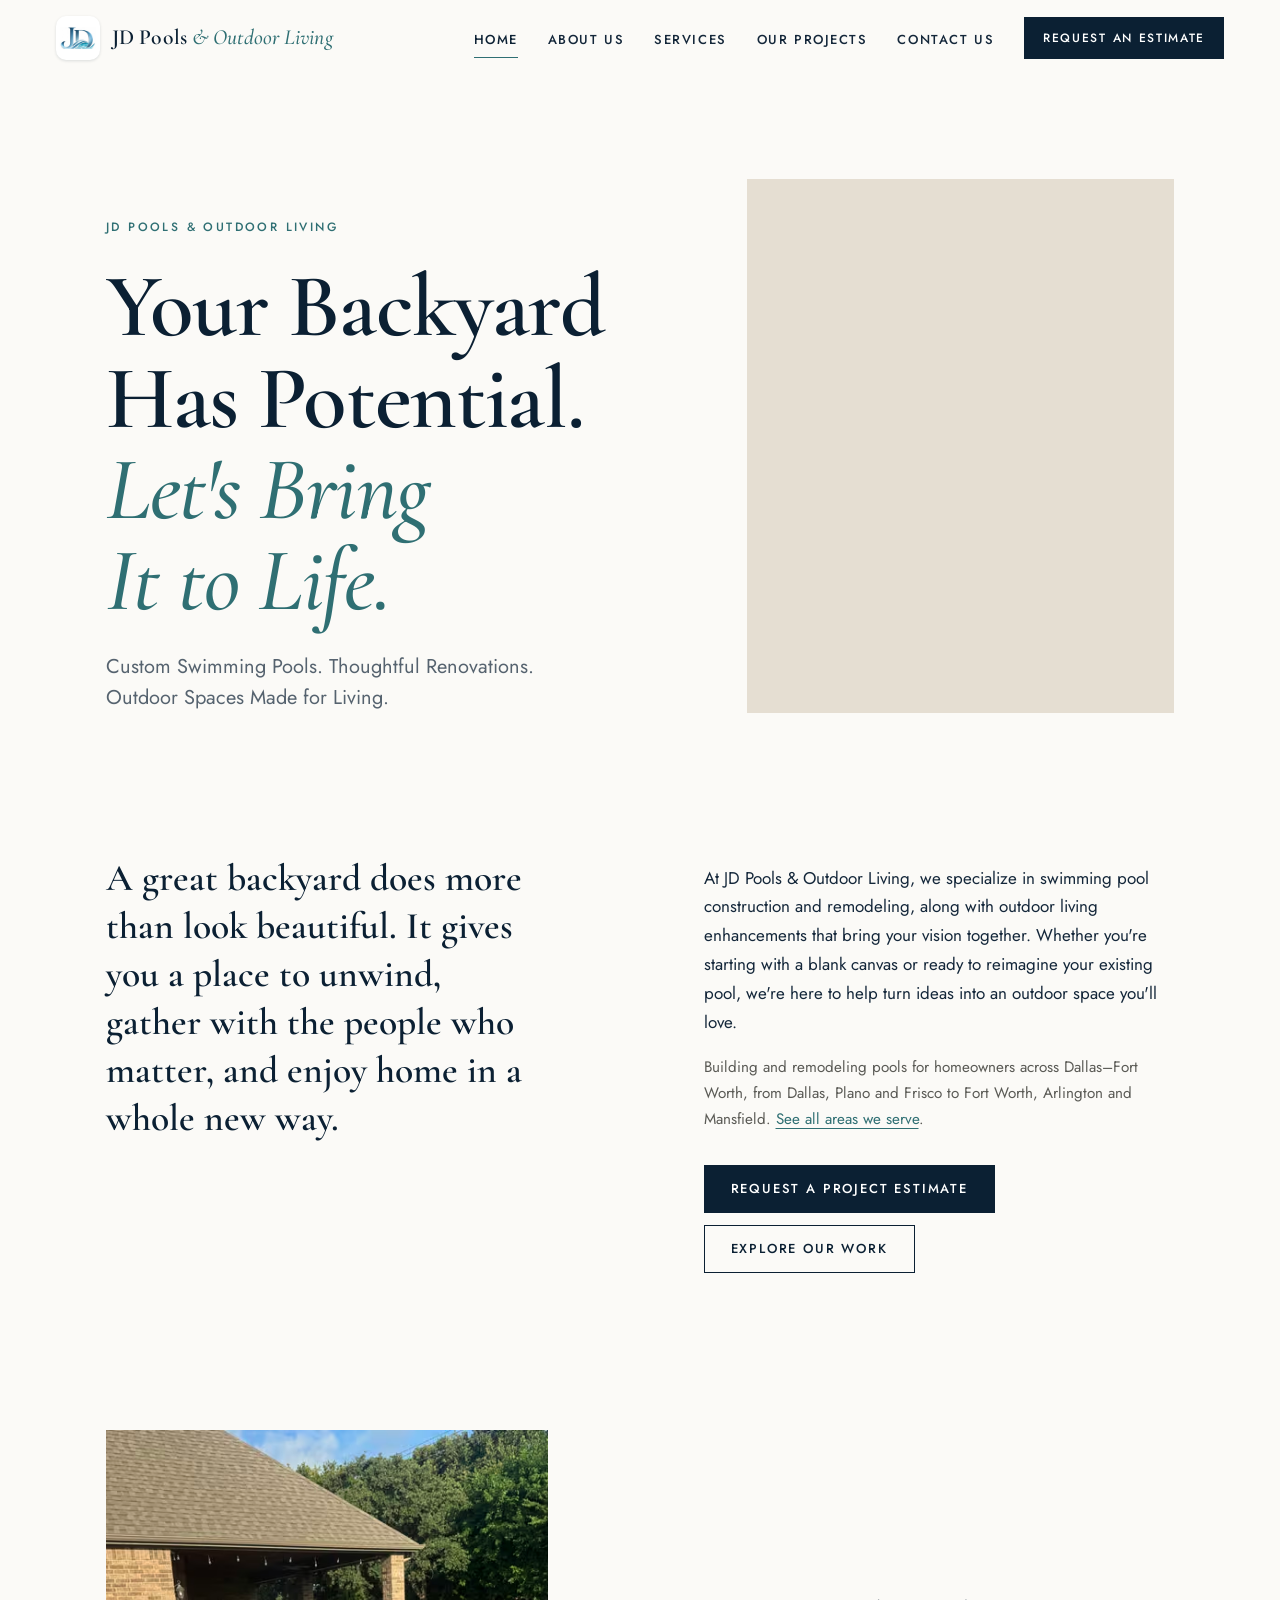
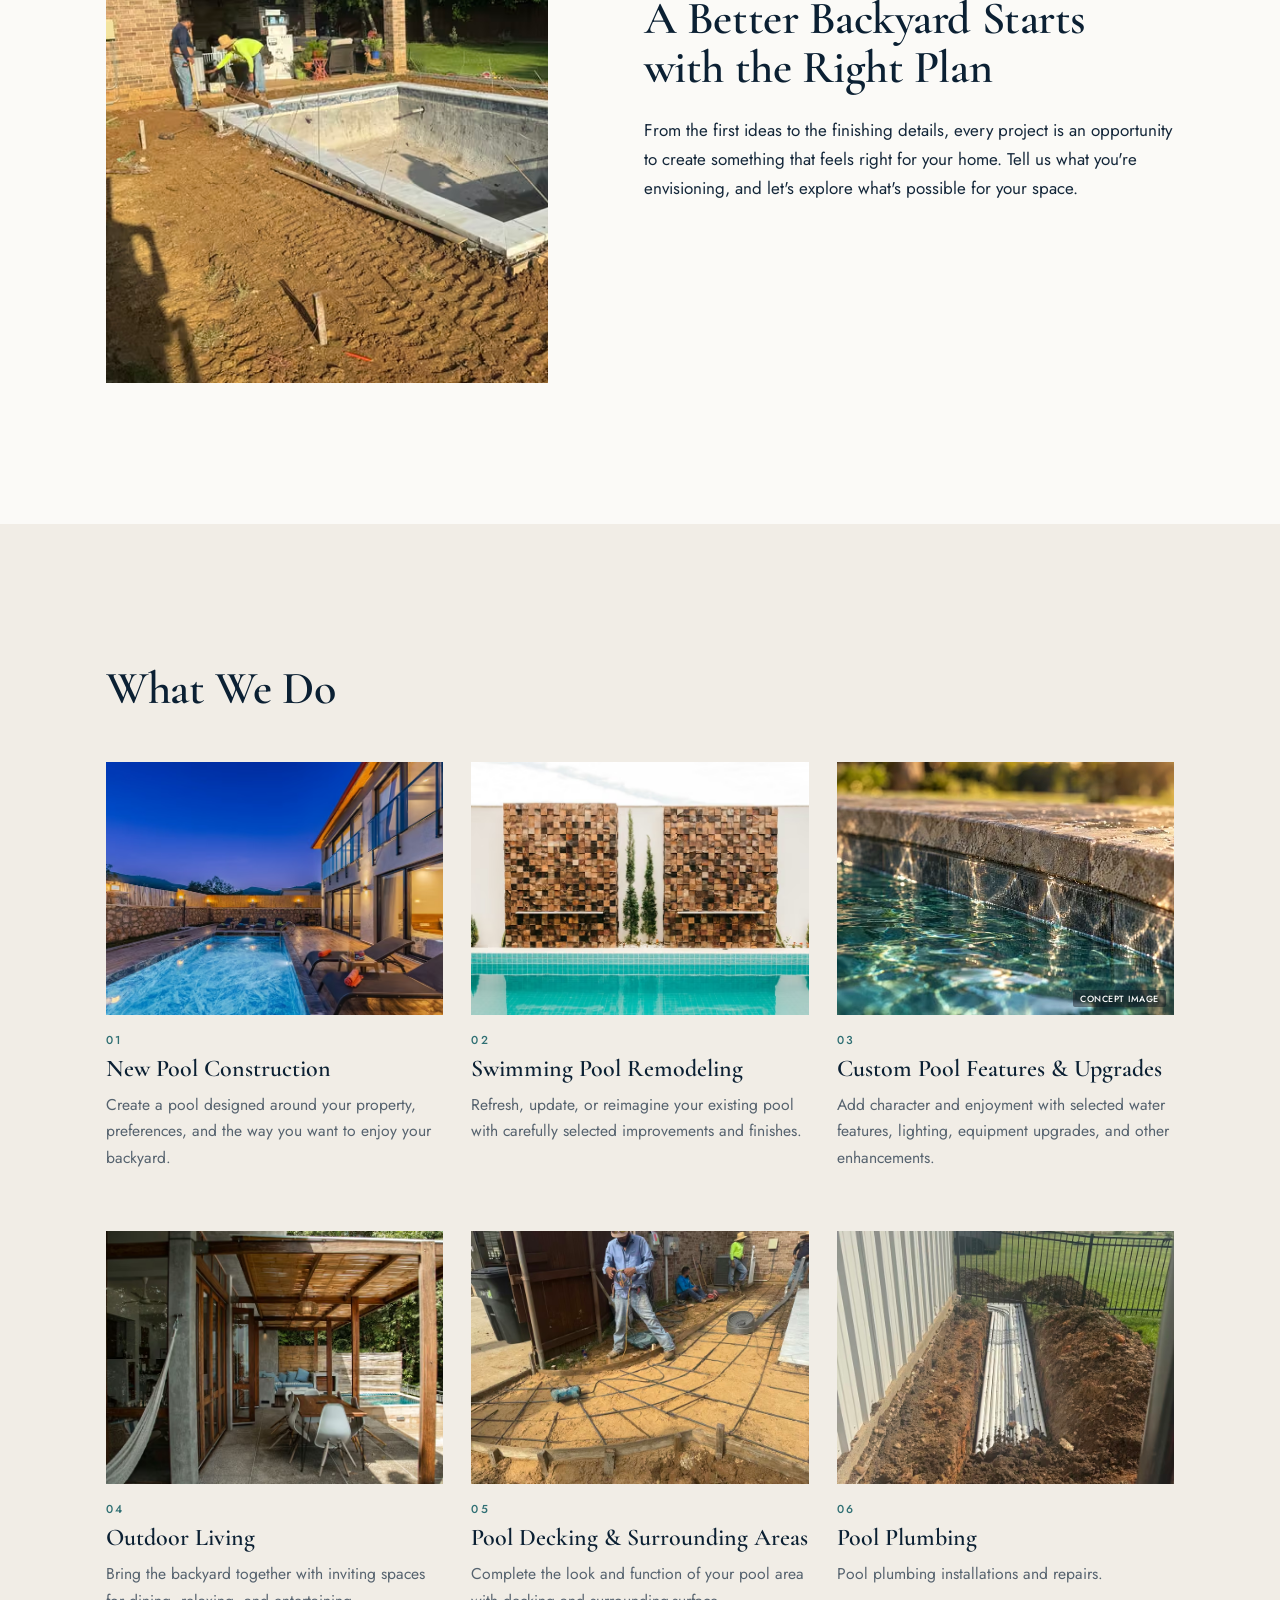
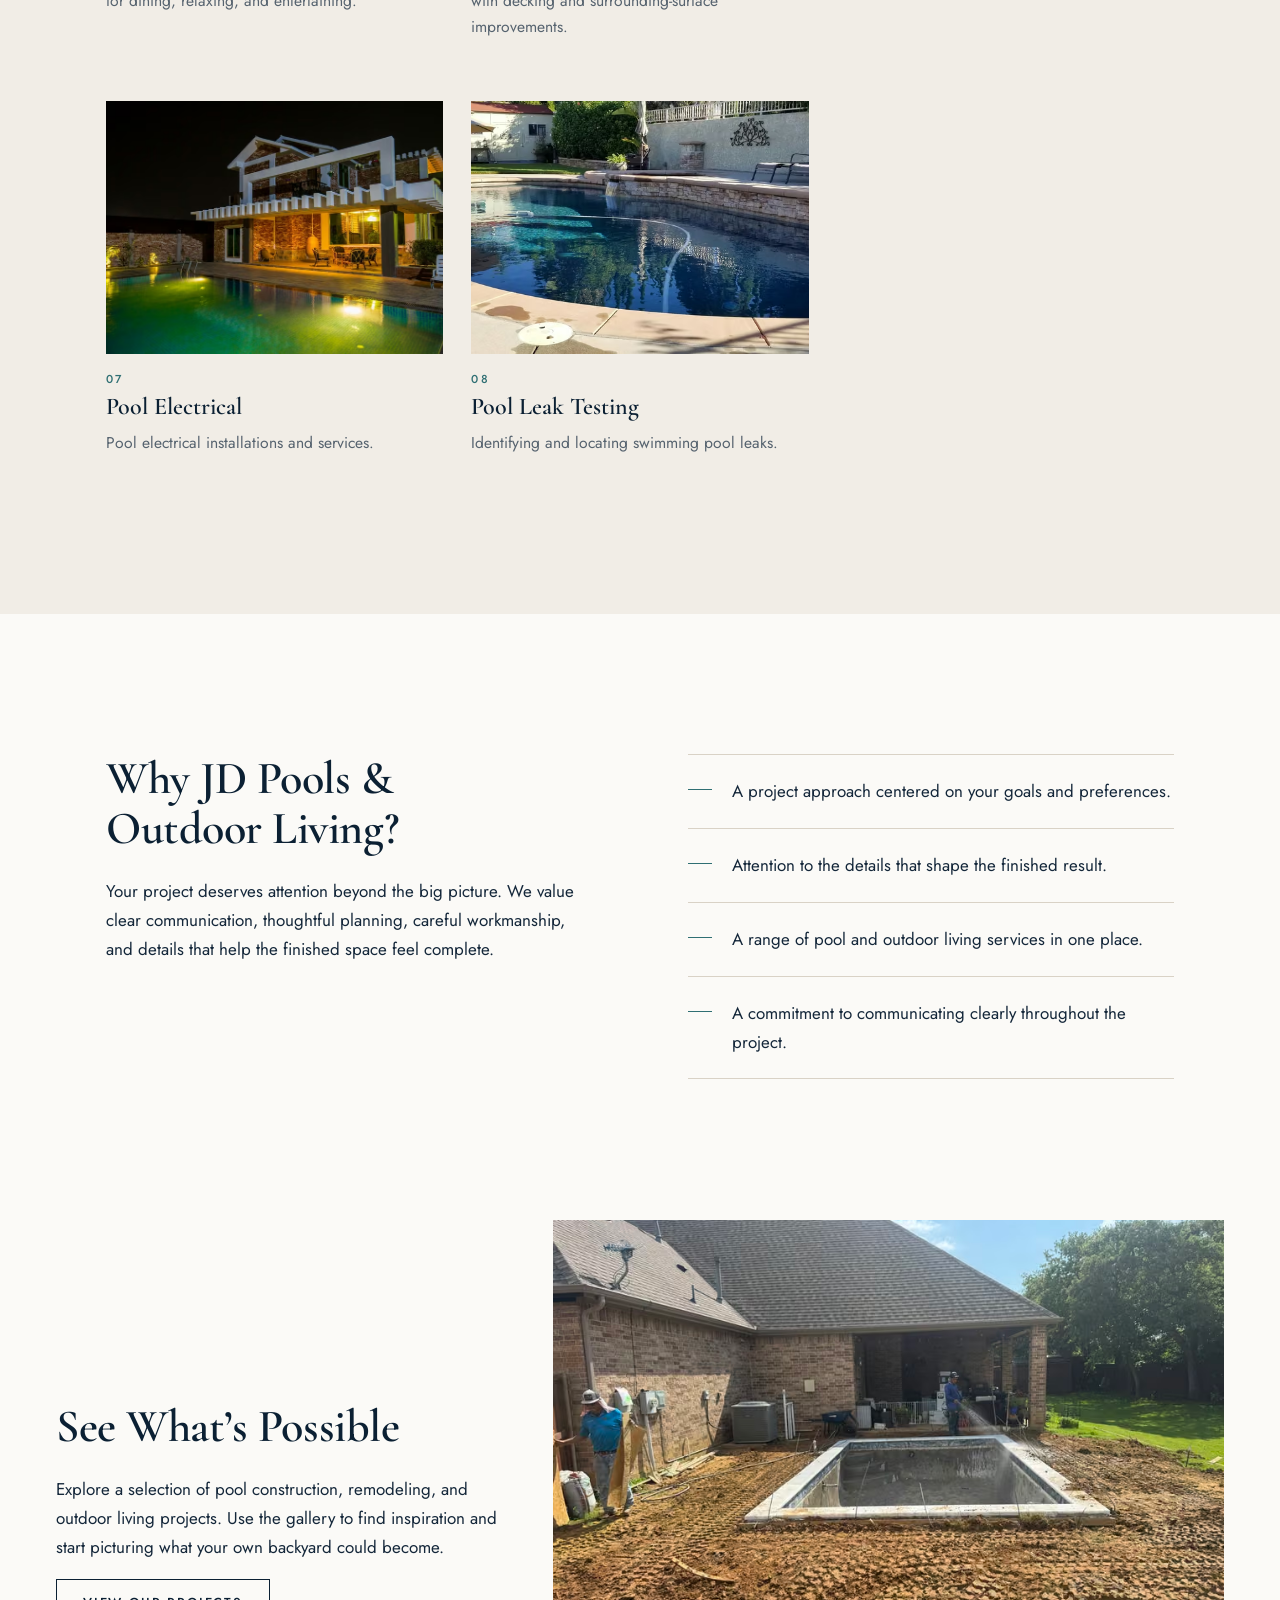
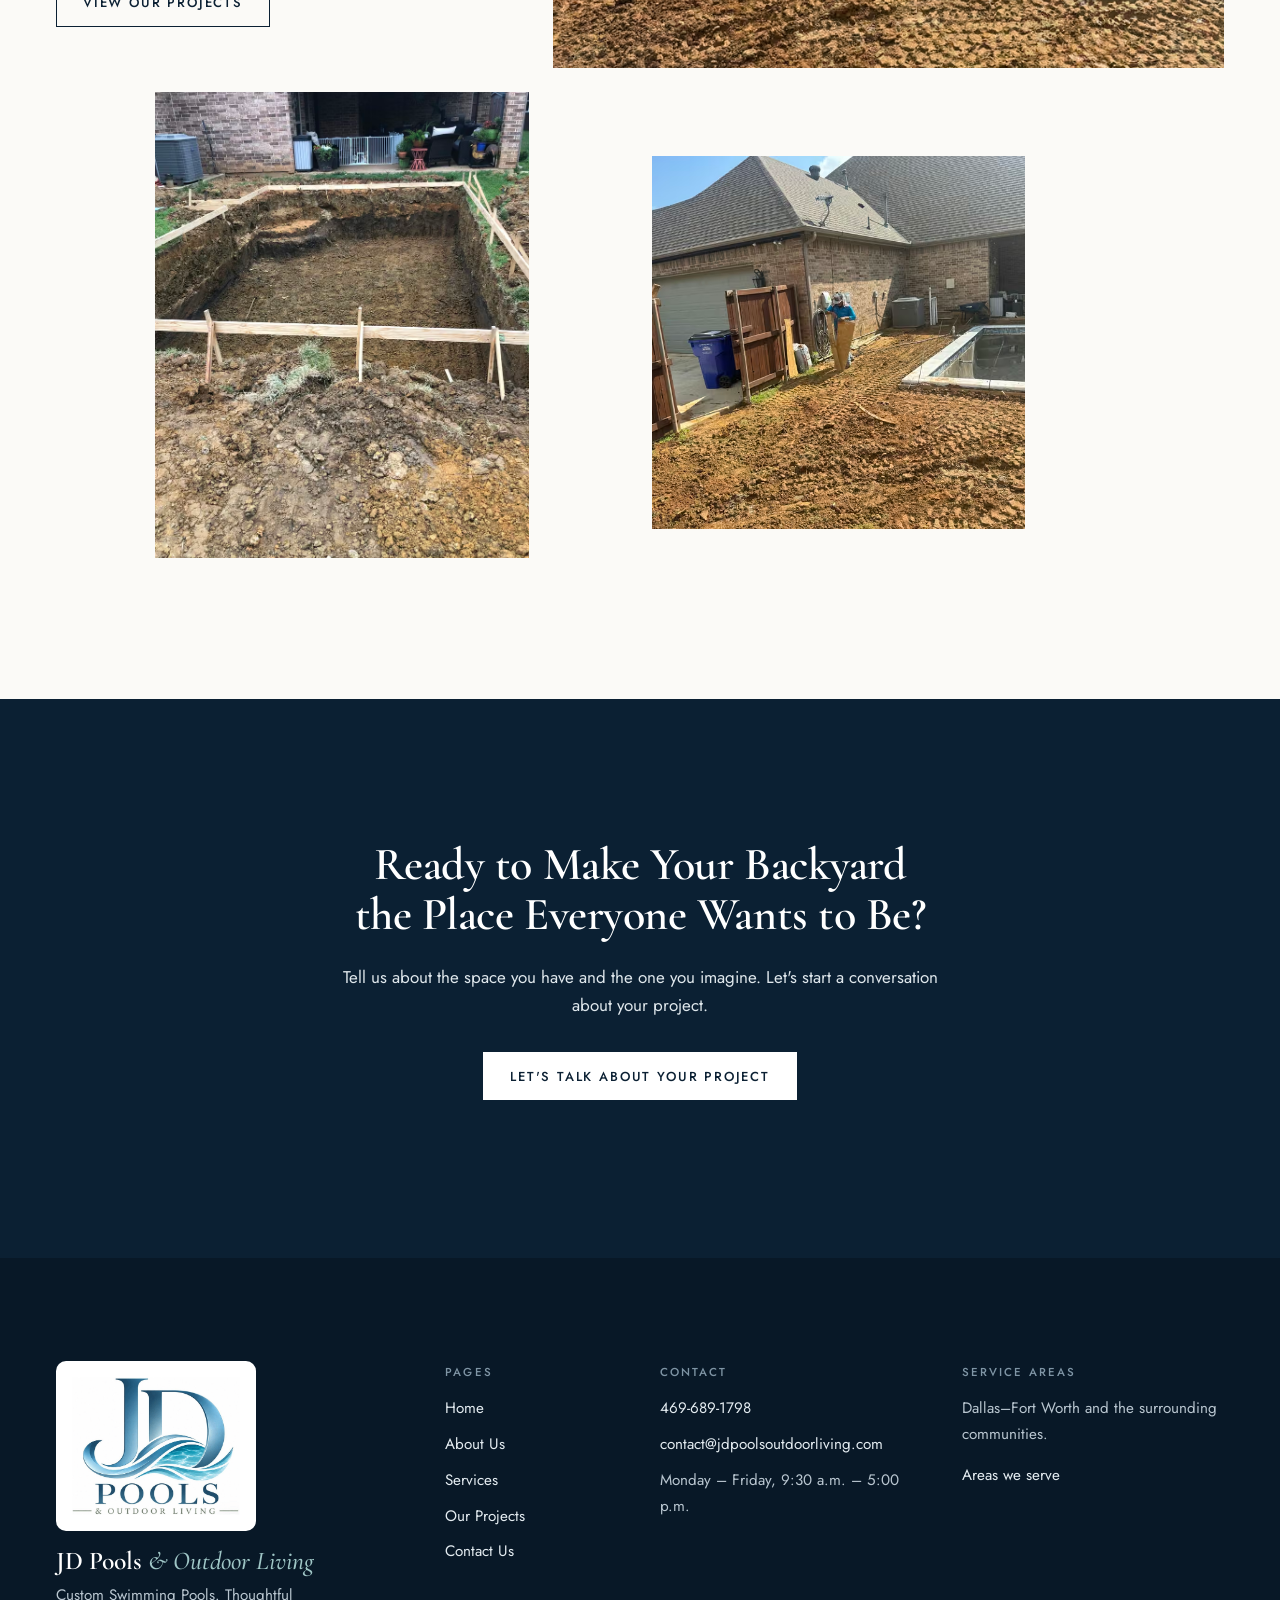
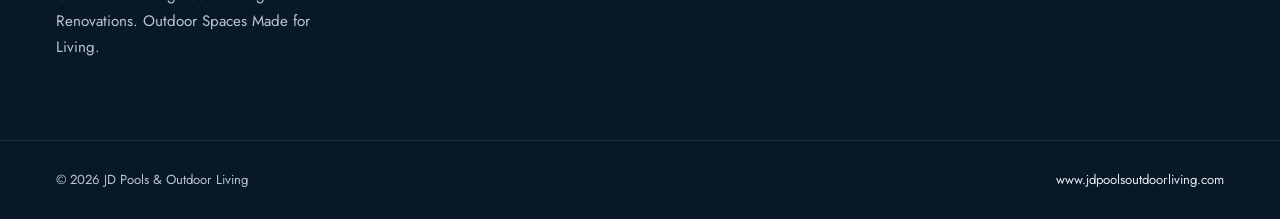
<file: index.html>
<!doctype html>
<html lang="en-US">
<head>
<meta charset="utf-8">
<meta name="viewport" content="width=device-width, initial-scale=1">
<title>Custom Pool Builder in Dallas–Fort Worth | JD Pools &amp; Outdoor Living</title>
<meta name="description" content="Custom swimming pools, thoughtful renovations and outdoor spaces made for living. Pool construction and remodeling across Dallas, Fort Worth, Plano, Frisco, Arlington and nearby DFW cities."><meta name="robots" content="noindex, nofollow"><link rel="canonical" href="https://www.jdpoolsoutdoorliving.com/">
<meta property="og:type" content="website">
<meta property="og:site_name" content="JD Pools &amp; Outdoor Living">
<meta property="og:title" content="Custom Pool Builder in Dallas–Fort Worth | JD Pools &amp; Outdoor Living">
<meta property="og:description" content="Custom swimming pools, thoughtful renovations and outdoor spaces made for living. Pool construction and remodeling across Dallas, Fort Worth, Plano, Frisco, Arlington and nearby DFW cities."><meta property="og:url" content="https://www.jdpoolsoutdoorliving.com/">
<meta property="og:image" content="https://www.jdpoolsoutdoorliving.com/static/img/logo.png"><meta property="og:image:width" content="1122"><meta property="og:image:height" content="937"><meta name="twitter:card" content="summary">
<meta name="theme-color" content="#0b2033">
<link rel="icon" href="static/img/favicon-32.png" type="image/png">
<link rel="icon" href="favicon.ico" sizes="32x32">
<link rel="apple-touch-icon" href="static/img/apple-touch-icon.png">
<link rel="preload" href="static/fonts/cormorantgaramond-600-latin.woff2" as="font" type="font/woff2" crossorigin>
<link rel="preload" href="static/fonts/jost-400-latin.woff2" as="font" type="font/woff2" crossorigin>
<link rel="stylesheet" href="static/css/site.css?v=202611251441">
<link rel="preload" as="image" type="image/avif" media="(max-width: 899px)" imagesrcset="static/img/photos/finished-long-m-480.avif 480w, static/img/photos/finished-long-m-800.avif 800w, static/img/photos/finished-long-m-1200.avif 1200w" imagesizes="calc(100vw - 40px)" fetchpriority="high"><link rel="preload" as="image" type="image/avif" media="(min-width: 900px)" imagesrcset="static/img/photos/finished-long-480.avif 480w, static/img/photos/finished-long-800.avif 800w, static/img/photos/finished-long-1200.avif 1200w" imagesizes="42vw" fetchpriority="high"><script type="application/ld+json">{
 "@context": "https://schema.org",
 "@type": [
  "LocalBusiness",
  "HomeAndConstructionBusiness"
 ],
 "@id": "https://www.jdpoolsoutdoorliving.com/#business",
 "name": "JD Pools & Outdoor Living",
 "url": "https://www.jdpoolsoutdoorliving.com/",
 "logo": "https://www.jdpoolsoutdoorliving.com/static/img/logo.png",
 "image": "https://www.jdpoolsoutdoorliving.com/static/img/logo.png",
 "telephone": "+14696891798",
 "email": "contact@jdpoolsoutdoorliving.com",
 "openingHoursSpecification": [
  {
   "@type": "OpeningHoursSpecification",
   "dayOfWeek": [
    "Monday",
    "Tuesday",
    "Wednesday",
    "Thursday",
    "Friday"
   ],
   "opens": "09:30",
   "closes": "17:00"
  }
 ],
 "areaServed": [
  {
   "@type": "City",
   "name": "Dallas",
   "containedInPlace": {
    "@type": "AdministrativeArea",
    "name": "Dallas County, Texas",
    "containedInPlace": {
     "@type": "State",
     "name": "Texas"
    }
   }
  },
  {
   "@type": "City",
   "name": "Fort Worth",
   "containedInPlace": {
    "@type": "AdministrativeArea",
    "name": "Tarrant County, Texas",
    "containedInPlace": {
     "@type": "State",
     "name": "Texas"
    }
   }
  },
  {
   "@type": "City",
   "name": "Arlington",
   "containedInPlace": {
    "@type": "AdministrativeArea",
    "name": "Tarrant County, Texas",
    "containedInPlace": {
     "@type": "State",
     "name": "Texas"
    }
   }
  },
  {
   "@type": "City",
   "name": "Plano",
   "containedInPlace": {
    "@type": "AdministrativeArea",
    "name": "Collin County, Texas",
    "containedInPlace": {
     "@type": "State",
     "name": "Texas"
    }
   }
  },
  {
   "@type": "City",
   "name": "Frisco",
   "containedInPlace": {
    "@type": "AdministrativeArea",
    "name": "Collin County, Texas",
    "containedInPlace": {
     "@type": "State",
     "name": "Texas"
    }
   }
  },
  {
   "@type": "City",
   "name": "McKinney",
   "containedInPlace": {
    "@type": "AdministrativeArea",
    "name": "Collin County, Texas",
    "containedInPlace": {
     "@type": "State",
     "name": "Texas"
    }
   }
  },
  {
   "@type": "City",
   "name": "Allen",
   "containedInPlace": {
    "@type": "AdministrativeArea",
    "name": "Collin County, Texas",
    "containedInPlace": {
     "@type": "State",
     "name": "Texas"
    }
   }
  },
  {
   "@type": "City",
   "name": "Richardson",
   "containedInPlace": {
    "@type": "AdministrativeArea",
    "name": "Dallas County, Texas",
    "containedInPlace": {
     "@type": "State",
     "name": "Texas"
    }
   }
  },
  {
   "@type": "City",
   "name": "Wylie",
   "containedInPlace": {
    "@type": "AdministrativeArea",
    "name": "Collin County, Texas",
    "containedInPlace": {
     "@type": "State",
     "name": "Texas"
    }
   }
  },
  {
   "@type": "City",
   "name": "Sachse",
   "containedInPlace": {
    "@type": "AdministrativeArea",
    "name": "Dallas County, Texas",
    "containedInPlace": {
     "@type": "State",
     "name": "Texas"
    }
   }
  },
  {
   "@type": "City",
   "name": "Irving",
   "containedInPlace": {
    "@type": "AdministrativeArea",
    "name": "Dallas County, Texas",
    "containedInPlace": {
     "@type": "State",
     "name": "Texas"
    }
   }
  },
  {
   "@type": "City",
   "name": "Garland",
   "containedInPlace": {
    "@type": "AdministrativeArea",
    "name": "Dallas County, Texas",
    "containedInPlace": {
     "@type": "State",
     "name": "Texas"
    }
   }
  },
  {
   "@type": "City",
   "name": "Mesquite",
   "containedInPlace": {
    "@type": "AdministrativeArea",
    "name": "Dallas County, Texas",
    "containedInPlace": {
     "@type": "State",
     "name": "Texas"
    }
   }
  },
  {
   "@type": "City",
   "name": "Grand Prairie",
   "containedInPlace": {
    "@type": "AdministrativeArea",
    "name": "Dallas County, Texas",
    "containedInPlace": {
     "@type": "State",
     "name": "Texas"
    }
   }
  },
  {
   "@type": "City",
   "name": "Carrollton",
   "containedInPlace": {
    "@type": "AdministrativeArea",
    "name": "Dallas County, Texas",
    "containedInPlace": {
     "@type": "State",
     "name": "Texas"
    }
   }
  },
  {
   "@type": "City",
   "name": "Cedar Hill",
   "containedInPlace": {
    "@type": "AdministrativeArea",
    "name": "Dallas County, Texas",
    "containedInPlace": {
     "@type": "State",
     "name": "Texas"
    }
   }
  },
  {
   "@type": "City",
   "name": "DeSoto",
   "containedInPlace": {
    "@type": "AdministrativeArea",
    "name": "Dallas County, Texas",
    "containedInPlace": {
     "@type": "State",
     "name": "Texas"
    }
   }
  },
  {
   "@type": "City",
   "name": "Duncanville",
   "containedInPlace": {
    "@type": "AdministrativeArea",
    "name": "Dallas County, Texas",
    "containedInPlace": {
     "@type": "State",
     "name": "Texas"
    }
   }
  },
  {
   "@type": "City",
   "name": "Grapevine",
   "containedInPlace": {
    "@type": "AdministrativeArea",
    "name": "Tarrant County, Texas",
    "containedInPlace": {
     "@type": "State",
     "name": "Texas"
    }
   }
  },
  {
   "@type": "City",
   "name": "Euless",
   "containedInPlace": {
    "@type": "AdministrativeArea",
    "name": "Tarrant County, Texas",
    "containedInPlace": {
     "@type": "State",
     "name": "Texas"
    }
   }
  },
  {
   "@type": "City",
   "name": "Bedford",
   "containedInPlace": {
    "@type": "AdministrativeArea",
    "name": "Tarrant County, Texas",
    "containedInPlace": {
     "@type": "State",
     "name": "Texas"
    }
   }
  },
  {
   "@type": "City",
   "name": "Hurst",
   "containedInPlace": {
    "@type": "AdministrativeArea",
    "name": "Tarrant County, Texas",
    "containedInPlace": {
     "@type": "State",
     "name": "Texas"
    }
   }
  },
  {
   "@type": "City",
   "name": "Southlake",
   "containedInPlace": {
    "@type": "AdministrativeArea",
    "name": "Tarrant County, Texas",
    "containedInPlace": {
     "@type": "State",
     "name": "Texas"
    }
   }
  },
  {
   "@type": "City",
   "name": "Keller",
   "containedInPlace": {
    "@type": "AdministrativeArea",
    "name": "Tarrant County, Texas",
    "containedInPlace": {
     "@type": "State",
     "name": "Texas"
    }
   }
  },
  {
   "@type": "City",
   "name": "North Richland Hills",
   "containedInPlace": {
    "@type": "AdministrativeArea",
    "name": "Tarrant County, Texas",
    "containedInPlace": {
     "@type": "State",
     "name": "Texas"
    }
   }
  },
  {
   "@type": "City",
   "name": "Colleyville",
   "containedInPlace": {
    "@type": "AdministrativeArea",
    "name": "Tarrant County, Texas",
    "containedInPlace": {
     "@type": "State",
     "name": "Texas"
    }
   }
  },
  {
   "@type": "City",
   "name": "Mansfield",
   "containedInPlace": {
    "@type": "AdministrativeArea",
    "name": "Tarrant County, Texas",
    "containedInPlace": {
     "@type": "State",
     "name": "Texas"
    }
   }
  },
  {
   "@type": "City",
   "name": "Denton",
   "containedInPlace": {
    "@type": "AdministrativeArea",
    "name": "Denton County, Texas",
    "containedInPlace": {
     "@type": "State",
     "name": "Texas"
    }
   }
  },
  {
   "@type": "City",
   "name": "Lewisville",
   "containedInPlace": {
    "@type": "AdministrativeArea",
    "name": "Denton County, Texas",
    "containedInPlace": {
     "@type": "State",
     "name": "Texas"
    }
   }
  },
  {
   "@type": "City",
   "name": "Flower Mound",
   "containedInPlace": {
    "@type": "AdministrativeArea",
    "name": "Denton County, Texas",
    "containedInPlace": {
     "@type": "State",
     "name": "Texas"
    }
   }
  },
  {
   "@type": "City",
   "name": "The Colony",
   "containedInPlace": {
    "@type": "AdministrativeArea",
    "name": "Denton County, Texas",
    "containedInPlace": {
     "@type": "State",
     "name": "Texas"
    }
   }
  },
  {
   "@type": "City",
   "name": "Little Elm",
   "containedInPlace": {
    "@type": "AdministrativeArea",
    "name": "Denton County, Texas",
    "containedInPlace": {
     "@type": "State",
     "name": "Texas"
    }
   }
  },
  {
   "@type": "City",
   "name": "Roanoke",
   "containedInPlace": {
    "@type": "AdministrativeArea",
    "name": "Denton County, Texas",
    "containedInPlace": {
     "@type": "State",
     "name": "Texas"
    }
   }
  },
  {
   "@type": "City",
   "name": "Rockwall",
   "containedInPlace": {
    "@type": "AdministrativeArea",
    "name": "Rockwall County, Texas",
    "containedInPlace": {
     "@type": "State",
     "name": "Texas"
    }
   }
  },
  {
   "@type": "City",
   "name": "Rowlett",
   "containedInPlace": {
    "@type": "AdministrativeArea",
    "name": "Dallas County, Texas",
    "containedInPlace": {
     "@type": "State",
     "name": "Texas"
    }
   }
  },
  {
   "@type": "City",
   "name": "Forney",
   "containedInPlace": {
    "@type": "AdministrativeArea",
    "name": "Kaufman County, Texas",
    "containedInPlace": {
     "@type": "State",
     "name": "Texas"
    }
   }
  },
  {
   "@type": "City",
   "name": "Springtown",
   "containedInPlace": {
    "@type": "AdministrativeArea",
    "name": "Parker County, Texas",
    "containedInPlace": {
     "@type": "State",
     "name": "Texas"
    }
   }
  }
 ],
 "makesOffer": [
  {
   "@type": "Offer",
   "itemOffered": {
    "@type": "Service",
    "name": "New Swimming Pool Construction"
   }
  },
  {
   "@type": "Offer",
   "itemOffered": {
    "@type": "Service",
    "name": "Swimming Pool Remodeling"
   }
  },
  {
   "@type": "Offer",
   "itemOffered": {
    "@type": "Service",
    "name": "Custom Pool Features & Upgrades"
   }
  },
  {
   "@type": "Offer",
   "itemOffered": {
    "@type": "Service",
    "name": "Outdoor Living"
   }
  },
  {
   "@type": "Offer",
   "itemOffered": {
    "@type": "Service",
    "name": "Pool Decking & Surrounding Areas"
   }
  },
  {
   "@type": "Offer",
   "itemOffered": {
    "@type": "Service",
    "name": "Pool Plumbing"
   }
  },
  {
   "@type": "Offer",
   "itemOffered": {
    "@type": "Service",
    "name": "Pool Electrical"
   }
  },
  {
   "@type": "Offer",
   "itemOffered": {
    "@type": "Service",
    "name": "Pool Leak Testing"
   }
  }
 ]
}</script></head>
<body class="page-index hero-a">
<a class="skip" href="#main">Skip to content</a>
<header class="hdr" data-hdr>
  <div class="hdr__in wrap">
    <a class="brand" href="index.html" aria-label="JD Pools &amp; Outdoor Living, home">
      <img class="brand__mark" src="static/img/mark-96.png" width="44" height="44" alt="">
      <span class="brand__name">JD Pools <em>&amp; Outdoor Living</em></span>
    </a>
    <nav class="nav" aria-label="Main">
      <button class="nav__toggle" aria-expanded="false" aria-controls="menu" data-menu-btn><span class="sr">Menu</span><span class="nav__bars" aria-hidden="true"></span></button>
      <ul id="menu" class="nav__list" data-menu>
<li><a href="index.html" aria-current="page">Home</a></li><li><a href="about.html">About Us</a></li><li><a href="services.html">Services</a></li><li><a href="projects.html">Our Projects</a></li><li><a href="contact.html">Contact Us</a></li>        <li class="nav__cta"><a class="btn btn--primary btn--sm" href="contact.html#estimate">Request an Estimate</a></li>
      </ul>
    </nav>
  </div>
</header>
<main id="main">
<section class="heroA" aria-labelledby="h1">
  <div class="wrap heroA__grid">
  <div class="heroA__text">
    <p class="eyebrow">JD Pools &amp; Outdoor Living</p>
    <h1 id="h1" class="display">Your Backyard Has Potential. <span>Let's Bring It to Life.</span></h1>
    <p class="lede">Custom Swimming Pools. Thoughtful Renovations. Outdoor Spaces Made for Living.</p>
  </div>
  <div class="heroA__media">
    <div class="photo heroA__photo" style="aspect-ratio:4/5" data-src="client"><picture><source media="(max-width: 899px)" type="image/avif" srcset="static/img/photos/finished-long-m-480.avif 480w, static/img/photos/finished-long-m-800.avif 800w, static/img/photos/finished-long-m-1200.avif 1200w" sizes="calc(100vw - 40px)"><source media="(max-width: 899px)" type="image/webp" srcset="static/img/photos/finished-long-m-480.webp 480w, static/img/photos/finished-long-m-800.webp 800w, static/img/photos/finished-long-m-1200.webp 1200w" sizes="calc(100vw - 40px)"><source media="(max-width: 899px)" srcset="static/img/photos/finished-long-m-480.jpg 480w, static/img/photos/finished-long-m-800.jpg 800w, static/img/photos/finished-long-m-1200.jpg 1200w" sizes="calc(100vw - 40px)"><source type="image/avif" srcset="static/img/photos/finished-long-480.avif 480w, static/img/photos/finished-long-800.avif 800w, static/img/photos/finished-long-1200.avif 1200w" sizes="(min-width: 900px) 42vw, calc(100vw - 40px)"><source type="image/webp" srcset="static/img/photos/finished-long-480.webp 480w, static/img/photos/finished-long-800.webp 800w, static/img/photos/finished-long-1200.webp 1200w" sizes="(min-width: 900px) 42vw, calc(100vw - 40px)"><img src="static/img/photos/finished-long-1200.jpg" srcset="static/img/photos/finished-long-480.jpg 480w, static/img/photos/finished-long-800.jpg 800w, static/img/photos/finished-long-1200.jpg 1200w" sizes="(min-width: 900px) 42vw, calc(100vw - 40px)" alt="Finished gunite pool with blue water, exposed-aggregate deck and brick home behind, under a summer sky" width="1200" height="1600" fetchpriority="high" loading="eager" decoding="async" style="object-position:50% 60%"></picture></div>
  </div>
  </div>
</section>

<section class="intro wrap" aria-label="Introduction">
  <div class="intro__grid">
    <p class="intro__big">A great backyard does more than look beautiful. It gives you a place to unwind, gather with the people who matter, and enjoy home in a whole new way.</p>
    <div class="intro__body">
      <p>At JD Pools &amp; Outdoor Living, we specialize in swimming pool construction and remodeling, along with outdoor living enhancements that bring your vision together. Whether you're starting with a blank canvas or ready to reimagine your existing pool, we're here to help turn ideas into an outdoor space you'll love.</p>
      <p class="seo-line">Building and remodeling pools for homeowners across Dallas–Fort Worth, from Dallas, Plano and Frisco to Fort Worth, Arlington and Mansfield. <a class="link" href="contact.html#areas">See all areas we serve</a>.</p>
<p class="btnrow"><a class="btn btn--primary" href="contact.html#estimate">Request a Project Estimate</a> <a class="btn btn--ghost" href="projects.html">Explore Our Work</a></p>    </div>
  </div>
</section>

<section class="split wrap" aria-labelledby="plan">
  <div class="split__media"><div class="photo " style="aspect-ratio:4/5" data-src="client"><picture><source type="image/avif" srcset="static/img/photos/coping-crew-480.avif 480w, static/img/photos/coping-crew-800.avif 800w, static/img/photos/coping-crew-1200.avif 1200w, static/img/photos/coping-crew-1600.avif 1600w" sizes="(min-width: 1100px) 50vw, 100vw"><source type="image/webp" srcset="static/img/photos/coping-crew-480.webp 480w, static/img/photos/coping-crew-800.webp 800w, static/img/photos/coping-crew-1200.webp 1200w, static/img/photos/coping-crew-1600.webp 1600w" sizes="(min-width: 1100px) 50vw, 100vw"><img src="static/img/photos/coping-crew-1200.jpg" srcset="static/img/photos/coping-crew-480.jpg 480w, static/img/photos/coping-crew-800.jpg 800w, static/img/photos/coping-crew-1200.jpg 1200w, static/img/photos/coping-crew-1600.jpg 1600w" sizes="(min-width: 1100px) 50vw, 100vw" alt="Crew finishing coping around a new pool shell beside a covered brick patio" width="1200" height="900" loading="lazy" decoding="async" style="object-position:40% 50%"></picture></div></div>
  <div class="split__text">
    <h2 id="plan" class="h2">A Better Backyard Starts with the Right Plan</h2>
    <p>From the first ideas to the finishing details, every project is an opportunity to create something that feels right for your home. Tell us what you're envisioning, and let's explore what's possible for your space.</p>
  </div>
</section>

<section class="services-teaser" aria-labelledby="wwd">
  <div class="wrap">
    <h2 id="wwd" class="h2">What We Do</h2>
    <ol class="svc-list">
      <li class="svc-item">
        <a href="services.html#new-pool-construction" class="svc-item__link">
          <div class="photo " style="aspect-ratio:4/3" data-src="stock"><picture><source type="image/avif" srcset="static/img/photos/px-26859062-480.avif 480w, static/img/photos/px-26859062-800.avif 800w, static/img/photos/px-26859062-1200.avif 1200w, static/img/photos/px-26859062-1600.avif 1600w, static/img/photos/px-26859062-1920.avif 1920w" sizes="(min-width: 1100px) 50vw, 100vw"><source type="image/webp" srcset="static/img/photos/px-26859062-480.webp 480w, static/img/photos/px-26859062-800.webp 800w, static/img/photos/px-26859062-1200.webp 1200w, static/img/photos/px-26859062-1600.webp 1600w, static/img/photos/px-26859062-1920.webp 1920w" sizes="(min-width: 1100px) 50vw, 100vw"><img src="static/img/photos/px-26859062-1200.jpg" srcset="static/img/photos/px-26859062-480.jpg 480w, static/img/photos/px-26859062-800.jpg 800w, static/img/photos/px-26859062-1200.jpg 1200w, static/img/photos/px-26859062-1600.jpg 1600w, static/img/photos/px-26859062-1920.jpg 1920w" sizes="(min-width: 1100px) 50vw, 100vw" alt="Lit backyard pool and lounge chairs at dusk (stock photo)" width="1200" height="800" loading="lazy" decoding="async" style="object-position:50% 55%"></picture></div>
          <span class="svc-item__num" aria-hidden="true">01</span>
          <h3 class="h3">New Pool Construction</h3>
          <p>Create a pool designed around your property, preferences, and the way you want to enjoy your backyard.</p>
        </a>
      </li>
      <li class="svc-item">
        <a href="services.html#pool-remodeling" class="svc-item__link">
          <div class="photo " style="aspect-ratio:4/3" data-src="stock"><picture><source type="image/avif" srcset="static/img/photos/px-5563470-480.avif 480w, static/img/photos/px-5563470-800.avif 800w, static/img/photos/px-5563470-1200.avif 1200w, static/img/photos/px-5563470-1600.avif 1600w, static/img/photos/px-5563470-1920.avif 1920w" sizes="(min-width: 1100px) 50vw, 100vw"><source type="image/webp" srcset="static/img/photos/px-5563470-480.webp 480w, static/img/photos/px-5563470-800.webp 800w, static/img/photos/px-5563470-1200.webp 1200w, static/img/photos/px-5563470-1600.webp 1600w, static/img/photos/px-5563470-1920.webp 1920w" sizes="(min-width: 1100px) 50vw, 100vw"><img src="static/img/photos/px-5563470-1200.jpg" srcset="static/img/photos/px-5563470-480.jpg 480w, static/img/photos/px-5563470-800.jpg 800w, static/img/photos/px-5563470-1200.jpg 1200w, static/img/photos/px-5563470-1600.jpg 1600w, static/img/photos/px-5563470-1920.jpg 1920w" sizes="(min-width: 1100px) 50vw, 100vw" alt="Modern pool edge with a wood feature wall and still water (stock photo)" width="1200" height="800" loading="lazy" decoding="async" style="object-position:50% 50%"></picture></div>
          <span class="svc-item__num" aria-hidden="true">02</span>
          <h3 class="h3">Swimming Pool Remodeling</h3>
          <p>Refresh, update, or reimagine your existing pool with carefully selected improvements and finishes.</p>
        </a>
      </li>
      <li class="svc-item">
        <a href="services.html#pool-features" class="svc-item__link">
          <div class="photo " style="aspect-ratio:4/3" data-src="concept"><picture><source type="image/avif" srcset="static/img/photos/cx-d1-480.avif 480w, static/img/photos/cx-d1-800.avif 800w, static/img/photos/cx-d1-1200.avif 1200w, static/img/photos/cx-d1-1600.avif 1600w, static/img/photos/cx-d1-1920.avif 1920w" sizes="(min-width: 1100px) 50vw, 100vw"><source type="image/webp" srcset="static/img/photos/cx-d1-480.webp 480w, static/img/photos/cx-d1-800.webp 800w, static/img/photos/cx-d1-1200.webp 1200w, static/img/photos/cx-d1-1600.webp 1600w, static/img/photos/cx-d1-1920.webp 1920w" sizes="(min-width: 1100px) 50vw, 100vw"><img src="static/img/photos/cx-d1-1200.jpg" srcset="static/img/photos/cx-d1-480.jpg 480w, static/img/photos/cx-d1-800.jpg 800w, static/img/photos/cx-d1-1200.jpg 1200w, static/img/photos/cx-d1-1600.jpg 1600w, static/img/photos/cx-d1-1920.jpg 1920w" sizes="(min-width: 1100px) 50vw, 100vw" alt="Close view of wet stone coping and waterline tile in golden light (concept image)" width="1200" height="675" loading="lazy" decoding="async" style="object-position:50% 50%"></picture></div>
          <span class="svc-item__num" aria-hidden="true">03</span>
          <h3 class="h3">Custom Pool Features &amp; Upgrades</h3>
          <p>Add character and enjoyment with selected water features, lighting, equipment upgrades, and other enhancements.</p>
        </a>
      </li>
      <li class="svc-item">
        <a href="services.html#outdoor-living" class="svc-item__link">
          <div class="photo " style="aspect-ratio:4/3" data-src="stock"><picture><source type="image/avif" srcset="static/img/photos/px-6779229-480.avif 480w, static/img/photos/px-6779229-800.avif 800w, static/img/photos/px-6779229-1200.avif 1200w, static/img/photos/px-6779229-1600.avif 1600w, static/img/photos/px-6779229-1920.avif 1920w" sizes="(min-width: 1100px) 50vw, 100vw"><source type="image/webp" srcset="static/img/photos/px-6779229-480.webp 480w, static/img/photos/px-6779229-800.webp 800w, static/img/photos/px-6779229-1200.webp 1200w, static/img/photos/px-6779229-1600.webp 1600w, static/img/photos/px-6779229-1920.webp 1920w" sizes="(min-width: 1100px) 50vw, 100vw"><img src="static/img/photos/px-6779229-1200.jpg" srcset="static/img/photos/px-6779229-480.jpg 480w, static/img/photos/px-6779229-800.jpg 800w, static/img/photos/px-6779229-1200.jpg 1200w, static/img/photos/px-6779229-1600.jpg 1600w, static/img/photos/px-6779229-1920.jpg 1920w" sizes="(min-width: 1100px) 50vw, 100vw" alt="Covered patio dining area opening onto a backyard pool (stock photo)" width="1200" height="800" loading="lazy" decoding="async" style="object-position:50% 50%"></picture></div>
          <span class="svc-item__num" aria-hidden="true">04</span>
          <h3 class="h3">Outdoor Living</h3>
          <p>Bring the backyard together with inviting spaces for dining, relaxing, and entertaining.</p>
        </a>
      </li>
      <li class="svc-item">
        <a href="services.html#pool-decking" class="svc-item__link">
          <div class="photo " style="aspect-ratio:4/3" data-src="client"><picture><source type="image/avif" srcset="static/img/photos/jd-deck-8514-480.avif 480w, static/img/photos/jd-deck-8514-800.avif 800w, static/img/photos/jd-deck-8514-1200.avif 1200w, static/img/photos/jd-deck-8514-1600.avif 1600w" sizes="(min-width: 1100px) 50vw, 100vw"><source type="image/webp" srcset="static/img/photos/jd-deck-8514-480.webp 480w, static/img/photos/jd-deck-8514-800.webp 800w, static/img/photos/jd-deck-8514-1200.webp 1200w, static/img/photos/jd-deck-8514-1600.webp 1600w" sizes="(min-width: 1100px) 50vw, 100vw"><img src="static/img/photos/jd-deck-8514-1200.jpg" srcset="static/img/photos/jd-deck-8514-480.jpg 480w, static/img/photos/jd-deck-8514-800.jpg 800w, static/img/photos/jd-deck-8514-1200.jpg 1200w, static/img/photos/jd-deck-8514-1600.jpg 1600w" sizes="(min-width: 1100px) 50vw, 100vw" alt="Workers setting deck steel around a newly coped pool" width="1200" height="900" loading="lazy" decoding="async" style="object-position:50% 55%"></picture></div>
          <span class="svc-item__num" aria-hidden="true">05</span>
          <h3 class="h3">Pool Decking &amp; Surrounding Areas</h3>
          <p>Complete the look and function of your pool area with decking and surrounding-surface improvements.</p>
        </a>
      </li>
      <li class="svc-item">
        <a href="services.html#pool-plumbing" class="svc-item__link">
          <div class="photo " style="aspect-ratio:4/3" data-src="client"><picture><source type="image/avif" srcset="static/img/photos/jd-plumb-7554-480.avif 480w, static/img/photos/jd-plumb-7554-800.avif 800w, static/img/photos/jd-plumb-7554-1200.avif 1200w, static/img/photos/jd-plumb-7554-1600.avif 1600w" sizes="(min-width: 1100px) 50vw, 100vw"><source type="image/webp" srcset="static/img/photos/jd-plumb-7554-480.webp 480w, static/img/photos/jd-plumb-7554-800.webp 800w, static/img/photos/jd-plumb-7554-1200.webp 1200w, static/img/photos/jd-plumb-7554-1600.webp 1600w" sizes="(min-width: 1100px) 50vw, 100vw"><img src="static/img/photos/jd-plumb-7554-1200.jpg" srcset="static/img/photos/jd-plumb-7554-480.jpg 480w, static/img/photos/jd-plumb-7554-800.jpg 800w, static/img/photos/jd-plumb-7554-1200.jpg 1200w, static/img/photos/jd-plumb-7554-1600.jpg 1600w" sizes="(min-width: 1100px) 50vw, 100vw" alt="New pool plumbing lines in a trench beside the equipment area" width="1200" height="1600" loading="lazy" decoding="async" style="object-position:50% 55%"></picture></div>
          <span class="svc-item__num" aria-hidden="true">06</span>
          <h3 class="h3">Pool Plumbing</h3>
          <p>Pool plumbing installations and repairs.</p>
        </a>
      </li>
      <li class="svc-item">
        <a href="services.html#pool-electrical" class="svc-item__link">
          <div class="photo " style="aspect-ratio:4/3" data-src="stock"><picture><source type="image/avif" srcset="static/img/photos/px-12975922-480.avif 480w, static/img/photos/px-12975922-800.avif 800w, static/img/photos/px-12975922-1200.avif 1200w, static/img/photos/px-12975922-1600.avif 1600w, static/img/photos/px-12975922-1920.avif 1920w" sizes="(min-width: 1100px) 50vw, 100vw"><source type="image/webp" srcset="static/img/photos/px-12975922-480.webp 480w, static/img/photos/px-12975922-800.webp 800w, static/img/photos/px-12975922-1200.webp 1200w, static/img/photos/px-12975922-1600.webp 1600w, static/img/photos/px-12975922-1920.webp 1920w" sizes="(min-width: 1100px) 50vw, 100vw"><img src="static/img/photos/px-12975922-1200.jpg" srcset="static/img/photos/px-12975922-480.jpg 480w, static/img/photos/px-12975922-800.jpg 800w, static/img/photos/px-12975922-1200.jpg 1200w, static/img/photos/px-12975922-1600.jpg 1600w, static/img/photos/px-12975922-1920.jpg 1920w" sizes="(min-width: 1100px) 50vw, 100vw" alt="House and backyard pool lit at night (stock photo)" width="1200" height="800" loading="lazy" decoding="async" style="object-position:50% 50%"></picture></div>
          <span class="svc-item__num" aria-hidden="true">07</span>
          <h3 class="h3">Pool Electrical</h3>
          <p>Pool electrical installations and services.</p>
        </a>
      </li>
      <li class="svc-item">
        <a href="services.html#leak-testing" class="svc-item__link">
          <div class="photo " style="aspect-ratio:4/3" data-src="stock"><picture><source type="image/avif" srcset="static/img/photos/stock-pool-service-480.avif 480w, static/img/photos/stock-pool-service-800.avif 800w, static/img/photos/stock-pool-service-1200.avif 1200w, static/img/photos/stock-pool-service-1600.avif 1600w" sizes="(min-width: 1100px) 50vw, 100vw"><source type="image/webp" srcset="static/img/photos/stock-pool-service-480.webp 480w, static/img/photos/stock-pool-service-800.webp 800w, static/img/photos/stock-pool-service-1200.webp 1200w, static/img/photos/stock-pool-service-1600.webp 1600w" sizes="(min-width: 1100px) 50vw, 100vw"><img src="static/img/photos/stock-pool-service-1200.jpg" srcset="static/img/photos/stock-pool-service-480.jpg 480w, static/img/photos/stock-pool-service-800.jpg 800w, static/img/photos/stock-pool-service-1200.jpg 1200w, static/img/photos/stock-pool-service-1600.jpg 1600w" sizes="(min-width: 1100px) 50vw, 100vw" alt="Backyard pool during a service visit, with the skimmer lid off and a hose line in the water (stock photo)" width="1200" height="584" loading="lazy" decoding="async" style="object-position:50% 55%"></picture></div>
          <span class="svc-item__num" aria-hidden="true">08</span>
          <h3 class="h3">Pool Leak Testing</h3>
          <p>Identifying and locating swimming pool leaks.</p>
        </a>
      </li>
    </ol>
  </div>
</section>

<section class="why wrap" aria-labelledby="why">
  <div class="why__head">
    <h2 id="why" class="h2">Why JD Pools &amp; Outdoor Living?</h2>
    <p>Your project deserves attention beyond the big picture. We value clear communication, thoughtful planning, careful workmanship, and details that help the finished space feel complete.</p>
  </div>
  <ul class="why__list">
    <li>A project approach centered on your goals and preferences.</li>
    <li>Attention to the details that shape the finished result.</li>
    <li>A range of pool and outdoor living services in one place.</li>
    <li>A commitment to communicating clearly throughout the project.</li>
  </ul>
</section>

<section class="possible" aria-labelledby="see">
  <div class="wrap possible__grid">
    <div class="possible__text">
      <h2 id="see" class="h2">See What&rsquo;s Possible</h2>
      <p>Explore a selection of pool construction, remodeling, and outdoor living projects. Use the gallery to find inspiration and start picturing what your own backyard could become.</p>
      <p><a class="btn btn--ghost" href="projects.html">View Our Projects</a></p>
    </div>
    <div class="possible__a"><div class="photo " style="aspect-ratio:3/2" data-src="client"><picture><source type="image/avif" srcset="static/img/photos/jd-shell-8496-480.avif 480w, static/img/photos/jd-shell-8496-800.avif 800w, static/img/photos/jd-shell-8496-1200.avif 1200w, static/img/photos/jd-shell-8496-1600.avif 1600w" sizes="(min-width: 1100px) 50vw, 100vw"><source type="image/webp" srcset="static/img/photos/jd-shell-8496-480.webp 480w, static/img/photos/jd-shell-8496-800.webp 800w, static/img/photos/jd-shell-8496-1200.webp 1200w, static/img/photos/jd-shell-8496-1600.webp 1600w" sizes="(min-width: 1100px) 50vw, 100vw"><img src="static/img/photos/jd-shell-8496-1200.jpg" srcset="static/img/photos/jd-shell-8496-480.jpg 480w, static/img/photos/jd-shell-8496-800.jpg 800w, static/img/photos/jd-shell-8496-1200.jpg 1200w, static/img/photos/jd-shell-8496-1600.jpg 1600w" sizes="(min-width: 1100px) 50vw, 100vw" alt="Gunite pool shell in a Mansfield backyard, before plaster and water" width="1200" height="900" loading="lazy" decoding="async" style="object-position:50% 55%"></picture></div></div>
    <div class="possible__b"><div class="photo " style="aspect-ratio:4/5" data-src="client"><picture><source type="image/avif" srcset="static/img/photos/jd-ex-4188-480.avif 480w, static/img/photos/jd-ex-4188-800.avif 800w, static/img/photos/jd-ex-4188-1200.avif 1200w, static/img/photos/jd-ex-4188-1600.avif 1600w" sizes="(min-width: 1100px) 50vw, 100vw"><source type="image/webp" srcset="static/img/photos/jd-ex-4188-480.webp 480w, static/img/photos/jd-ex-4188-800.webp 800w, static/img/photos/jd-ex-4188-1200.webp 1200w, static/img/photos/jd-ex-4188-1600.webp 1600w" sizes="(min-width: 1100px) 50vw, 100vw"><img src="static/img/photos/jd-ex-4188-1200.jpg" srcset="static/img/photos/jd-ex-4188-480.jpg 480w, static/img/photos/jd-ex-4188-800.jpg 800w, static/img/photos/jd-ex-4188-1200.jpg 1200w, static/img/photos/jd-ex-4188-1600.jpg 1600w" sizes="(min-width: 1100px) 50vw, 100vw" alt="Early excavation for a new backyard pool in Mansfield" width="1200" height="1600" loading="lazy" decoding="async" style="object-position:50% 50%"></picture></div></div>
    <div class="possible__c"><div class="photo " style="aspect-ratio:1/1" data-src="client"><picture><source type="image/avif" srcset="static/img/photos/jd-shell-8495-480.avif 480w, static/img/photos/jd-shell-8495-800.avif 800w, static/img/photos/jd-shell-8495-1200.avif 1200w, static/img/photos/jd-shell-8495-1600.avif 1600w" sizes="(min-width: 1100px) 50vw, 100vw"><source type="image/webp" srcset="static/img/photos/jd-shell-8495-480.webp 480w, static/img/photos/jd-shell-8495-800.webp 800w, static/img/photos/jd-shell-8495-1200.webp 1200w, static/img/photos/jd-shell-8495-1600.webp 1600w" sizes="(min-width: 1100px) 50vw, 100vw"><img src="static/img/photos/jd-shell-8495-1200.jpg" srcset="static/img/photos/jd-shell-8495-480.jpg 480w, static/img/photos/jd-shell-8495-800.jpg 800w, static/img/photos/jd-shell-8495-1200.jpg 1200w, static/img/photos/jd-shell-8495-1600.jpg 1600w" sizes="(min-width: 1100px) 50vw, 100vw" alt="Gunite pool shell beside a covered brick patio in Mansfield" width="1200" height="900" loading="lazy" decoding="async" style="object-position:50% 55%"></picture></div></div>
  </div>
</section>

<section class="cta" aria-labelledby="cta-h">
  <div class="wrap cta__in">
    <h2 id="cta-h" class="h2 h2--light">Ready to Make Your Backyard the Place Everyone Wants to Be?</h2>
<p>Tell us about the space you have and the one you imagine. Let&#39;s start a conversation about your project.</p>    <p class="btnrow"><a class="btn btn--light" href="contact.html#estimate">Let&#39;s Talk About Your Project</a></p>
  </div>
</section></main>
<footer class="ftr">
  <div class="wrap ftr__grid">
    <div class="ftr__brand">
      <img class="footer__logo" src="static/img/logo-600.png" width="200" height="167" alt="JD Pools &amp; Outdoor Living logo" loading="lazy">
      <p class="ftr__name">JD Pools <em>&amp; Outdoor Living</em></p>
      <p class="ftr__line">Custom Swimming Pools. Thoughtful Renovations. Outdoor Spaces Made for Living.</p>
    </div>
    <nav class="ftr__col" aria-label="Footer">
      <h2 class="ftr__h">Pages</h2>
      <ul><li><a href="index.html">Home</a></li><li><a href="about.html">About Us</a></li><li><a href="services.html">Services</a></li><li><a href="projects.html">Our Projects</a></li><li><a href="contact.html">Contact Us</a></li></ul>
    </nav>
    <div class="ftr__col">
      <h2 class="ftr__h">Contact</h2>
      <ul>
        <li><a href="tel:+14696891798">469-689-1798</a></li>
        <li><a href="mailto:contact@jdpoolsoutdoorliving.com">contact@jdpoolsoutdoorliving.com</a></li>
        <li>Monday – Friday, 9:30 a.m. – 5:00 p.m.</li>
      </ul>
    </div>
    <div class="ftr__col">
      <h2 class="ftr__h">Service Areas</h2>
      <p>Dallas–Fort Worth and the surrounding communities.</p>
      <p><a class="link" href="contact.html#areas">Areas we serve</a></p>
    </div>
  </div>
  <div class="wrap ftr__base">
    <p>&copy; 2026 JD Pools &amp; Outdoor Living</p>
    <p><a href="https://www.jdpoolsoutdoorliving.com/">www.jdpoolsoutdoorliving.com</a></p>
  </div>
</footer>
<script src="static/js/site.js?v=202611251441" defer></script>
</body>
</html>
</file>
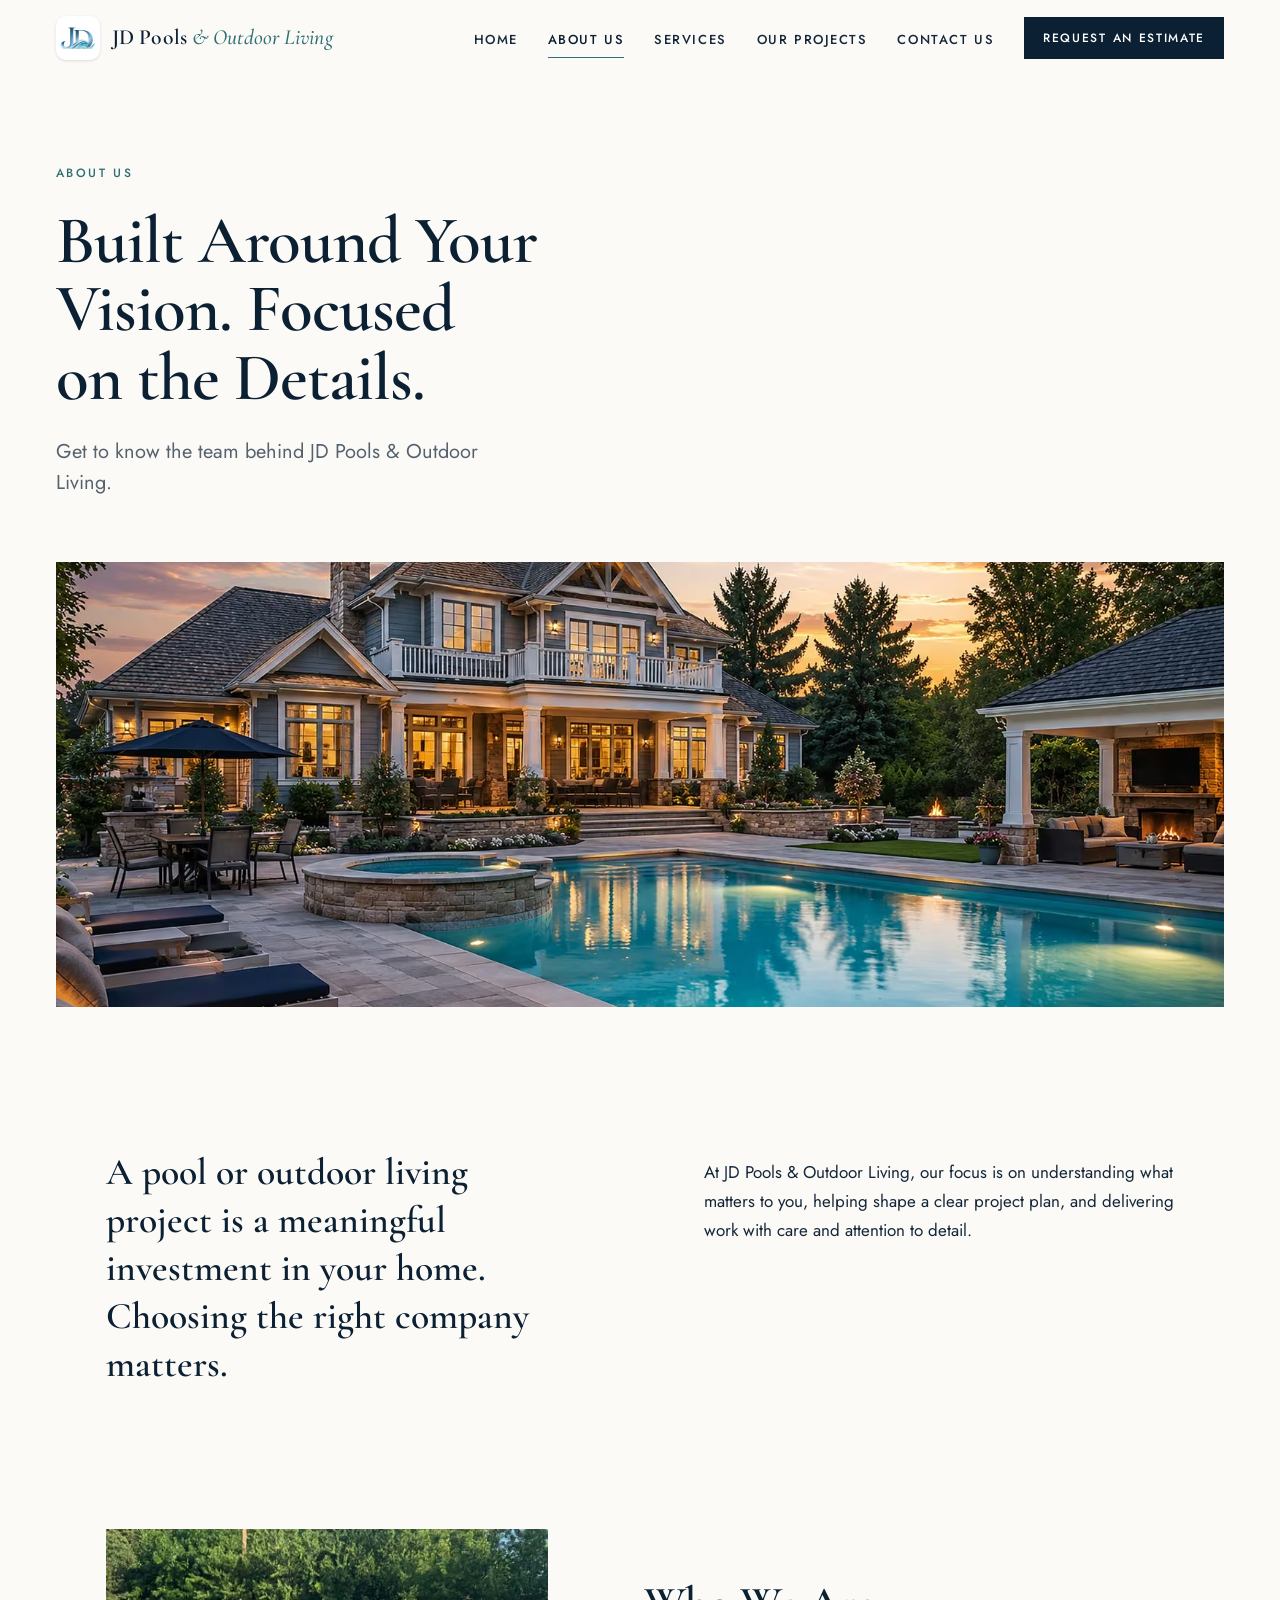
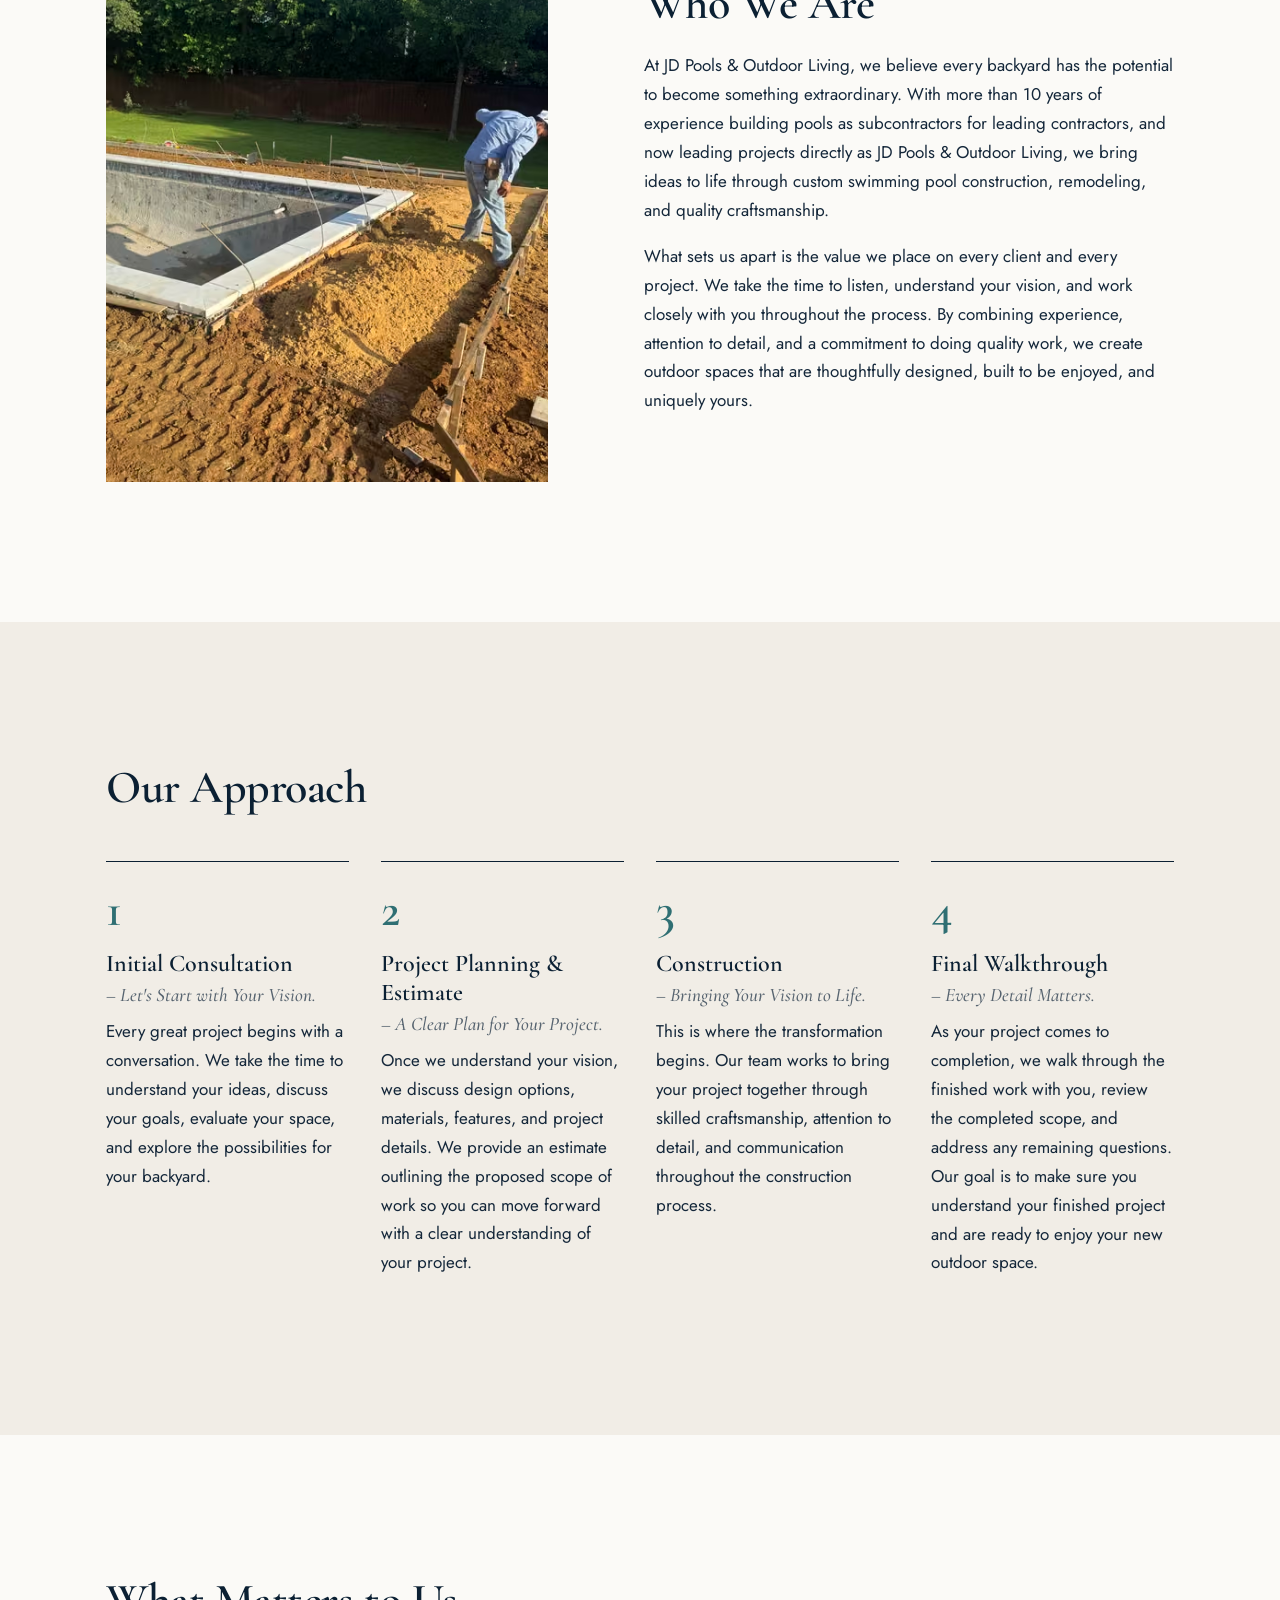
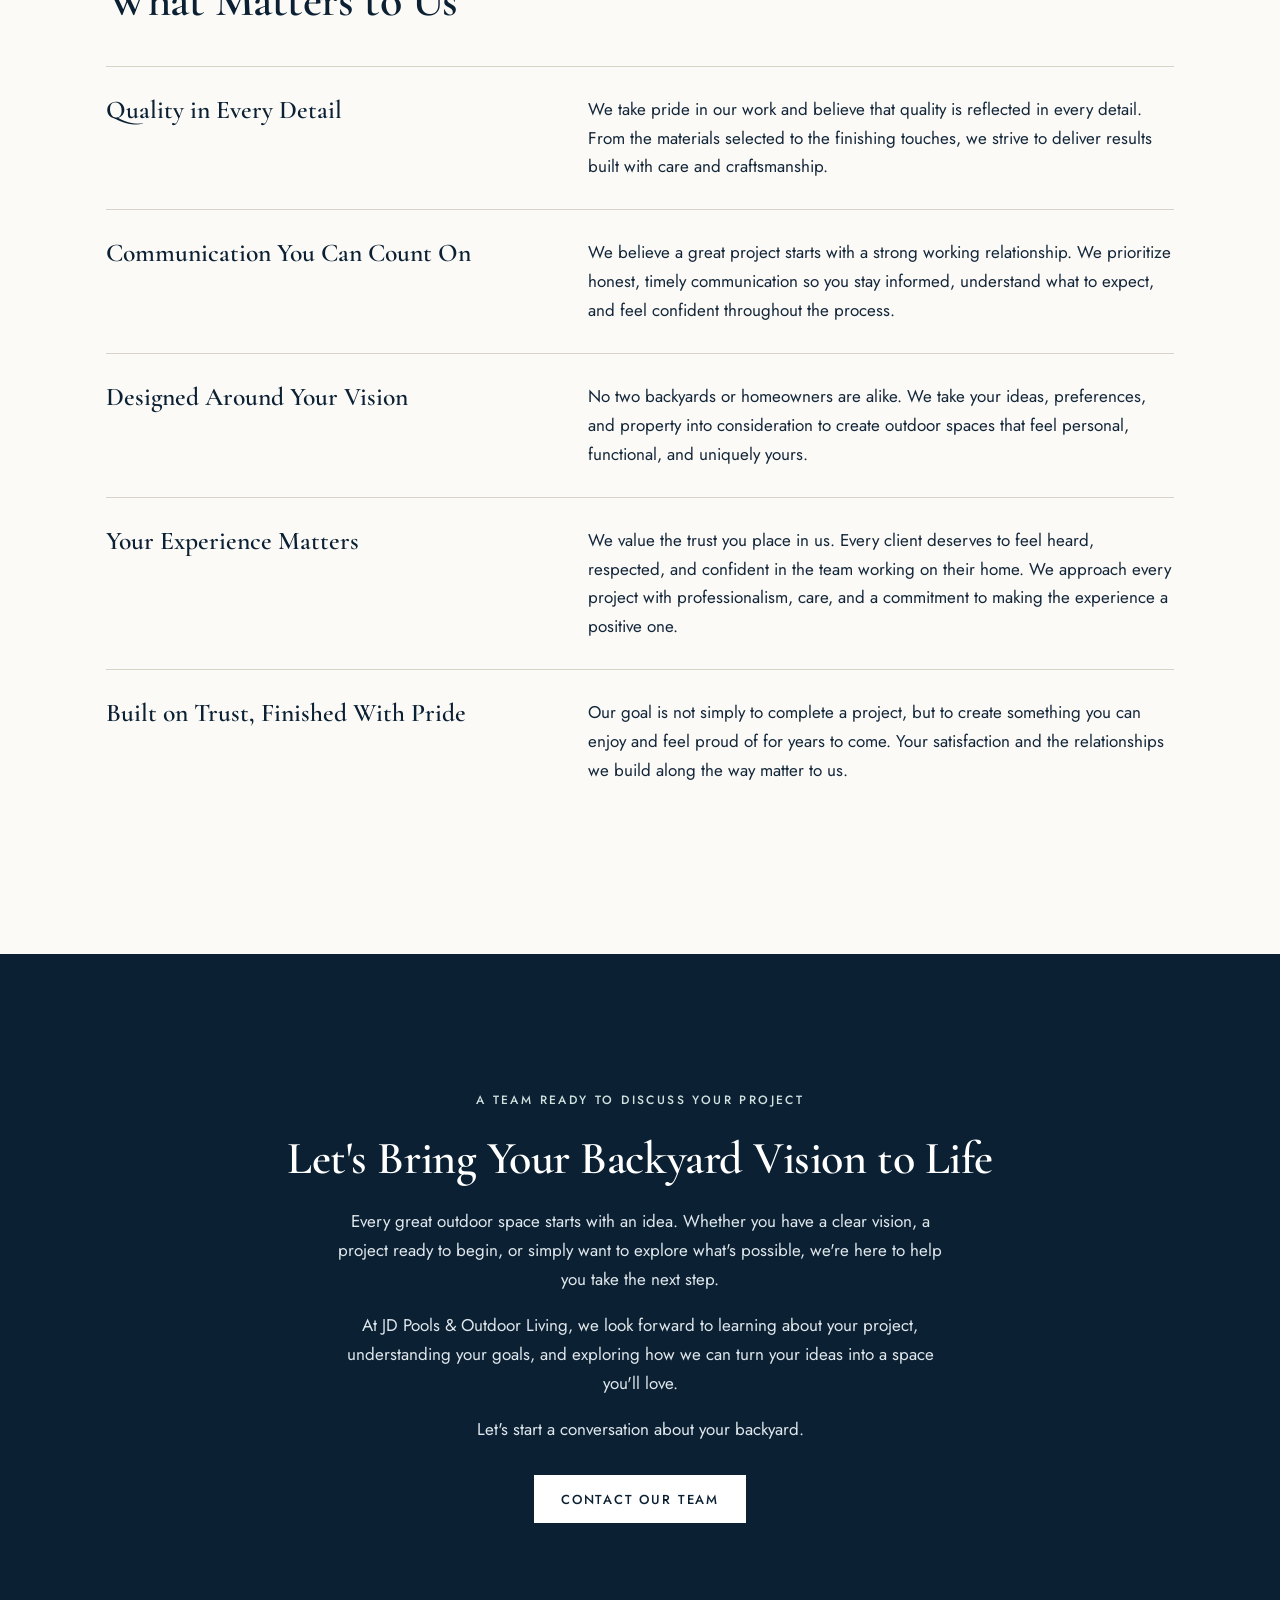
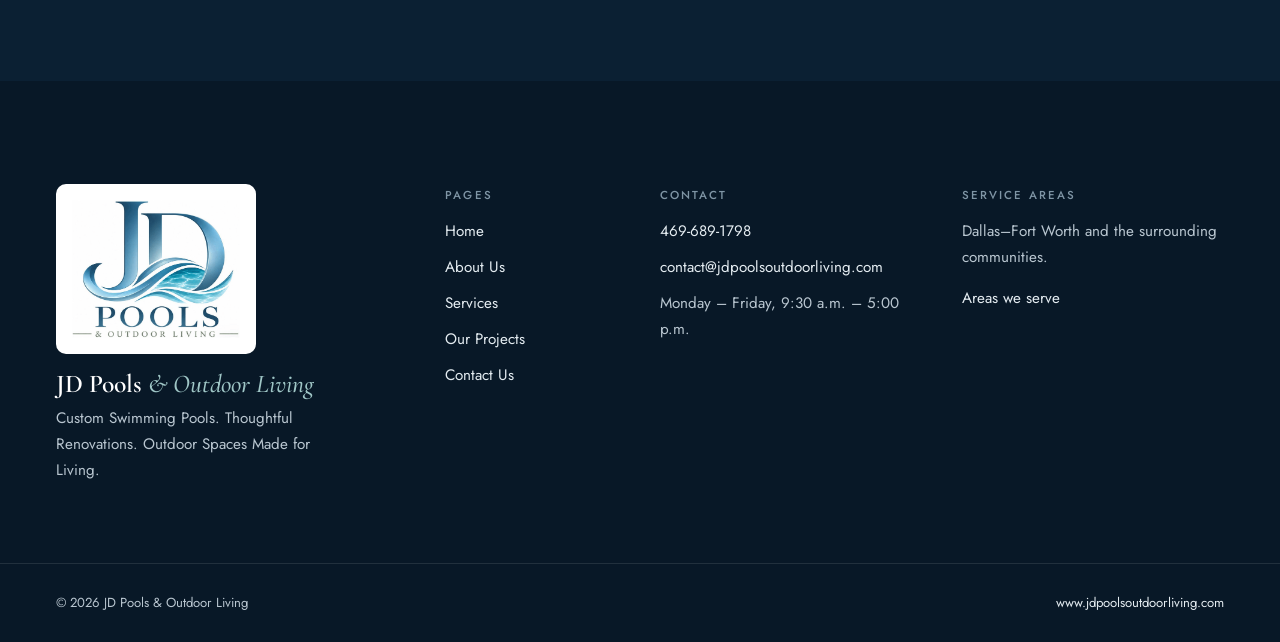
<file: about.html>
<!doctype html>
<html lang="en-US">
<head>
<meta charset="utf-8">
<meta name="viewport" content="width=device-width, initial-scale=1">
<title>About Us | Dallas–Fort Worth Pool Builder | JD Pools &amp; Outdoor Living</title>
<meta name="description" content="Get to know the team behind JD Pools &amp; Outdoor Living, building and remodeling swimming pools for homeowners across Dallas–Fort Worth."><meta name="robots" content="noindex, nofollow"><link rel="canonical" href="https://www.jdpoolsoutdoorliving.com/about.html">
<meta property="og:type" content="website">
<meta property="og:site_name" content="JD Pools &amp; Outdoor Living">
<meta property="og:title" content="About Us | Dallas–Fort Worth Pool Builder | JD Pools &amp; Outdoor Living">
<meta property="og:description" content="Get to know the team behind JD Pools &amp; Outdoor Living, building and remodeling swimming pools for homeowners across Dallas–Fort Worth."><meta property="og:url" content="https://www.jdpoolsoutdoorliving.com/about.html">
<meta property="og:image" content="https://www.jdpoolsoutdoorliving.com/static/img/logo.png"><meta property="og:image:width" content="1122"><meta property="og:image:height" content="937"><meta name="twitter:card" content="summary">
<meta name="theme-color" content="#0b2033">
<link rel="icon" href="static/img/favicon-32.png" type="image/png">
<link rel="icon" href="favicon.ico" sizes="32x32">
<link rel="apple-touch-icon" href="static/img/apple-touch-icon.png">
<link rel="preload" href="static/fonts/cormorantgaramond-600-latin.woff2" as="font" type="font/woff2" crossorigin>
<link rel="preload" href="static/fonts/jost-400-latin.woff2" as="font" type="font/woff2" crossorigin>
<link rel="stylesheet" href="static/css/site.css?v=202611251441">
</head>
<body class="page-about">
<a class="skip" href="#main">Skip to content</a>
<header class="hdr" data-hdr>
  <div class="hdr__in wrap">
    <a class="brand" href="index.html" aria-label="JD Pools &amp; Outdoor Living, home">
      <img class="brand__mark" src="static/img/mark-96.png" width="44" height="44" alt="">
      <span class="brand__name">JD Pools <em>&amp; Outdoor Living</em></span>
    </a>
    <nav class="nav" aria-label="Main">
      <button class="nav__toggle" aria-expanded="false" aria-controls="menu" data-menu-btn><span class="sr">Menu</span><span class="nav__bars" aria-hidden="true"></span></button>
      <ul id="menu" class="nav__list" data-menu>
<li><a href="index.html">Home</a></li><li><a href="about.html" aria-current="page">About Us</a></li><li><a href="services.html">Services</a></li><li><a href="projects.html">Our Projects</a></li><li><a href="contact.html">Contact Us</a></li>        <li class="nav__cta"><a class="btn btn--primary btn--sm" href="contact.html#estimate">Request an Estimate</a></li>
      </ul>
    </nav>
  </div>
</header>
<main id="main">
<section class="phero" aria-labelledby="h1">
  <div class="wrap phero__text">
    <p class="eyebrow">About Us</p>
    <h1 id="h1" class="display display--page">Built Around Your Vision. Focused on the Details.</h1>
    <p class="lede">Get to know the team behind JD Pools &amp; Outdoor Living.</p>
  </div>
  <div class="wrap wrap--wide"><div class="photo ph--stone ph--banner" style="aspect-ratio:21/8" data-src="adobe"><picture><source media="(max-width: 899px)" type="image/avif" srcset="static/img/photos/as-2088294755-m-480.avif 480w, static/img/photos/as-2088294755-m-800.avif 800w, static/img/photos/as-2088294755-m-1200.avif 1200w, static/img/photos/as-2088294755-m-1600.avif 1600w" sizes="100vw"><source media="(max-width: 899px)" type="image/webp" srcset="static/img/photos/as-2088294755-m-480.webp 480w, static/img/photos/as-2088294755-m-800.webp 800w, static/img/photos/as-2088294755-m-1200.webp 1200w, static/img/photos/as-2088294755-m-1600.webp 1600w" sizes="100vw"><source media="(max-width: 899px)" srcset="static/img/photos/as-2088294755-m-480.jpg 480w, static/img/photos/as-2088294755-m-800.jpg 800w, static/img/photos/as-2088294755-m-1200.jpg 1200w, static/img/photos/as-2088294755-m-1600.jpg 1600w" sizes="100vw"><source type="image/avif" srcset="static/img/photos/as-2088294755-480.avif 480w, static/img/photos/as-2088294755-800.avif 800w, static/img/photos/as-2088294755-1200.avif 1200w, static/img/photos/as-2088294755-1600.avif 1600w, static/img/photos/as-2088294755-1920.avif 1920w" sizes="100vw"><source type="image/webp" srcset="static/img/photos/as-2088294755-480.webp 480w, static/img/photos/as-2088294755-800.webp 800w, static/img/photos/as-2088294755-1200.webp 1200w, static/img/photos/as-2088294755-1600.webp 1600w, static/img/photos/as-2088294755-1920.webp 1920w" sizes="100vw"><img src="static/img/photos/as-2088294755-1200.jpg" srcset="static/img/photos/as-2088294755-480.jpg 480w, static/img/photos/as-2088294755-800.jpg 800w, static/img/photos/as-2088294755-1200.jpg 1200w, static/img/photos/as-2088294755-1600.jpg 1600w, static/img/photos/as-2088294755-1920.jpg 1920w" sizes="100vw" alt="Finished backyard pool at sunset in front of a lit craftsman-style house, with a raised spa and a covered outdoor kitchen" width="1200" height="800" fetchpriority="high" loading="eager" decoding="async" style="object-position:50% 52%"></picture></div></div>
</section><section class="intro wrap" aria-label="Introduction">
  <div class="intro__grid">
    <p class="intro__big">A pool or outdoor living project is a meaningful investment in your home. Choosing the right company matters.</p>
    <div class="intro__body"><p>At JD Pools &amp; Outdoor Living, our focus is on understanding what matters to you, helping shape a clear project plan, and delivering work with care and attention to detail.</p></div>
  </div>
</section>

<section class="split wrap" aria-labelledby="who">
  <div class="split__media"><div class="photo " style="aspect-ratio:4/5" data-src="client"><picture><source type="image/avif" srcset="static/img/photos/crew-deck-forms-480.avif 480w, static/img/photos/crew-deck-forms-800.avif 800w, static/img/photos/crew-deck-forms-1200.avif 1200w, static/img/photos/crew-deck-forms-1600.avif 1600w" sizes="(min-width: 1100px) 50vw, 100vw"><source type="image/webp" srcset="static/img/photos/crew-deck-forms-480.webp 480w, static/img/photos/crew-deck-forms-800.webp 800w, static/img/photos/crew-deck-forms-1200.webp 1200w, static/img/photos/crew-deck-forms-1600.webp 1600w" sizes="(min-width: 1100px) 50vw, 100vw"><img src="static/img/photos/crew-deck-forms-1200.jpg" srcset="static/img/photos/crew-deck-forms-480.jpg 480w, static/img/photos/crew-deck-forms-800.jpg 800w, static/img/photos/crew-deck-forms-1200.jpg 1200w, static/img/photos/crew-deck-forms-1600.jpg 1600w" sizes="(min-width: 1100px) 50vw, 100vw" alt="Crew member setting deck forms beside a newly coped pool" width="1200" height="900" loading="lazy" decoding="async" style="object-position:55% 50%"></picture></div></div>
  <div class="split__text">
    <h2 id="who" class="h2">Who We Are</h2>
    <p>At JD Pools &amp; Outdoor Living, we believe every backyard has the potential to become something extraordinary. With more than 10 years of experience building pools as subcontractors for leading contractors, and now leading projects directly as JD Pools &amp; Outdoor Living, we bring ideas to life through custom swimming pool construction, remodeling, and quality craftsmanship.</p>
    <p>What sets us apart is the value we place on every client and every project. We take the time to listen, understand your vision, and work closely with you throughout the process. By combining experience, attention to detail, and a commitment to doing quality work, we create outdoor spaces that are thoughtfully designed, built to be enjoyed, and uniquely yours.</p>
  </div>
</section>

<section class="process" aria-labelledby="approach">
  <div class="wrap">
    <h2 id="approach" class="h2">Our Approach</h2>
    <ol class="steps">
      <li class="step">
        <span class="step__n" aria-hidden="true">1</span>
        <h3 class="h3">Initial Consultation <span class="step__k">&ndash; Let&#39;s Start with Your Vision.</span></h3>
        <p>Every great project begins with a conversation. We take the time to understand your ideas, discuss your goals, evaluate your space, and explore the possibilities for your backyard.</p>
      </li>
      <li class="step">
        <span class="step__n" aria-hidden="true">2</span>
        <h3 class="h3">Project Planning &amp; Estimate <span class="step__k">&ndash; A Clear Plan for Your Project.</span></h3>
        <p>Once we understand your vision, we discuss design options, materials, features, and project details. We provide an estimate outlining the proposed scope of work so you can move forward with a clear understanding of your project.</p>
      </li>
      <li class="step">
        <span class="step__n" aria-hidden="true">3</span>
        <h3 class="h3">Construction <span class="step__k">&ndash; Bringing Your Vision to Life.</span></h3>
        <p>This is where the transformation begins. Our team works to bring your project together through skilled craftsmanship, attention to detail, and communication throughout the construction process.</p>
      </li>
      <li class="step">
        <span class="step__n" aria-hidden="true">4</span>
        <h3 class="h3">Final Walkthrough <span class="step__k">&ndash; Every Detail Matters.</span></h3>
        <p>As your project comes to completion, we walk through the finished work with you, review the completed scope, and address any remaining questions. Our goal is to make sure you understand your finished project and are ready to enjoy your new outdoor space.</p>
      </li>
    </ol>
  </div>
</section>

<section class="values wrap" aria-labelledby="matters">
  <h2 id="matters" class="h2">What Matters to Us</h2>
  <dl class="values__list">
    <div class="value"><dt class="h3">Quality in Every Detail</dt><dd>We take pride in our work and believe that quality is reflected in every detail. From the materials selected to the finishing touches, we strive to deliver results built with care and craftsmanship.</dd></div>
    <div class="value"><dt class="h3">Communication You Can Count On</dt><dd>We believe a great project starts with a strong working relationship. We prioritize honest, timely communication so you stay informed, understand what to expect, and feel confident throughout the process.</dd></div>
    <div class="value"><dt class="h3">Designed Around Your Vision</dt><dd>No two backyards or homeowners are alike. We take your ideas, preferences, and property into consideration to create outdoor spaces that feel personal, functional, and uniquely yours.</dd></div>
    <div class="value"><dt class="h3">Your Experience Matters</dt><dd>We value the trust you place in us. Every client deserves to feel heard, respected, and confident in the team working on their home. We approach every project with professionalism, care, and a commitment to making the experience a positive one.</dd></div>
    <div class="value"><dt class="h3">Built on Trust, Finished With Pride</dt><dd>Our goal is not simply to complete a project, but to create something you can enjoy and feel proud of for years to come. Your satisfaction and the relationships we build along the way matter to us.</dd></div>
  </dl>
</section>

<section class="cta" aria-labelledby="cta-h">
  <div class="wrap cta__in">
<p class="eyebrow eyebrow--light">A Team Ready to Discuss Your Project</p>    <h2 id="cta-h" class="h2 h2--light">Let&#39;s Bring Your Backyard Vision to Life</h2>
<p>Every great outdoor space starts with an idea. Whether you have a clear vision, a project ready to begin, or simply want to explore what&#39;s possible, we&#39;re here to help you take the next step.</p><p>At JD Pools &amp; Outdoor Living, we look forward to learning about your project, understanding your goals, and exploring how we can turn your ideas into a space you&#39;ll love.</p><p>Let&#39;s start a conversation about your backyard.</p>    <p class="btnrow"><a class="btn btn--light" href="contact.html">Contact Our Team</a></p>
  </div>
</section></main>
<footer class="ftr">
  <div class="wrap ftr__grid">
    <div class="ftr__brand">
      <img class="footer__logo" src="static/img/logo-600.png" width="200" height="167" alt="JD Pools &amp; Outdoor Living logo" loading="lazy">
      <p class="ftr__name">JD Pools <em>&amp; Outdoor Living</em></p>
      <p class="ftr__line">Custom Swimming Pools. Thoughtful Renovations. Outdoor Spaces Made for Living.</p>
    </div>
    <nav class="ftr__col" aria-label="Footer">
      <h2 class="ftr__h">Pages</h2>
      <ul><li><a href="index.html">Home</a></li><li><a href="about.html">About Us</a></li><li><a href="services.html">Services</a></li><li><a href="projects.html">Our Projects</a></li><li><a href="contact.html">Contact Us</a></li></ul>
    </nav>
    <div class="ftr__col">
      <h2 class="ftr__h">Contact</h2>
      <ul>
        <li><a href="tel:+14696891798">469-689-1798</a></li>
        <li><a href="mailto:contact@jdpoolsoutdoorliving.com">contact@jdpoolsoutdoorliving.com</a></li>
        <li>Monday – Friday, 9:30 a.m. – 5:00 p.m.</li>
      </ul>
    </div>
    <div class="ftr__col">
      <h2 class="ftr__h">Service Areas</h2>
      <p>Dallas–Fort Worth and the surrounding communities.</p>
      <p><a class="link" href="contact.html#areas">Areas we serve</a></p>
    </div>
  </div>
  <div class="wrap ftr__base">
    <p>&copy; 2026 JD Pools &amp; Outdoor Living</p>
    <p><a href="https://www.jdpoolsoutdoorliving.com/">www.jdpoolsoutdoorliving.com</a></p>
  </div>
</footer>
<script src="static/js/site.js?v=202611251441" defer></script>
</body>
</html>
</file>
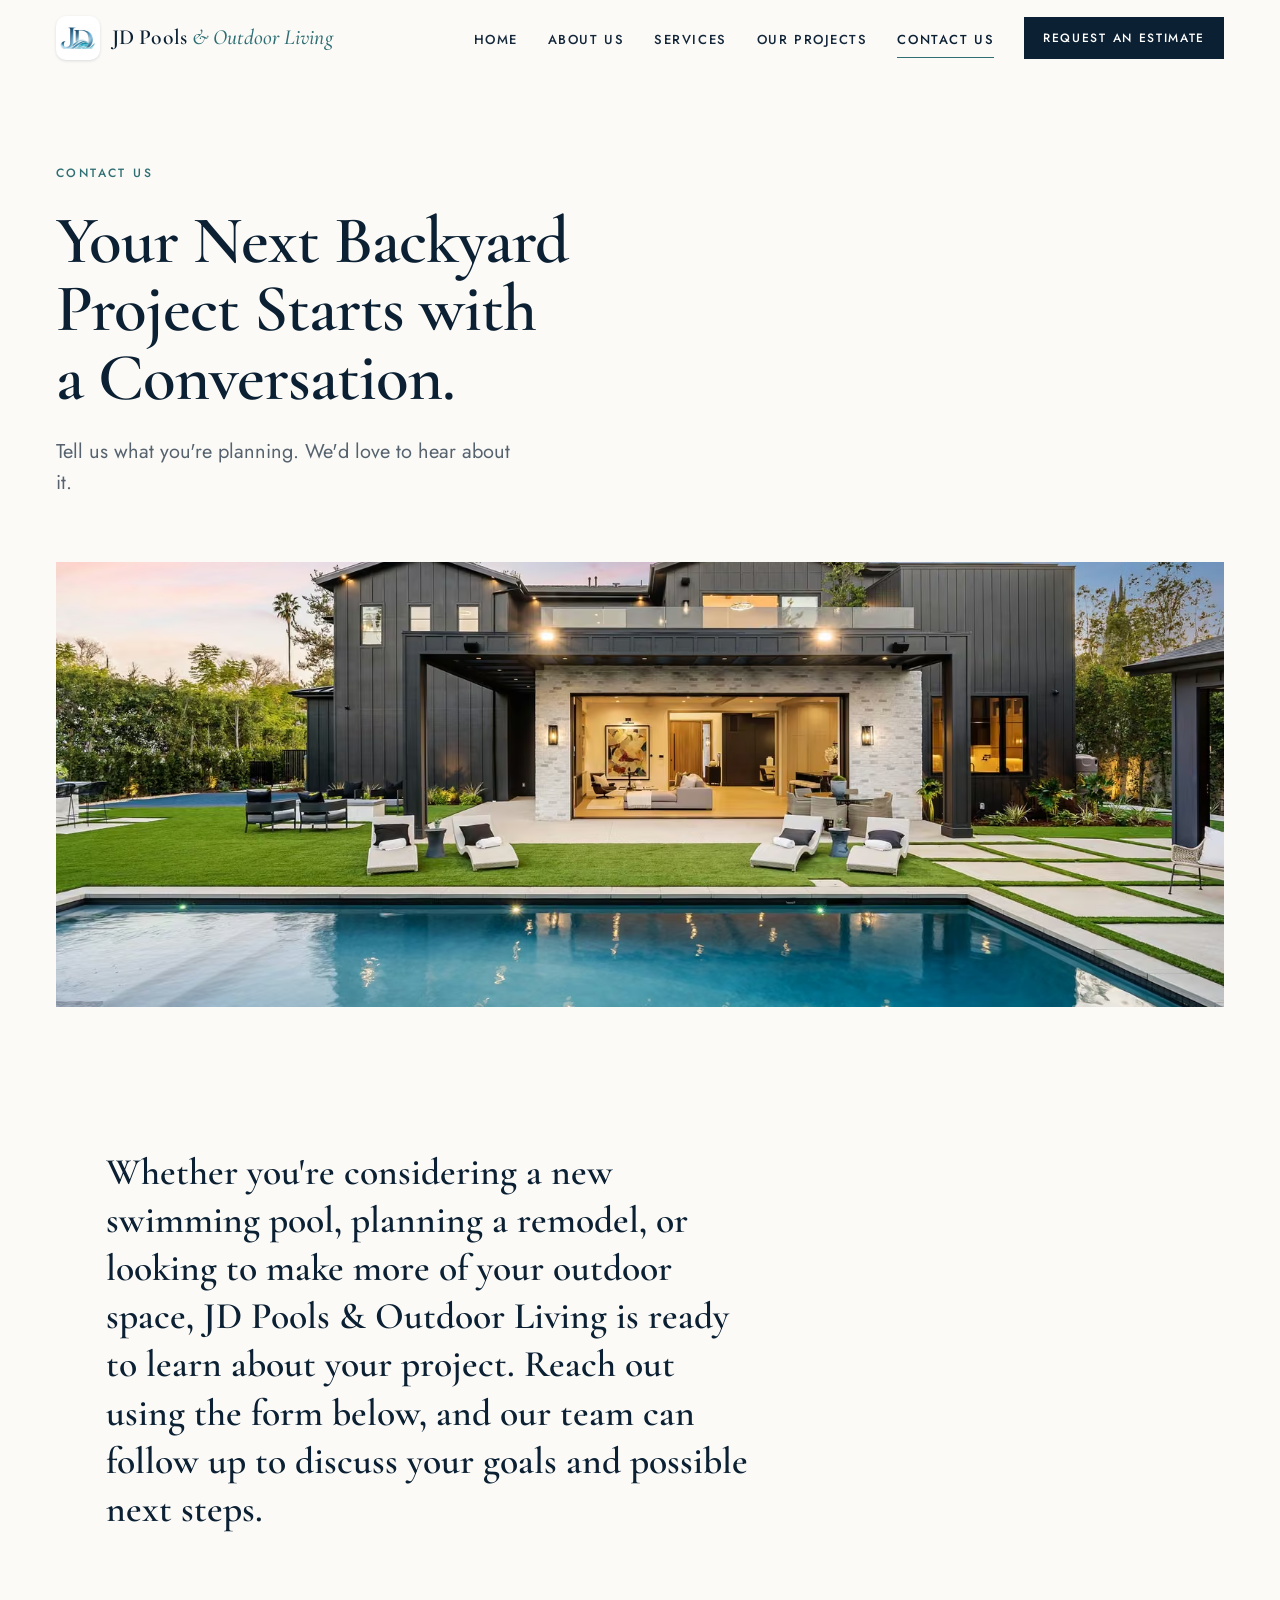
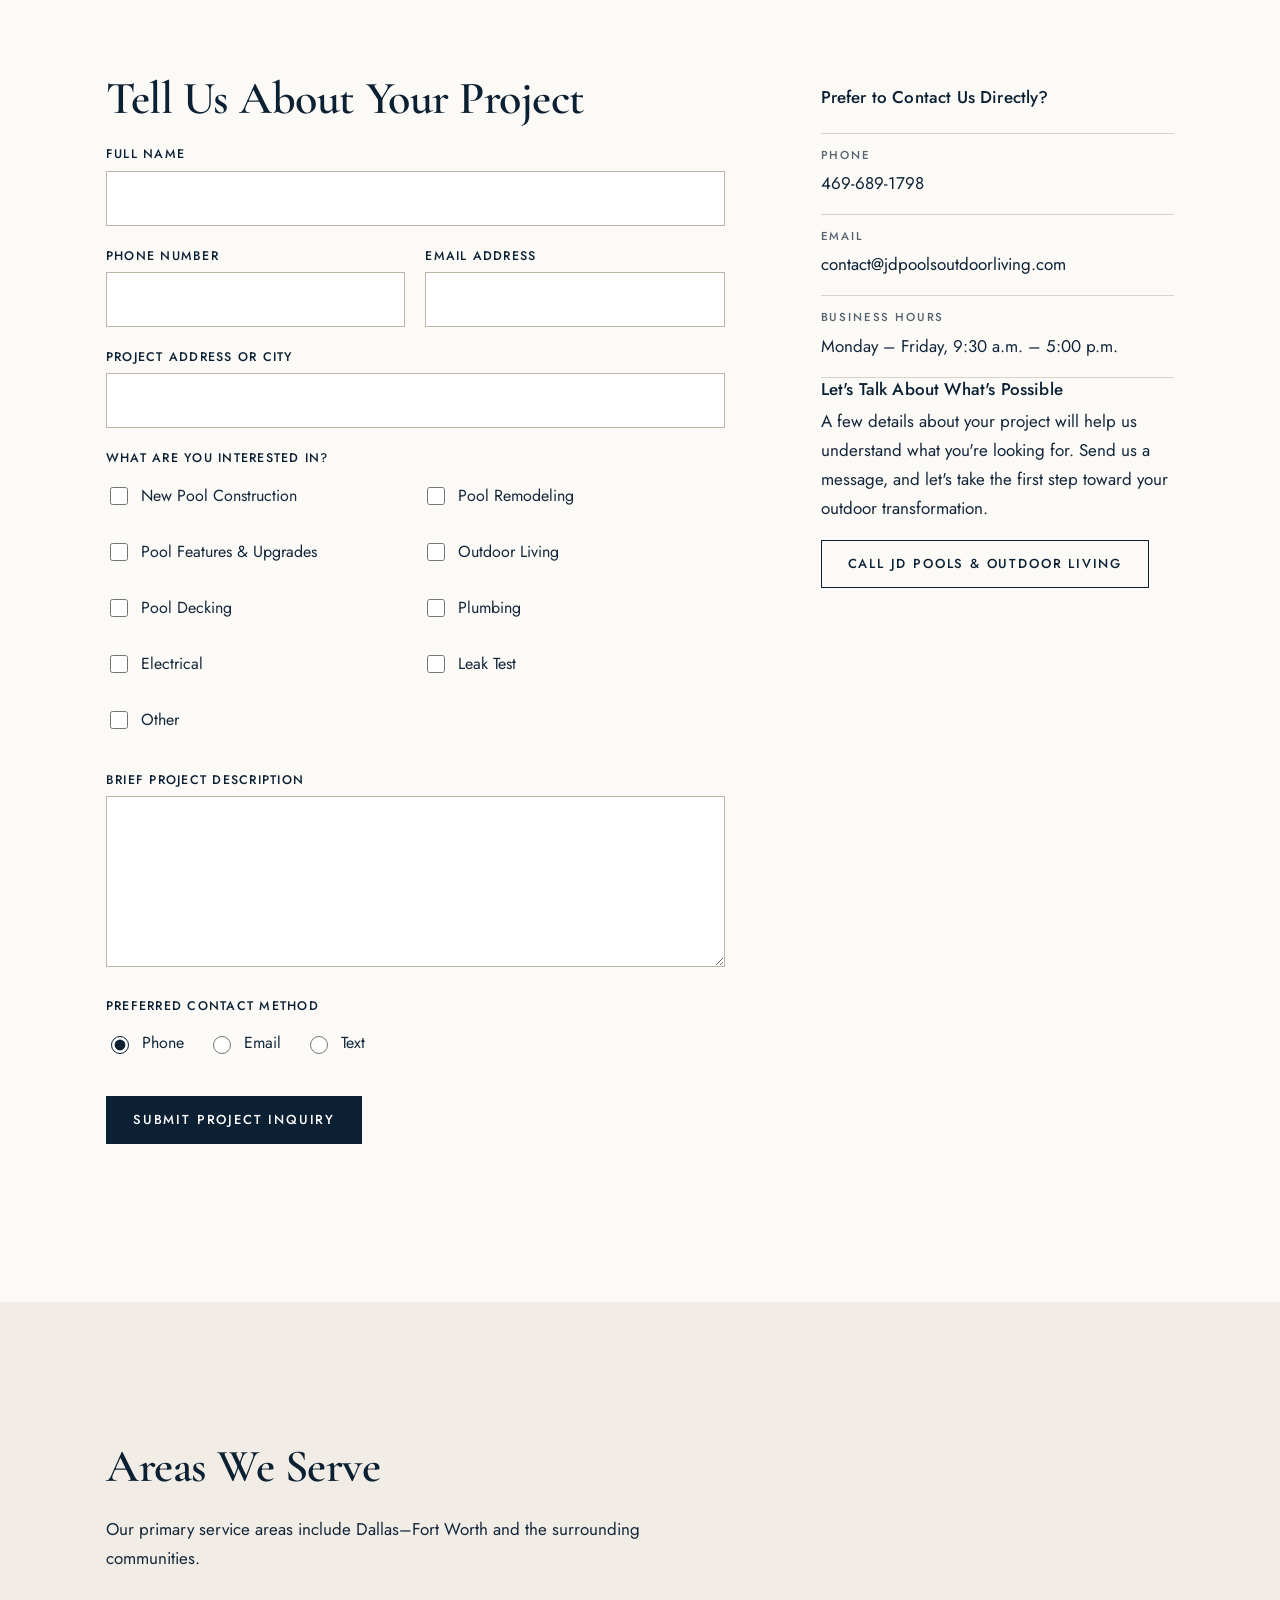
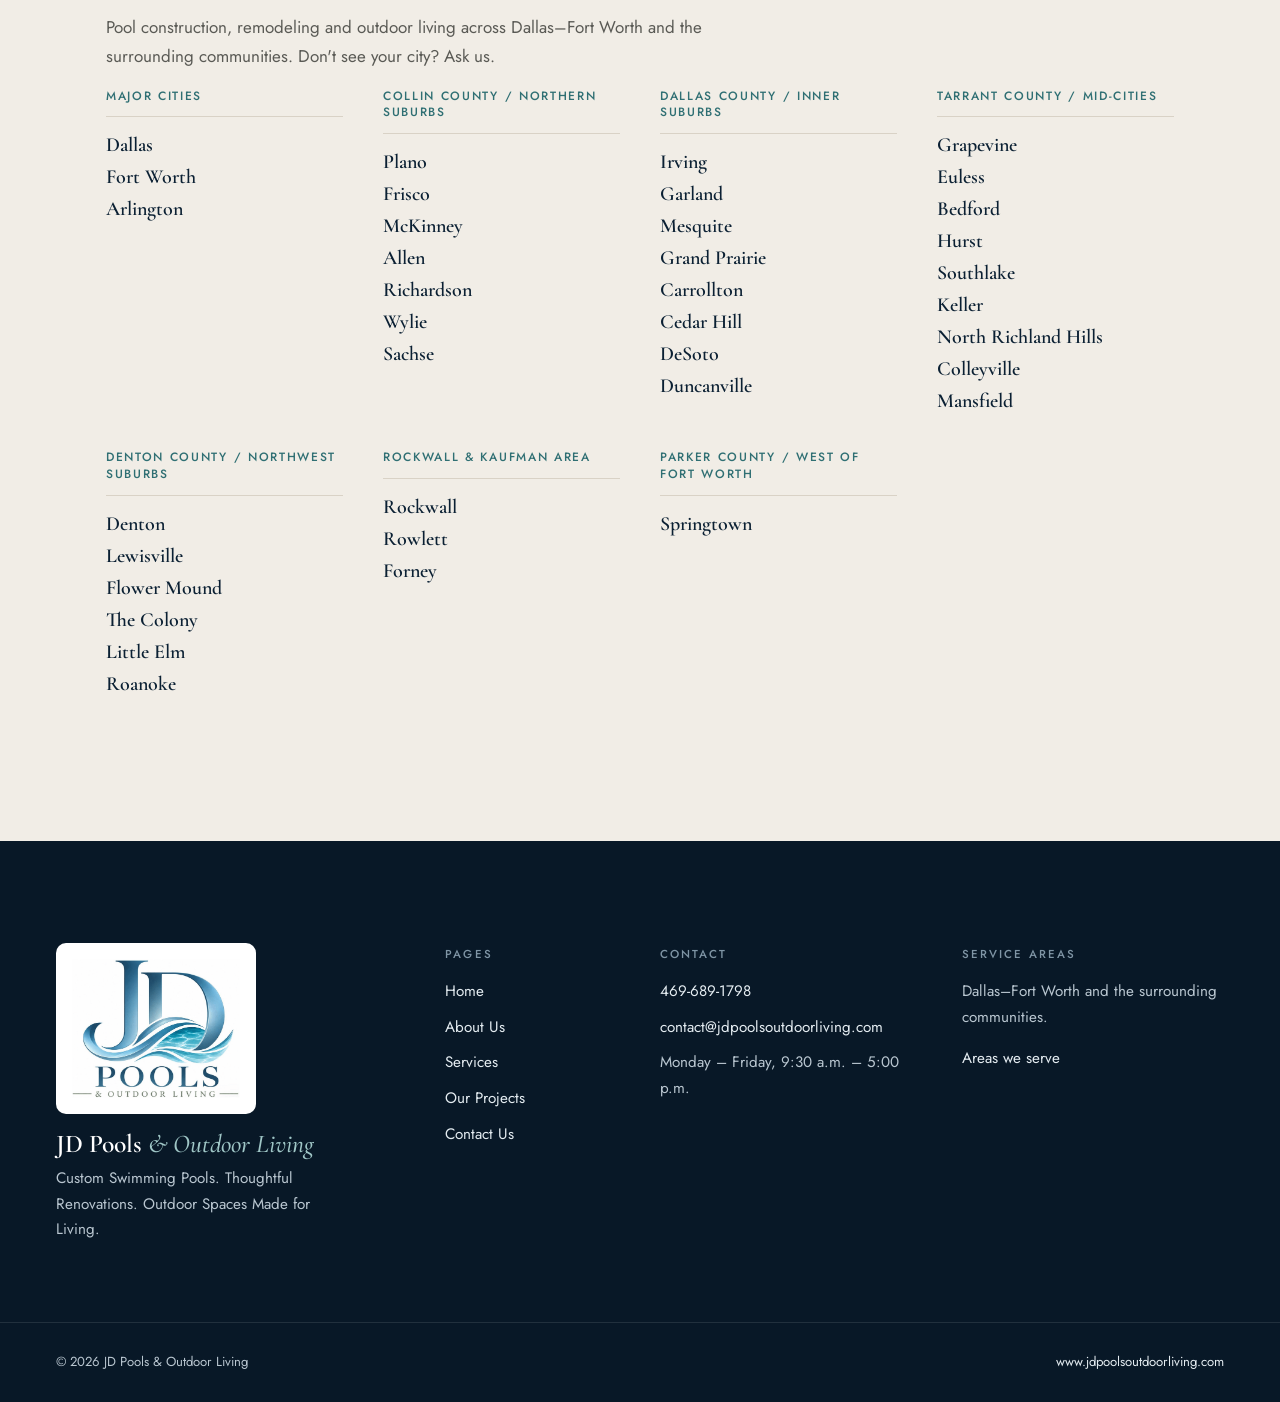
<file: contact.html>
<!doctype html>
<html lang="en-US">
<head>
<meta charset="utf-8">
<meta name="viewport" content="width=device-width, initial-scale=1">
<title>Request a Pool Estimate in Dallas–Fort Worth | Contact JD Pools &amp; Outdoor Living</title>
<meta name="description" content="Tell us what you&#39;re planning. Request a project estimate from JD Pools &amp; Outdoor Living, serving Dallas, Fort Worth, Collin, Denton, Parker, Rockwall and Kaufman counties."><meta name="robots" content="noindex, nofollow"><link rel="canonical" href="https://www.jdpoolsoutdoorliving.com/contact.html">
<meta property="og:type" content="website">
<meta property="og:site_name" content="JD Pools &amp; Outdoor Living">
<meta property="og:title" content="Request a Pool Estimate in Dallas–Fort Worth | Contact JD Pools &amp; Outdoor Living">
<meta property="og:description" content="Tell us what you&#39;re planning. Request a project estimate from JD Pools &amp; Outdoor Living, serving Dallas, Fort Worth, Collin, Denton, Parker, Rockwall and Kaufman counties."><meta property="og:url" content="https://www.jdpoolsoutdoorliving.com/contact.html">
<meta property="og:image" content="https://www.jdpoolsoutdoorliving.com/static/img/logo.png"><meta property="og:image:width" content="1122"><meta property="og:image:height" content="937"><meta name="twitter:card" content="summary">
<meta name="theme-color" content="#0b2033">
<link rel="icon" href="static/img/favicon-32.png" type="image/png">
<link rel="icon" href="favicon.ico" sizes="32x32">
<link rel="apple-touch-icon" href="static/img/apple-touch-icon.png">
<link rel="preload" href="static/fonts/cormorantgaramond-600-latin.woff2" as="font" type="font/woff2" crossorigin>
<link rel="preload" href="static/fonts/jost-400-latin.woff2" as="font" type="font/woff2" crossorigin>
<link rel="stylesheet" href="static/css/site.css?v=202611251441">
</head>
<body class="page-contact">
<a class="skip" href="#main">Skip to content</a>
<header class="hdr" data-hdr>
  <div class="hdr__in wrap">
    <a class="brand" href="index.html" aria-label="JD Pools &amp; Outdoor Living, home">
      <img class="brand__mark" src="static/img/mark-96.png" width="44" height="44" alt="">
      <span class="brand__name">JD Pools <em>&amp; Outdoor Living</em></span>
    </a>
    <nav class="nav" aria-label="Main">
      <button class="nav__toggle" aria-expanded="false" aria-controls="menu" data-menu-btn><span class="sr">Menu</span><span class="nav__bars" aria-hidden="true"></span></button>
      <ul id="menu" class="nav__list" data-menu>
<li><a href="index.html">Home</a></li><li><a href="about.html">About Us</a></li><li><a href="services.html">Services</a></li><li><a href="projects.html">Our Projects</a></li><li><a href="contact.html" aria-current="page">Contact Us</a></li>        <li class="nav__cta"><a class="btn btn--primary btn--sm" href="contact.html#estimate">Request an Estimate</a></li>
      </ul>
    </nav>
  </div>
</header>
<main id="main">
<section class="phero" aria-labelledby="h1">
  <div class="wrap phero__text">
    <p class="eyebrow">Contact Us</p>
    <h1 id="h1" class="display display--page">Your Next Backyard Project Starts with a Conversation.</h1>
    <p class="lede">Tell us what you&#39;re planning. We&#39;d love to hear about it.</p>
  </div>
  <div class="wrap wrap--wide"><div class="photo ph--stone ph--banner" style="aspect-ratio:21/8" data-src="adobe"><picture><source media="(max-width: 899px)" type="image/avif" srcset="static/img/photos/as-810110782-m-480.avif 480w, static/img/photos/as-810110782-m-800.avif 800w, static/img/photos/as-810110782-m-1200.avif 1200w, static/img/photos/as-810110782-m-1600.avif 1600w" sizes="100vw"><source media="(max-width: 899px)" type="image/webp" srcset="static/img/photos/as-810110782-m-480.webp 480w, static/img/photos/as-810110782-m-800.webp 800w, static/img/photos/as-810110782-m-1200.webp 1200w, static/img/photos/as-810110782-m-1600.webp 1600w" sizes="100vw"><source media="(max-width: 899px)" srcset="static/img/photos/as-810110782-m-480.jpg 480w, static/img/photos/as-810110782-m-800.jpg 800w, static/img/photos/as-810110782-m-1200.jpg 1200w, static/img/photos/as-810110782-m-1600.jpg 1600w" sizes="100vw"><source type="image/avif" srcset="static/img/photos/as-810110782-480.avif 480w, static/img/photos/as-810110782-800.avif 800w, static/img/photos/as-810110782-1200.avif 1200w, static/img/photos/as-810110782-1600.avif 1600w, static/img/photos/as-810110782-1920.avif 1920w" sizes="100vw"><source type="image/webp" srcset="static/img/photos/as-810110782-480.webp 480w, static/img/photos/as-810110782-800.webp 800w, static/img/photos/as-810110782-1200.webp 1200w, static/img/photos/as-810110782-1600.webp 1600w, static/img/photos/as-810110782-1920.webp 1920w" sizes="100vw"><img src="static/img/photos/as-810110782-1200.jpg" srcset="static/img/photos/as-810110782-480.jpg 480w, static/img/photos/as-810110782-800.jpg 800w, static/img/photos/as-810110782-1200.jpg 1200w, static/img/photos/as-810110782-1600.jpg 1600w, static/img/photos/as-810110782-1920.jpg 1920w" sizes="100vw" alt="Wide finished pool in front of a dark modern house at dusk, with lounge chairs on the lawn" width="1200" height="800" fetchpriority="high" loading="eager" decoding="async" style="object-position:50% 62%"></picture></div></div>
</section><section class="intro wrap" aria-label="Introduction">
  <p class="intro__big intro__big--solo">Whether you're considering a new swimming pool, planning a remodel, or looking to make more of your outdoor space, JD Pools &amp; Outdoor Living is ready to learn about your project. Reach out using the form below, and our team can follow up to discuss your goals and possible next steps.</p>
</section>
<section class="contact wrap" id="estimate" aria-labelledby="form-h">
  <div class="contact__form">
    <h2 id="form-h" class="h2">Tell Us About Your Project</h2>
    <form name="project-inquiry" method="POST" action="https://jdpools-inquiry.jmlagumbay422.workers.dev/" class="form" data-inquiry>
      <input type="hidden" name="site" value="Draft A"><input type="hidden" name="t" value="">
      <p class="hp" aria-hidden="true"><label>Leave this empty <input name="bot-field" tabindex="-1" autocomplete="off"></label></p>
      <div class="field"><label for="f-name">Full Name</label><input id="f-name" name="name" autocomplete="name" required></div>
      <div class="field-row">
        <div class="field"><label for="f-phone">Phone Number</label><input id="f-phone" name="phone" type="tel" autocomplete="tel" required></div>
        <div class="field"><label for="f-email">Email Address</label><input id="f-email" name="email" type="email" autocomplete="email" required></div>
      </div>
      <div class="field"><label for="f-city">Project Address or City</label><input id="f-city" name="project-location" autocomplete="address-line1" list="cities"></div>
      <datalist id="cities"><option value="Dallas"><option value="Fort Worth"><option value="Arlington"><option value="Plano"><option value="Frisco"><option value="McKinney"><option value="Allen"><option value="Richardson"><option value="Wylie"><option value="Sachse"><option value="Irving"><option value="Garland"><option value="Mesquite"><option value="Grand Prairie"><option value="Carrollton"><option value="Cedar Hill"><option value="DeSoto"><option value="Duncanville"><option value="Grapevine"><option value="Euless"><option value="Bedford"><option value="Hurst"><option value="Southlake"><option value="Keller"><option value="North Richland Hills"><option value="Colleyville"><option value="Mansfield"><option value="Denton"><option value="Lewisville"><option value="Flower Mound"><option value="The Colony"><option value="Little Elm"><option value="Roanoke"><option value="Rockwall"><option value="Rowlett"><option value="Forney"><option value="Springtown"></datalist>
      <fieldset class="field">
        <legend>What Are You Interested In?</legend>
        <div class="checks">
          <label class="check"><input type="checkbox" name="interest[]" value="New Pool Construction"> <span>New Pool Construction</span></label>
          <label class="check"><input type="checkbox" name="interest[]" value="Pool Remodeling"> <span>Pool Remodeling</span></label>
          <label class="check"><input type="checkbox" name="interest[]" value="Pool Features &amp; Upgrades"> <span>Pool Features &amp; Upgrades</span></label>
          <label class="check"><input type="checkbox" name="interest[]" value="Outdoor Living"> <span>Outdoor Living</span></label>
          <label class="check"><input type="checkbox" name="interest[]" value="Pool Decking"> <span>Pool Decking</span></label>
          <label class="check"><input type="checkbox" name="interest[]" value="Plumbing"> <span>Plumbing</span></label>
          <label class="check"><input type="checkbox" name="interest[]" value="Electrical"> <span>Electrical</span></label>
          <label class="check"><input type="checkbox" name="interest[]" value="Leak Test"> <span>Leak Test</span></label>
          <label class="check"><input type="checkbox" name="interest[]" value="Other"> <span>Other</span></label>
        </div>
      </fieldset>
      <div class="field"><label for="f-desc">Brief Project Description</label><textarea id="f-desc" name="description" rows="5"></textarea></div>
      <fieldset class="field">
        <legend>Preferred Contact Method</legend>
        <div class="checks checks--inline">
<label class="check"><input type="radio" name="contact-method" value="Phone" checked> <span>Phone</span></label><label class="check"><input type="radio" name="contact-method" value="Email"> <span>Email</span></label><label class="check"><input type="radio" name="contact-method" value="Text"> <span>Text</span></label>        </div>
      </fieldset>
      <p><button class="btn btn--primary" type="submit">Submit Project Inquiry</button></p>
    </form>
    <script src="static/js/inquiry.js?v=202611251441" defer></script>
  </div>
  <aside class="contact__direct" aria-labelledby="direct-h">
    <h2 id="direct-h" class="h3">Prefer to Contact Us Directly?</h2>
    <dl class="kv">
      <div><dt>Phone</dt><dd><a href="tel:+14696891798">469-689-1798</a></dd></div>
      <div><dt>Email</dt><dd><a href="mailto:contact@jdpoolsoutdoorliving.com">contact@jdpoolsoutdoorliving.com</a></dd></div>
      <div><dt>Business Hours</dt><dd>Monday – Friday, 9:30 a.m. – 5:00 p.m.</dd></div>
    </dl>
    <h3 class="h3 mt">Let's Talk About What's Possible</h3>
    <p>A few details about your project will help us understand what you're looking for. Send us a message, and let's take the first step toward your outdoor transformation.</p>
    <p><a class="btn btn--ghost" href="tel:+14696891798">Call JD Pools &amp; Outdoor Living</a></p>
  </aside>
</section>
<section class="areas" id="areas" aria-labelledby="areas-h">
  <div class="wrap">
    <h2 id="areas-h" class="h2">Areas We Serve</h2>
    <p class="areas__lead">Our primary service areas include Dallas–Fort Worth and the surrounding communities.</p>
    <p class="areas__sub">Pool construction, remodeling and outdoor living across Dallas–Fort Worth and the surrounding communities. Don't see your city? Ask us.</p>
    <div class="areas__grid">
<div><h3 class="areas__h">Major Cities</h3><ul><li>Dallas</li><li>Fort Worth</li><li>Arlington</li></ul></div><div><h3 class="areas__h">Collin County / Northern Suburbs</h3><ul><li>Plano</li><li>Frisco</li><li>McKinney</li><li>Allen</li><li>Richardson</li><li>Wylie</li><li>Sachse</li></ul></div><div><h3 class="areas__h">Dallas County / Inner Suburbs</h3><ul><li>Irving</li><li>Garland</li><li>Mesquite</li><li>Grand Prairie</li><li>Carrollton</li><li>Cedar Hill</li><li>DeSoto</li><li>Duncanville</li></ul></div><div><h3 class="areas__h">Tarrant County / Mid-Cities</h3><ul><li>Grapevine</li><li>Euless</li><li>Bedford</li><li>Hurst</li><li>Southlake</li><li>Keller</li><li>North Richland Hills</li><li>Colleyville</li><li>Mansfield</li></ul></div><div><h3 class="areas__h">Denton County / Northwest Suburbs</h3><ul><li>Denton</li><li>Lewisville</li><li>Flower Mound</li><li>The Colony</li><li>Little Elm</li><li>Roanoke</li></ul></div><div><h3 class="areas__h">Rockwall &amp; Kaufman Area</h3><ul><li>Rockwall</li><li>Rowlett</li><li>Forney</li></ul></div><div><h3 class="areas__h">Parker County / West of Fort Worth</h3><ul><li>Springtown</li></ul></div>    </div>
  </div>
</section>
</main>
<footer class="ftr">
  <div class="wrap ftr__grid">
    <div class="ftr__brand">
      <img class="footer__logo" src="static/img/logo-600.png" width="200" height="167" alt="JD Pools &amp; Outdoor Living logo" loading="lazy">
      <p class="ftr__name">JD Pools <em>&amp; Outdoor Living</em></p>
      <p class="ftr__line">Custom Swimming Pools. Thoughtful Renovations. Outdoor Spaces Made for Living.</p>
    </div>
    <nav class="ftr__col" aria-label="Footer">
      <h2 class="ftr__h">Pages</h2>
      <ul><li><a href="index.html">Home</a></li><li><a href="about.html">About Us</a></li><li><a href="services.html">Services</a></li><li><a href="projects.html">Our Projects</a></li><li><a href="contact.html">Contact Us</a></li></ul>
    </nav>
    <div class="ftr__col">
      <h2 class="ftr__h">Contact</h2>
      <ul>
        <li><a href="tel:+14696891798">469-689-1798</a></li>
        <li><a href="mailto:contact@jdpoolsoutdoorliving.com">contact@jdpoolsoutdoorliving.com</a></li>
        <li>Monday – Friday, 9:30 a.m. – 5:00 p.m.</li>
      </ul>
    </div>
    <div class="ftr__col">
      <h2 class="ftr__h">Service Areas</h2>
      <p>Dallas–Fort Worth and the surrounding communities.</p>
      <p><a class="link" href="contact.html#areas">Areas we serve</a></p>
    </div>
  </div>
  <div class="wrap ftr__base">
    <p>&copy; 2026 JD Pools &amp; Outdoor Living</p>
    <p><a href="https://www.jdpoolsoutdoorliving.com/">www.jdpoolsoutdoorliving.com</a></p>
  </div>
</footer>
<script src="static/js/site.js?v=202611251441" defer></script>
</body>
</html>
</file>
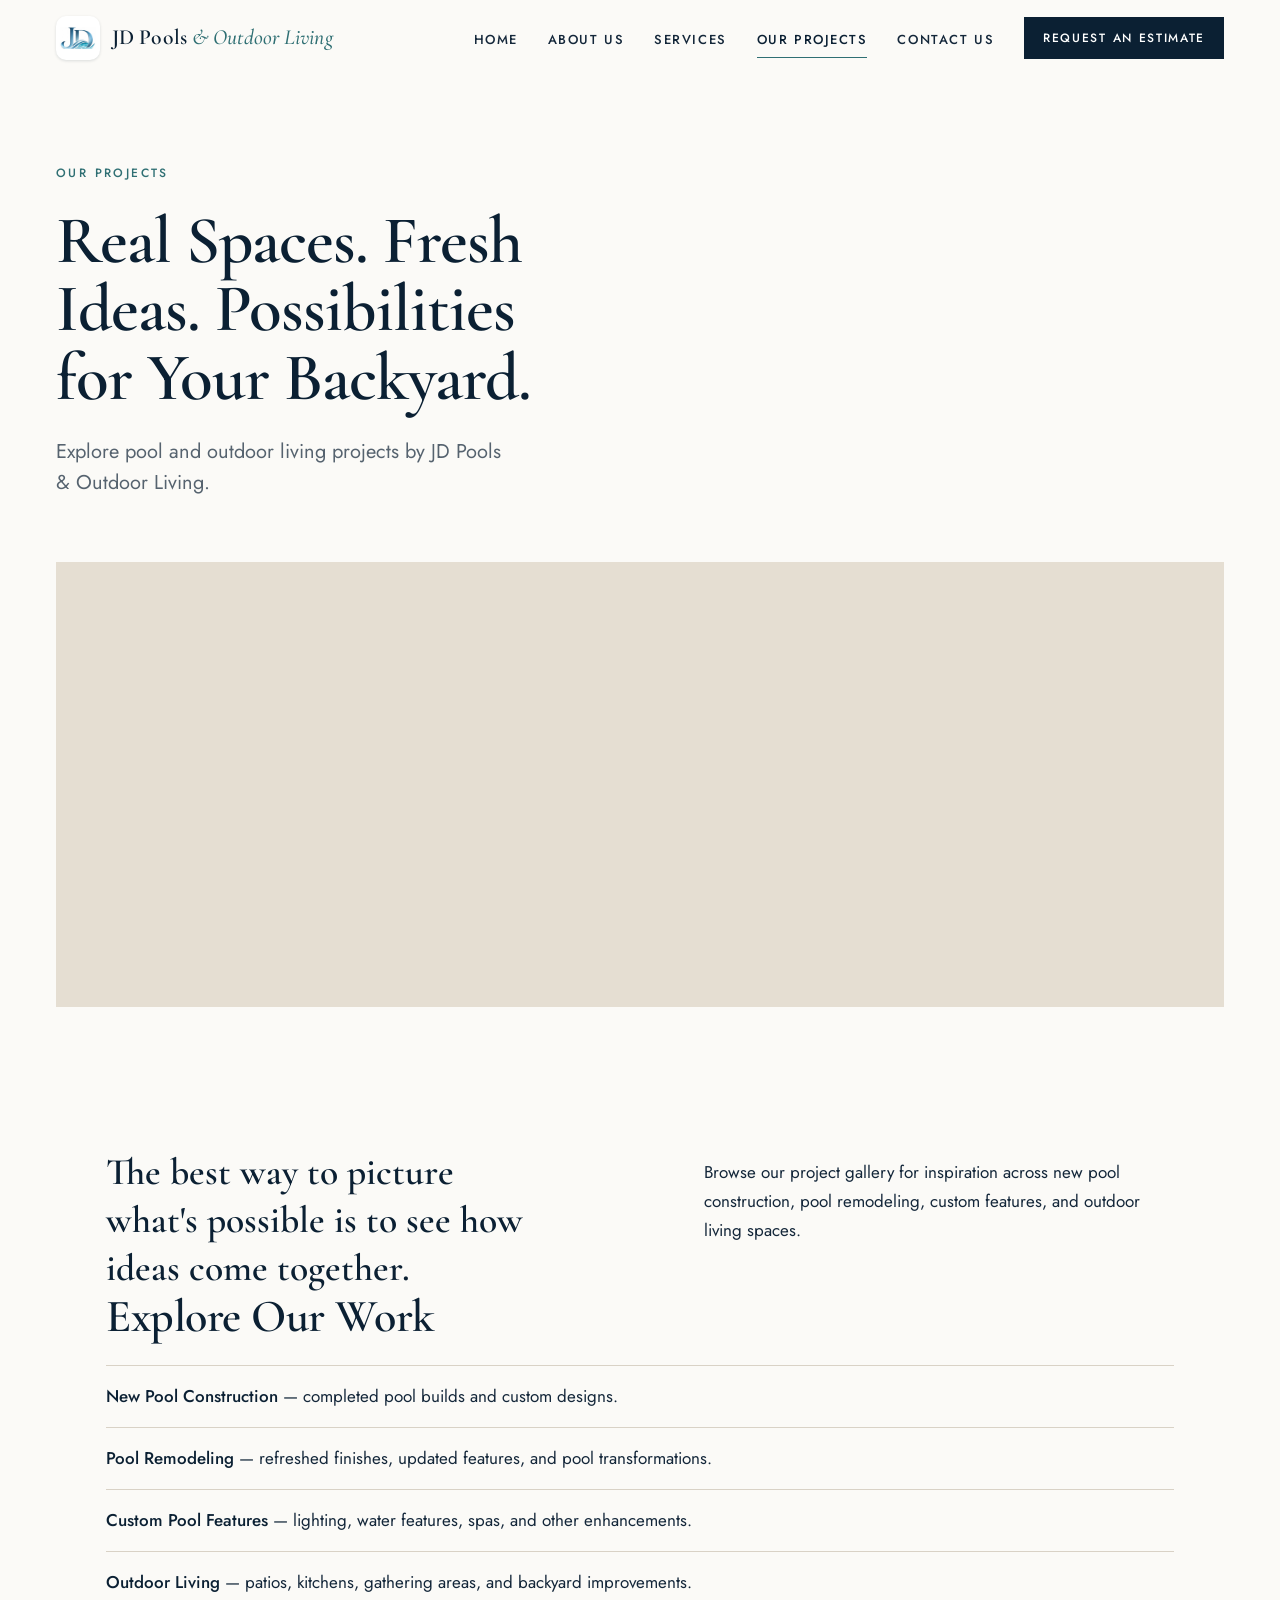
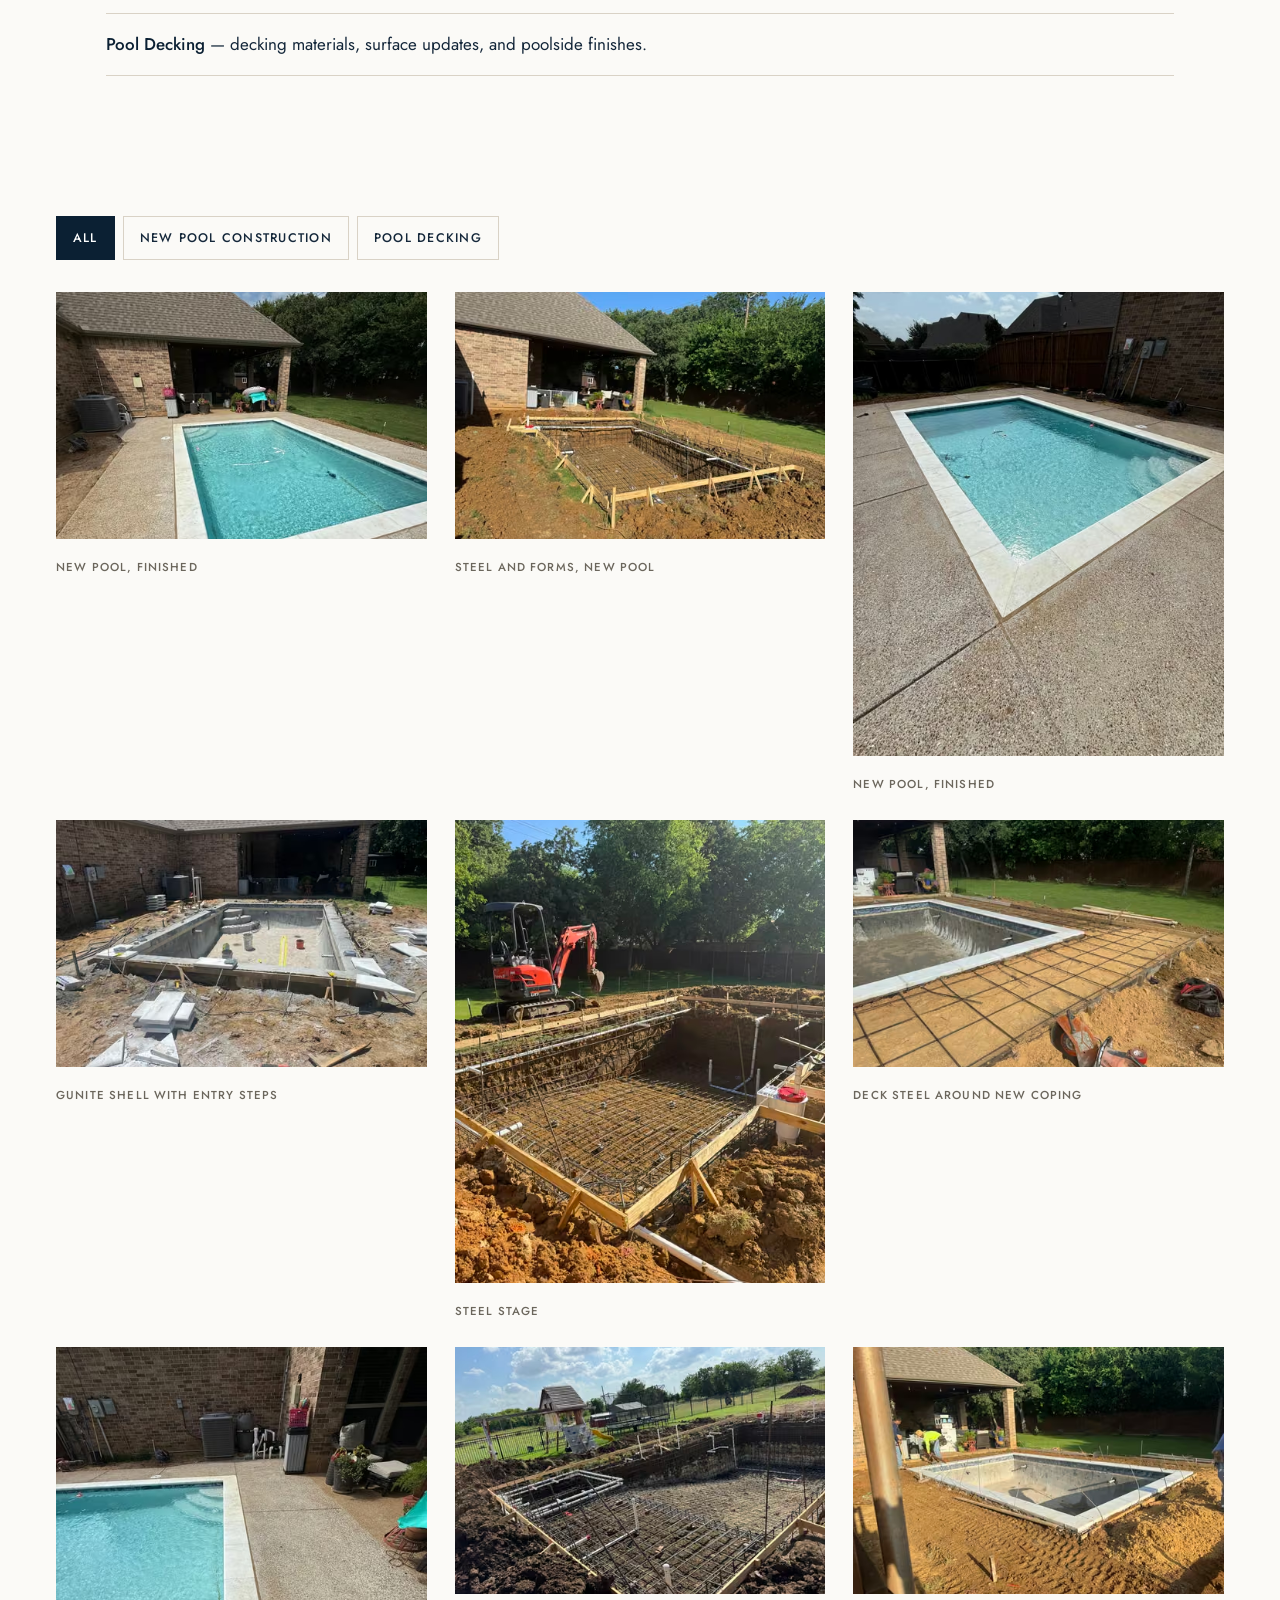
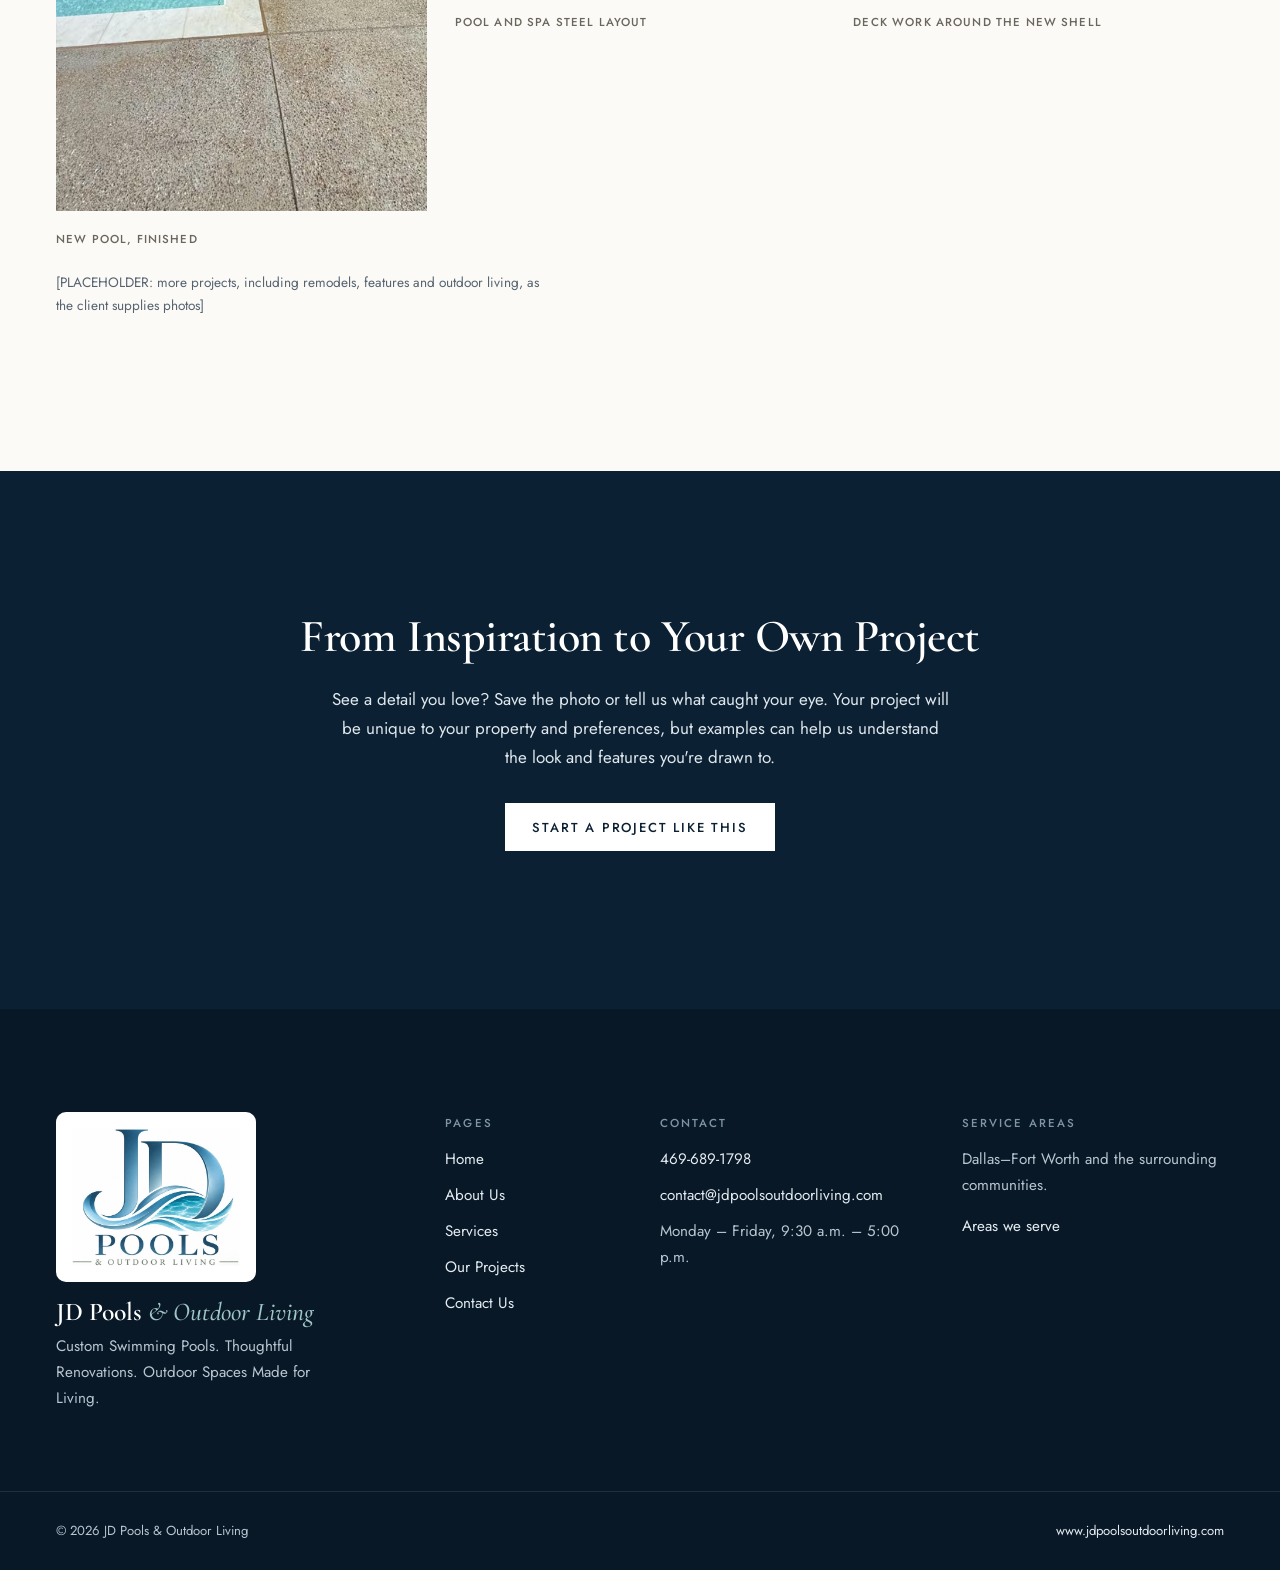
<file: projects.html>
<!doctype html>
<html lang="en-US">
<head>
<meta charset="utf-8">
<meta name="viewport" content="width=device-width, initial-scale=1">
<title>Pool &amp; Outdoor Living Projects in Dallas–Fort Worth | JD Pools &amp; Outdoor Living</title>
<meta name="description" content="Explore pool and outdoor living projects by JD Pools &amp; Outdoor Living, from steel and gunite to the finished pool, in the Dallas–Fort Worth area."><meta name="robots" content="noindex, nofollow"><link rel="canonical" href="https://www.jdpoolsoutdoorliving.com/projects.html">
<meta property="og:type" content="website">
<meta property="og:site_name" content="JD Pools &amp; Outdoor Living">
<meta property="og:title" content="Pool &amp; Outdoor Living Projects in Dallas–Fort Worth | JD Pools &amp; Outdoor Living">
<meta property="og:description" content="Explore pool and outdoor living projects by JD Pools &amp; Outdoor Living, from steel and gunite to the finished pool, in the Dallas–Fort Worth area."><meta property="og:url" content="https://www.jdpoolsoutdoorliving.com/projects.html">
<meta property="og:image" content="https://www.jdpoolsoutdoorliving.com/static/img/logo.png"><meta property="og:image:width" content="1122"><meta property="og:image:height" content="937"><meta name="twitter:card" content="summary">
<meta name="theme-color" content="#0b2033">
<link rel="icon" href="static/img/favicon-32.png" type="image/png">
<link rel="icon" href="favicon.ico" sizes="32x32">
<link rel="apple-touch-icon" href="static/img/apple-touch-icon.png">
<link rel="preload" href="static/fonts/cormorantgaramond-600-latin.woff2" as="font" type="font/woff2" crossorigin>
<link rel="preload" href="static/fonts/jost-400-latin.woff2" as="font" type="font/woff2" crossorigin>
<link rel="stylesheet" href="static/css/site.css?v=202611251441">
</head>
<body class="page-projects">
<a class="skip" href="#main">Skip to content</a>
<header class="hdr" data-hdr>
  <div class="hdr__in wrap">
    <a class="brand" href="index.html" aria-label="JD Pools &amp; Outdoor Living, home">
      <img class="brand__mark" src="static/img/mark-96.png" width="44" height="44" alt="">
      <span class="brand__name">JD Pools <em>&amp; Outdoor Living</em></span>
    </a>
    <nav class="nav" aria-label="Main">
      <button class="nav__toggle" aria-expanded="false" aria-controls="menu" data-menu-btn><span class="sr">Menu</span><span class="nav__bars" aria-hidden="true"></span></button>
      <ul id="menu" class="nav__list" data-menu>
<li><a href="index.html">Home</a></li><li><a href="about.html">About Us</a></li><li><a href="services.html">Services</a></li><li><a href="projects.html" aria-current="page">Our Projects</a></li><li><a href="contact.html">Contact Us</a></li>        <li class="nav__cta"><a class="btn btn--primary btn--sm" href="contact.html#estimate">Request an Estimate</a></li>
      </ul>
    </nav>
  </div>
</header>
<main id="main">
<section class="phero" aria-labelledby="h1">
  <div class="wrap phero__text">
    <p class="eyebrow">Our Projects</p>
    <h1 id="h1" class="display display--page">Real Spaces. Fresh Ideas. Possibilities for Your Backyard.</h1>
    <p class="lede">Explore pool and outdoor living projects by JD Pools &amp; Outdoor Living.</p>
  </div>
  <div class="wrap wrap--wide"><div class="photo ph--stone ph--banner" style="aspect-ratio:21/8" data-src="adobe"><picture><source media="(max-width: 899px)" type="image/avif" srcset="static/img/photos/as-730869944-m-480.avif 480w, static/img/photos/as-730869944-m-800.avif 800w, static/img/photos/as-730869944-m-1200.avif 1200w, static/img/photos/as-730869944-m-1600.avif 1600w" sizes="100vw"><source media="(max-width: 899px)" type="image/webp" srcset="static/img/photos/as-730869944-m-480.webp 480w, static/img/photos/as-730869944-m-800.webp 800w, static/img/photos/as-730869944-m-1200.webp 1200w, static/img/photos/as-730869944-m-1600.webp 1600w" sizes="100vw"><source media="(max-width: 899px)" srcset="static/img/photos/as-730869944-m-480.jpg 480w, static/img/photos/as-730869944-m-800.jpg 800w, static/img/photos/as-730869944-m-1200.jpg 1200w, static/img/photos/as-730869944-m-1600.jpg 1600w" sizes="100vw"><source type="image/avif" srcset="static/img/photos/as-730869944-480.avif 480w, static/img/photos/as-730869944-800.avif 800w, static/img/photos/as-730869944-1200.avif 1200w, static/img/photos/as-730869944-1600.avif 1600w, static/img/photos/as-730869944-1920.avif 1920w" sizes="100vw"><source type="image/webp" srcset="static/img/photos/as-730869944-480.webp 480w, static/img/photos/as-730869944-800.webp 800w, static/img/photos/as-730869944-1200.webp 1200w, static/img/photos/as-730869944-1600.webp 1600w, static/img/photos/as-730869944-1920.webp 1920w" sizes="100vw"><img src="static/img/photos/as-730869944-1200.jpg" srcset="static/img/photos/as-730869944-480.jpg 480w, static/img/photos/as-730869944-800.jpg 800w, static/img/photos/as-730869944-1200.jpg 1200w, static/img/photos/as-730869944-1600.jpg 1600w, static/img/photos/as-730869944-1920.jpg 1920w" sizes="100vw" alt="Modern house opening onto a finished rectangular pool and spa under a pink sunset sky" width="1200" height="750" fetchpriority="high" loading="eager" decoding="async" style="object-position:55% 52%"></picture></div></div>
</section><section class="intro wrap" aria-labelledby="explore">
  <div class="intro__grid">
    <p class="intro__big">The best way to picture what's possible is to see how ideas come together.</p>
    <div class="intro__body"><p>Browse our project gallery for inspiration across new pool construction, pool remodeling, custom features, and outdoor living spaces.</p></div>
  </div>
  <h2 id="explore" class="h2 mt">Explore Our Work</h2>
  <ul class="cats">
<li><strong>New Pool Construction</strong> &mdash; completed pool builds and custom designs.</li><li><strong>Pool Remodeling</strong> &mdash; refreshed finishes, updated features, and pool transformations.</li><li><strong>Custom Pool Features</strong> &mdash; lighting, water features, spas, and other enhancements.</li><li><strong>Outdoor Living</strong> &mdash; patios, kitchens, gathering areas, and backyard improvements.</li><li><strong>Pool Decking</strong> &mdash; decking materials, surface updates, and poolside finishes.</li>  </ul>
</section>
<section class="gallery wrap" aria-label="Project gallery">
  <div class="filters" role="group" aria-label="Filter projects" data-filters hidden>
    <button type="button" aria-pressed="true" data-f="all">All</button>
<button type="button" aria-pressed="false" data-f="new">New Pool Construction</button><button type="button" aria-pressed="false" data-f="decking">Pool Decking</button>  </div>
  <ul class="grid-g" data-gallery>
    <li class="g g--wide" data-cat="new">
      <figure><div class="photo " style="aspect-ratio:3/2" data-src="client"><picture><source type="image/avif" srcset="static/img/photos/jd-finished-a7-480.avif 480w, static/img/photos/jd-finished-a7-800.avif 800w, static/img/photos/jd-finished-a7-1200.avif 1200w" sizes="(min-width: 900px) 33vw, 100vw"><source type="image/webp" srcset="static/img/photos/jd-finished-a7-480.webp 480w, static/img/photos/jd-finished-a7-800.webp 800w, static/img/photos/jd-finished-a7-1200.webp 1200w" sizes="(min-width: 900px) 33vw, 100vw"><img src="static/img/photos/jd-finished-a7-1200.jpg" srcset="static/img/photos/jd-finished-a7-480.jpg 480w, static/img/photos/jd-finished-a7-800.jpg 800w, static/img/photos/jd-finished-a7-1200.jpg 1200w" sizes="(min-width: 900px) 33vw, 100vw" alt="Finished pool with blue water and exposed-aggregate deck beside the covered patio" width="1200" height="900" loading="lazy" decoding="async" style="object-position:50% 55%"></picture></div>
        <figcaption>New pool, finished</figcaption></figure>
    </li>
    <li class="g g--wide" data-cat="new">
      <figure><div class="photo " style="aspect-ratio:3/2" data-src="client"><picture><source type="image/avif" srcset="static/img/photos/steel-patio-wide-480.avif 480w, static/img/photos/steel-patio-wide-800.avif 800w, static/img/photos/steel-patio-wide-1200.avif 1200w, static/img/photos/steel-patio-wide-1600.avif 1600w" sizes="(min-width: 900px) 33vw, 100vw"><source type="image/webp" srcset="static/img/photos/steel-patio-wide-480.webp 480w, static/img/photos/steel-patio-wide-800.webp 800w, static/img/photos/steel-patio-wide-1200.webp 1200w, static/img/photos/steel-patio-wide-1600.webp 1600w" sizes="(min-width: 900px) 33vw, 100vw"><img src="static/img/photos/steel-patio-wide-1200.jpg" srcset="static/img/photos/steel-patio-wide-480.jpg 480w, static/img/photos/steel-patio-wide-800.jpg 800w, static/img/photos/steel-patio-wide-1200.jpg 1200w, static/img/photos/steel-patio-wide-1600.jpg 1600w" sizes="(min-width: 900px) 33vw, 100vw" alt="Excavation lined with steel and forms behind a covered patio" width="1200" height="900" loading="lazy" decoding="async" style="object-position:50% 55%"></picture></div>
        <figcaption>Steel and forms, new pool</figcaption></figure>
    </li>
    <li class="g g--tall" data-cat="new">
      <figure><div class="photo " style="aspect-ratio:4/5" data-src="client"><picture><source type="image/avif" srcset="static/img/photos/finished-diagonal-480.avif 480w, static/img/photos/finished-diagonal-800.avif 800w, static/img/photos/finished-diagonal-1200.avif 1200w" sizes="(min-width: 900px) 33vw, 100vw"><source type="image/webp" srcset="static/img/photos/finished-diagonal-480.webp 480w, static/img/photos/finished-diagonal-800.webp 800w, static/img/photos/finished-diagonal-1200.webp 1200w" sizes="(min-width: 900px) 33vw, 100vw"><img src="static/img/photos/finished-diagonal-1200.jpg" srcset="static/img/photos/finished-diagonal-480.jpg 480w, static/img/photos/finished-diagonal-800.jpg 800w, static/img/photos/finished-diagonal-1200.jpg 1200w" sizes="(min-width: 900px) 33vw, 100vw" alt="Finished pool and deck seen on the diagonal from the brick patio" width="1200" height="1600" loading="lazy" decoding="async" style="object-position:50% 55%"></picture></div>
        <figcaption>New pool, finished</figcaption></figure>
    </li>
    <li class="g g--wide" data-cat="new">
      <figure><div class="photo " style="aspect-ratio:3/2" data-src="client"><picture><source type="image/avif" srcset="static/img/photos/gunite-steps-480.avif 480w, static/img/photos/gunite-steps-800.avif 800w, static/img/photos/gunite-steps-1200.avif 1200w, static/img/photos/gunite-steps-1600.avif 1600w" sizes="(min-width: 900px) 33vw, 100vw"><source type="image/webp" srcset="static/img/photos/gunite-steps-480.webp 480w, static/img/photos/gunite-steps-800.webp 800w, static/img/photos/gunite-steps-1200.webp 1200w, static/img/photos/gunite-steps-1600.webp 1600w" sizes="(min-width: 900px) 33vw, 100vw"><img src="static/img/photos/gunite-steps-1200.jpg" srcset="static/img/photos/gunite-steps-480.jpg 480w, static/img/photos/gunite-steps-800.jpg 800w, static/img/photos/gunite-steps-1200.jpg 1200w, static/img/photos/gunite-steps-1600.jpg 1600w" sizes="(min-width: 900px) 33vw, 100vw" alt="Gunite shell with entry steps, coping stacked beside it" width="1200" height="900" loading="lazy" decoding="async" style="object-position:50% 55%"></picture></div>
        <figcaption>Gunite shell with entry steps</figcaption></figure>
    </li>
    <li class="g g--tall" data-cat="new">
      <figure><div class="photo " style="aspect-ratio:4/5" data-src="client"><picture><source type="image/avif" srcset="static/img/photos/steel-excavator-480.avif 480w, static/img/photos/steel-excavator-800.avif 800w, static/img/photos/steel-excavator-1200.avif 1200w, static/img/photos/steel-excavator-1600.avif 1600w" sizes="(min-width: 900px) 33vw, 100vw"><source type="image/webp" srcset="static/img/photos/steel-excavator-480.webp 480w, static/img/photos/steel-excavator-800.webp 800w, static/img/photos/steel-excavator-1200.webp 1200w, static/img/photos/steel-excavator-1600.webp 1600w" sizes="(min-width: 900px) 33vw, 100vw"><img src="static/img/photos/steel-excavator-1200.jpg" srcset="static/img/photos/steel-excavator-480.jpg 480w, static/img/photos/steel-excavator-800.jpg 800w, static/img/photos/steel-excavator-1200.jpg 1200w, static/img/photos/steel-excavator-1600.jpg 1600w" sizes="(min-width: 900px) 33vw, 100vw" alt="Steel pool shell with a mini excavator behind, trees beyond" width="1200" height="1600" loading="lazy" decoding="async" style="object-position:50% 55%"></picture></div>
        <figcaption>Steel stage</figcaption></figure>
    </li>
    <li class="g g--wide" data-cat="decking">
      <figure><div class="photo " style="aspect-ratio:3/2" data-src="client"><picture><source type="image/avif" srcset="static/img/photos/deck-steel-480.avif 480w, static/img/photos/deck-steel-800.avif 800w, static/img/photos/deck-steel-1200.avif 1200w, static/img/photos/deck-steel-1600.avif 1600w" sizes="(min-width: 900px) 33vw, 100vw"><source type="image/webp" srcset="static/img/photos/deck-steel-480.webp 480w, static/img/photos/deck-steel-800.webp 800w, static/img/photos/deck-steel-1200.webp 1200w, static/img/photos/deck-steel-1600.webp 1600w" sizes="(min-width: 900px) 33vw, 100vw"><img src="static/img/photos/deck-steel-1200.jpg" srcset="static/img/photos/deck-steel-480.jpg 480w, static/img/photos/deck-steel-800.jpg 800w, static/img/photos/deck-steel-1200.jpg 1200w, static/img/photos/deck-steel-1600.jpg 1600w" sizes="(min-width: 900px) 33vw, 100vw" alt="Steel grid laid for the pool deck around new coping" width="1200" height="900" loading="lazy" decoding="async" style="object-position:50% 55%"></picture></div>
        <figcaption>Deck steel around new coping</figcaption></figure>
    </li>
    <li class="g g--tall" data-cat="new">
      <figure><div class="photo " style="aspect-ratio:4/5" data-src="client"><picture><source type="image/avif" srcset="static/img/photos/finished-patio-480.avif 480w, static/img/photos/finished-patio-800.avif 800w, static/img/photos/finished-patio-1200.avif 1200w" sizes="(min-width: 900px) 33vw, 100vw"><source type="image/webp" srcset="static/img/photos/finished-patio-480.webp 480w, static/img/photos/finished-patio-800.webp 800w, static/img/photos/finished-patio-1200.webp 1200w" sizes="(min-width: 900px) 33vw, 100vw"><img src="static/img/photos/finished-patio-1200.jpg" srcset="static/img/photos/finished-patio-480.jpg 480w, static/img/photos/finished-patio-800.jpg 800w, static/img/photos/finished-patio-1200.jpg 1200w" sizes="(min-width: 900px) 33vw, 100vw" alt="Finished pool with blue water and exposed-aggregate deck next to a brick patio" width="1200" height="1600" loading="lazy" decoding="async" style="object-position:50% 55%"></picture></div>
        <figcaption>New pool, finished</figcaption></figure>
    </li>
    <li class="g g--wide" data-cat="new">
      <figure><div class="photo " style="aspect-ratio:3/2" data-src="client"><picture><source type="image/avif" srcset="static/img/photos/steel-spa-rural-480.avif 480w, static/img/photos/steel-spa-rural-800.avif 800w, static/img/photos/steel-spa-rural-1200.avif 1200w, static/img/photos/steel-spa-rural-1600.avif 1600w" sizes="(min-width: 900px) 33vw, 100vw"><source type="image/webp" srcset="static/img/photos/steel-spa-rural-480.webp 480w, static/img/photos/steel-spa-rural-800.webp 800w, static/img/photos/steel-spa-rural-1200.webp 1200w, static/img/photos/steel-spa-rural-1600.webp 1600w" sizes="(min-width: 900px) 33vw, 100vw"><img src="static/img/photos/steel-spa-rural-1200.jpg" srcset="static/img/photos/steel-spa-rural-480.jpg 480w, static/img/photos/steel-spa-rural-800.jpg 800w, static/img/photos/steel-spa-rural-1200.jpg 1200w, static/img/photos/steel-spa-rural-1600.jpg 1600w" sizes="(min-width: 900px) 33vw, 100vw" alt="Steel cage for a pool with attached spa on an open rural lot" width="1200" height="900" loading="lazy" decoding="async" style="object-position:50% 55%"></picture></div>
        <figcaption>Pool and spa steel layout</figcaption></figure>
    </li>
    <li class="g g--wide" data-cat="decking">
      <figure><div class="photo " style="aspect-ratio:3/2" data-src="client"><picture><source type="image/avif" srcset="static/img/photos/jd-deck-8507-480.avif 480w, static/img/photos/jd-deck-8507-800.avif 800w, static/img/photos/jd-deck-8507-1200.avif 1200w, static/img/photos/jd-deck-8507-1600.avif 1600w" sizes="(min-width: 900px) 33vw, 100vw"><source type="image/webp" srcset="static/img/photos/jd-deck-8507-480.webp 480w, static/img/photos/jd-deck-8507-800.webp 800w, static/img/photos/jd-deck-8507-1200.webp 1200w, static/img/photos/jd-deck-8507-1600.webp 1600w" sizes="(min-width: 900px) 33vw, 100vw"><img src="static/img/photos/jd-deck-8507-1200.jpg" srcset="static/img/photos/jd-deck-8507-480.jpg 480w, static/img/photos/jd-deck-8507-800.jpg 800w, static/img/photos/jd-deck-8507-1200.jpg 1200w, static/img/photos/jd-deck-8507-1600.jpg 1600w" sizes="(min-width: 900px) 33vw, 100vw" alt="Deck construction around a newly coped pool shell in Mansfield" width="1200" height="900" loading="lazy" decoding="async" style="object-position:50% 55%"></picture></div>
        <figcaption>Deck work around the new shell</figcaption></figure>
    </li>
  </ul>
  <p class="note">[PLACEHOLDER: more projects, including remodels, features and outdoor living, as the client supplies photos]</p>
</section>
<section class="cta" aria-labelledby="cta-h">
  <div class="wrap cta__in">
    <h2 id="cta-h" class="h2 h2--light">From Inspiration to Your Own Project</h2>
<p>See a detail you love? Save the photo or tell us what caught your eye. Your project will be unique to your property and preferences, but examples can help us understand the look and features you&#39;re drawn to.</p>    <p class="btnrow"><a class="btn btn--light" href="contact.html#estimate">Start a Project Like This</a></p>
  </div>
</section></main>
<footer class="ftr">
  <div class="wrap ftr__grid">
    <div class="ftr__brand">
      <img class="footer__logo" src="static/img/logo-600.png" width="200" height="167" alt="JD Pools &amp; Outdoor Living logo" loading="lazy">
      <p class="ftr__name">JD Pools <em>&amp; Outdoor Living</em></p>
      <p class="ftr__line">Custom Swimming Pools. Thoughtful Renovations. Outdoor Spaces Made for Living.</p>
    </div>
    <nav class="ftr__col" aria-label="Footer">
      <h2 class="ftr__h">Pages</h2>
      <ul><li><a href="index.html">Home</a></li><li><a href="about.html">About Us</a></li><li><a href="services.html">Services</a></li><li><a href="projects.html">Our Projects</a></li><li><a href="contact.html">Contact Us</a></li></ul>
    </nav>
    <div class="ftr__col">
      <h2 class="ftr__h">Contact</h2>
      <ul>
        <li><a href="tel:+14696891798">469-689-1798</a></li>
        <li><a href="mailto:contact@jdpoolsoutdoorliving.com">contact@jdpoolsoutdoorliving.com</a></li>
        <li>Monday – Friday, 9:30 a.m. – 5:00 p.m.</li>
      </ul>
    </div>
    <div class="ftr__col">
      <h2 class="ftr__h">Service Areas</h2>
      <p>Dallas–Fort Worth and the surrounding communities.</p>
      <p><a class="link" href="contact.html#areas">Areas we serve</a></p>
    </div>
  </div>
  <div class="wrap ftr__base">
    <p>&copy; 2026 JD Pools &amp; Outdoor Living</p>
    <p><a href="https://www.jdpoolsoutdoorliving.com/">www.jdpoolsoutdoorliving.com</a></p>
  </div>
</footer>
<script src="static/js/site.js?v=202611251441" defer></script>
</body>
</html>
</file>
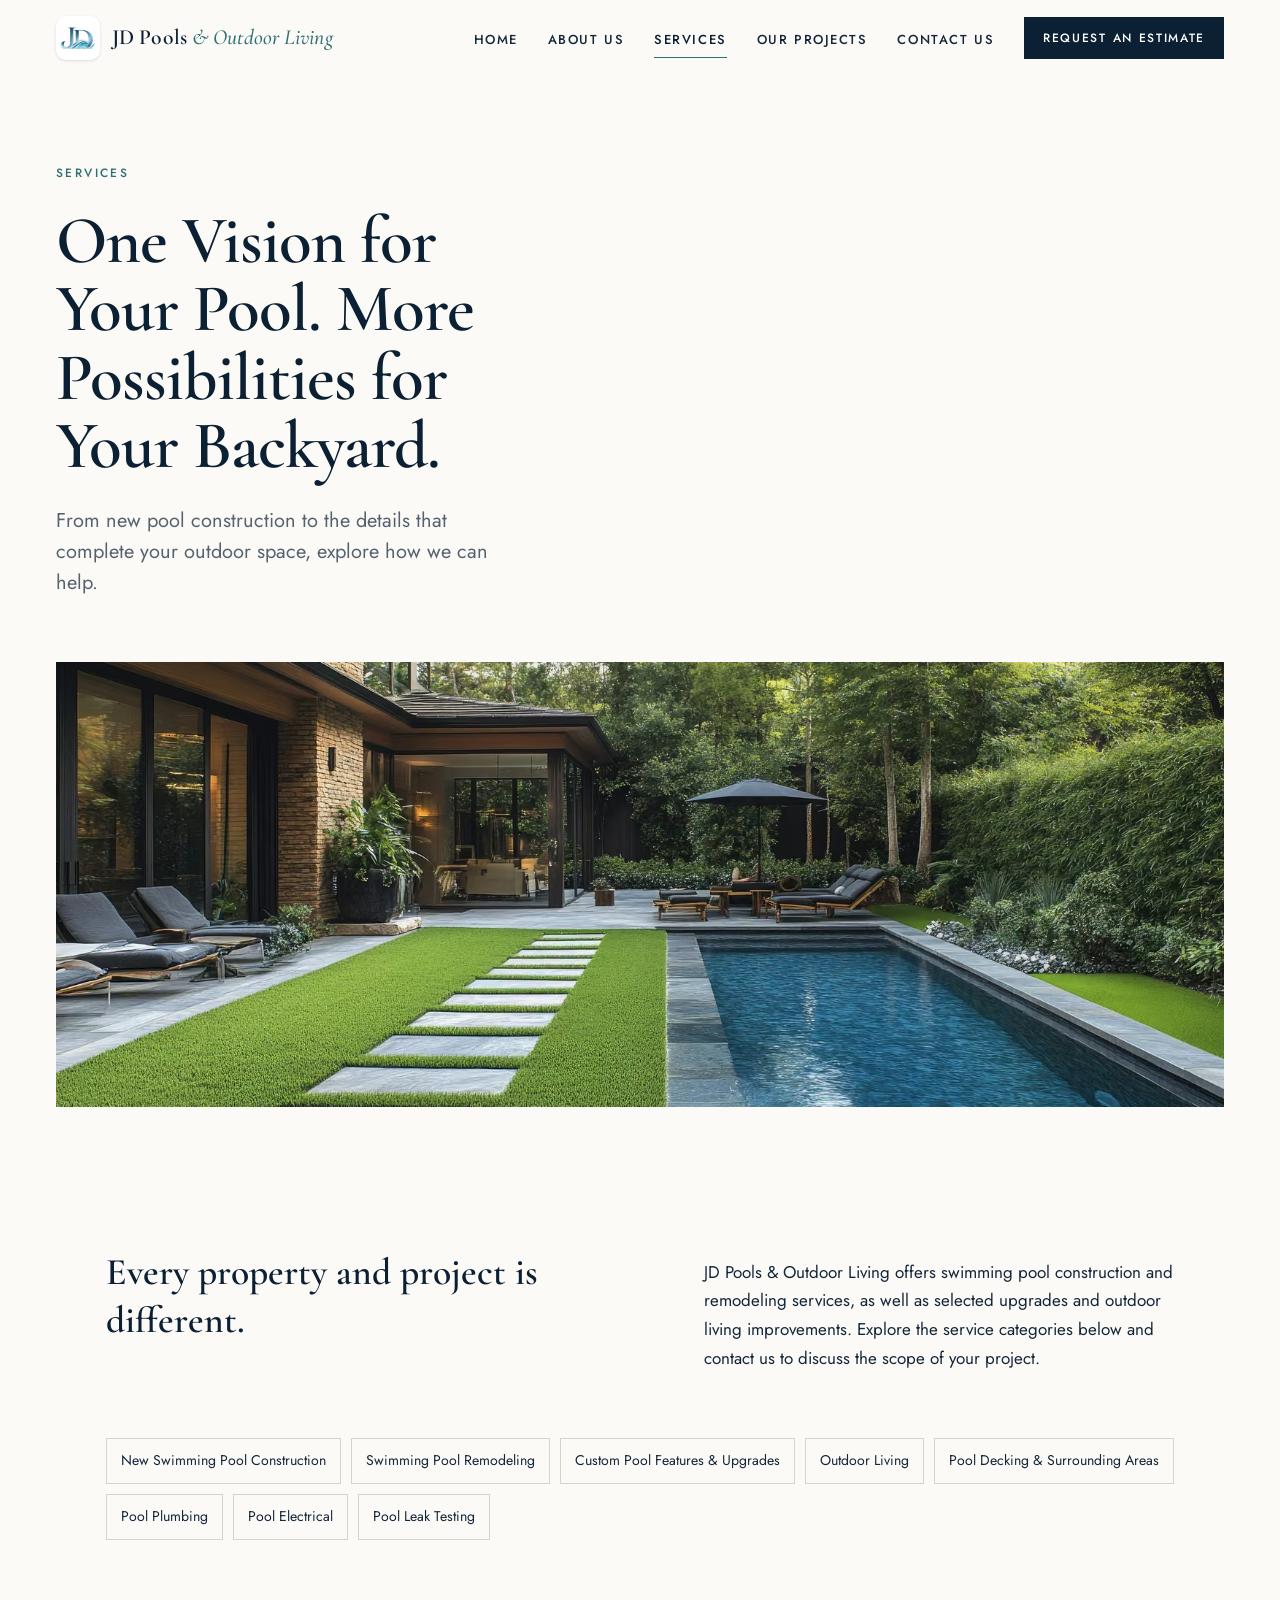
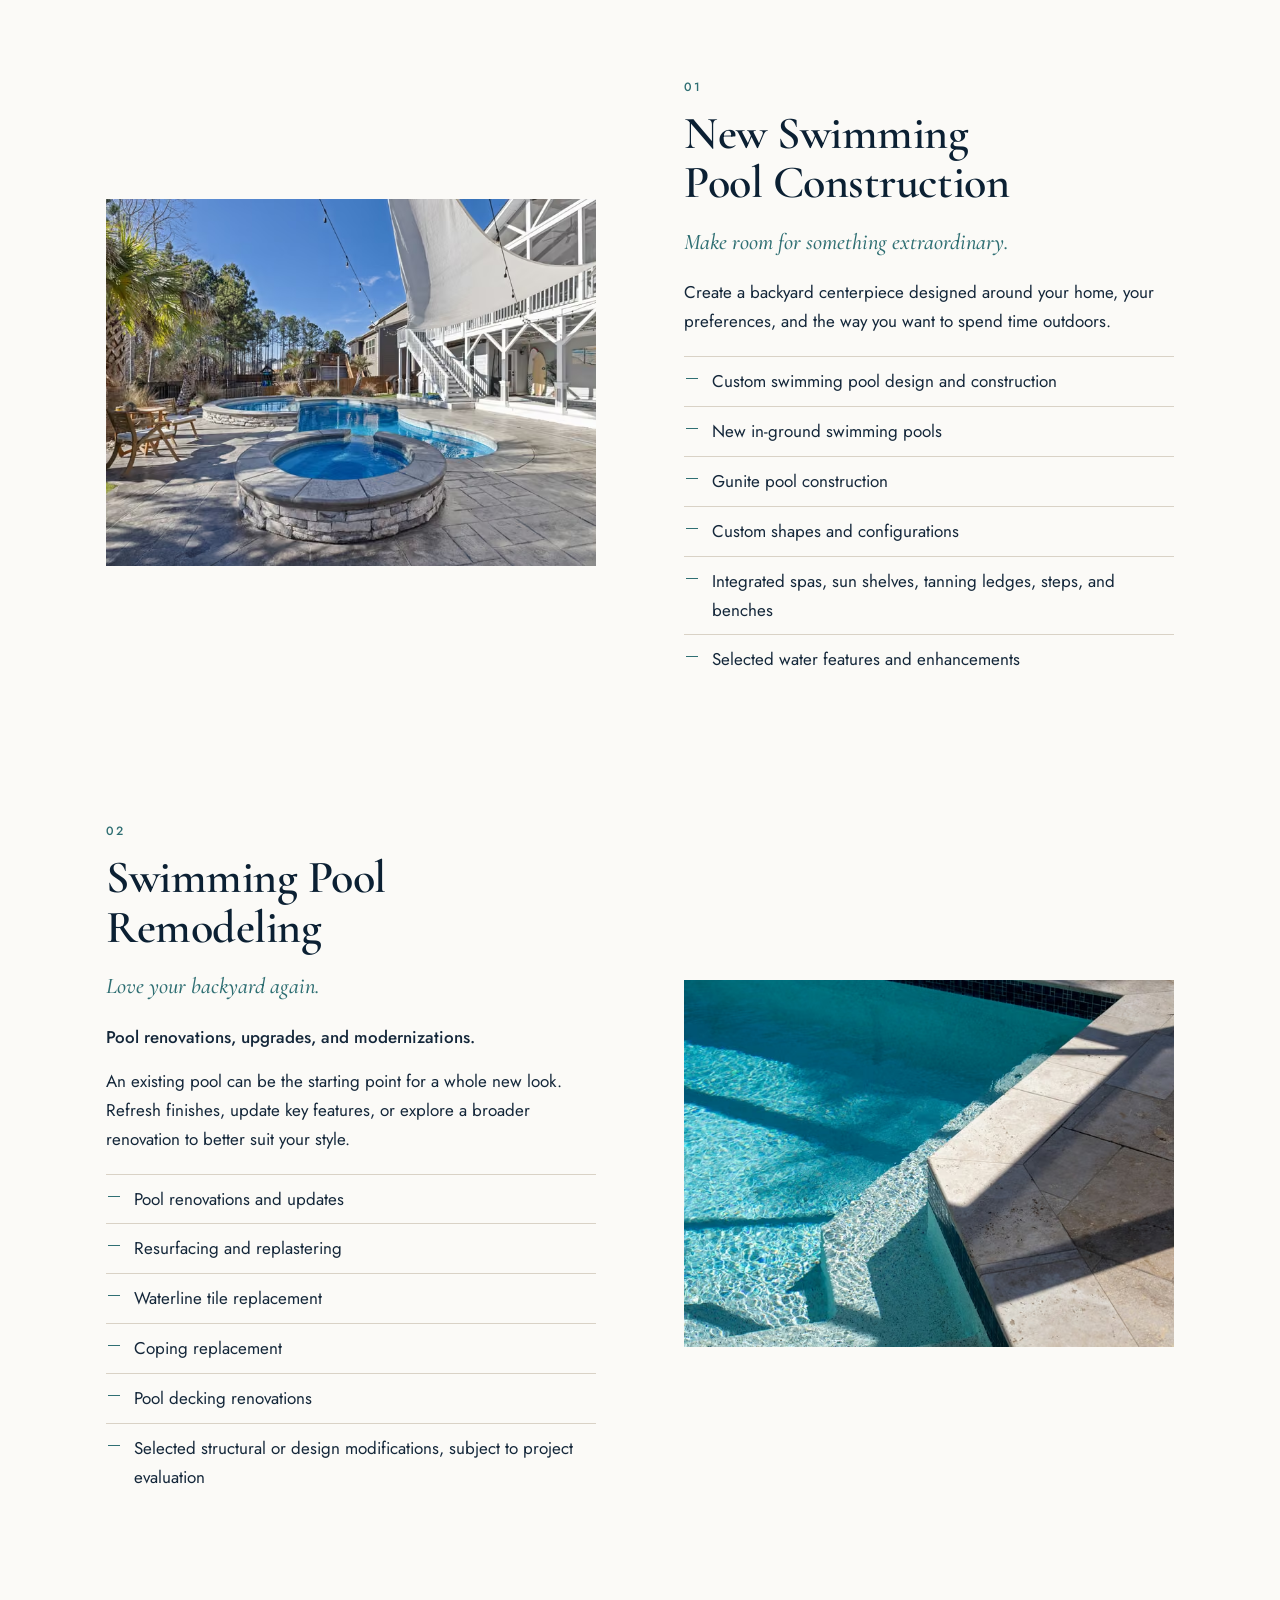
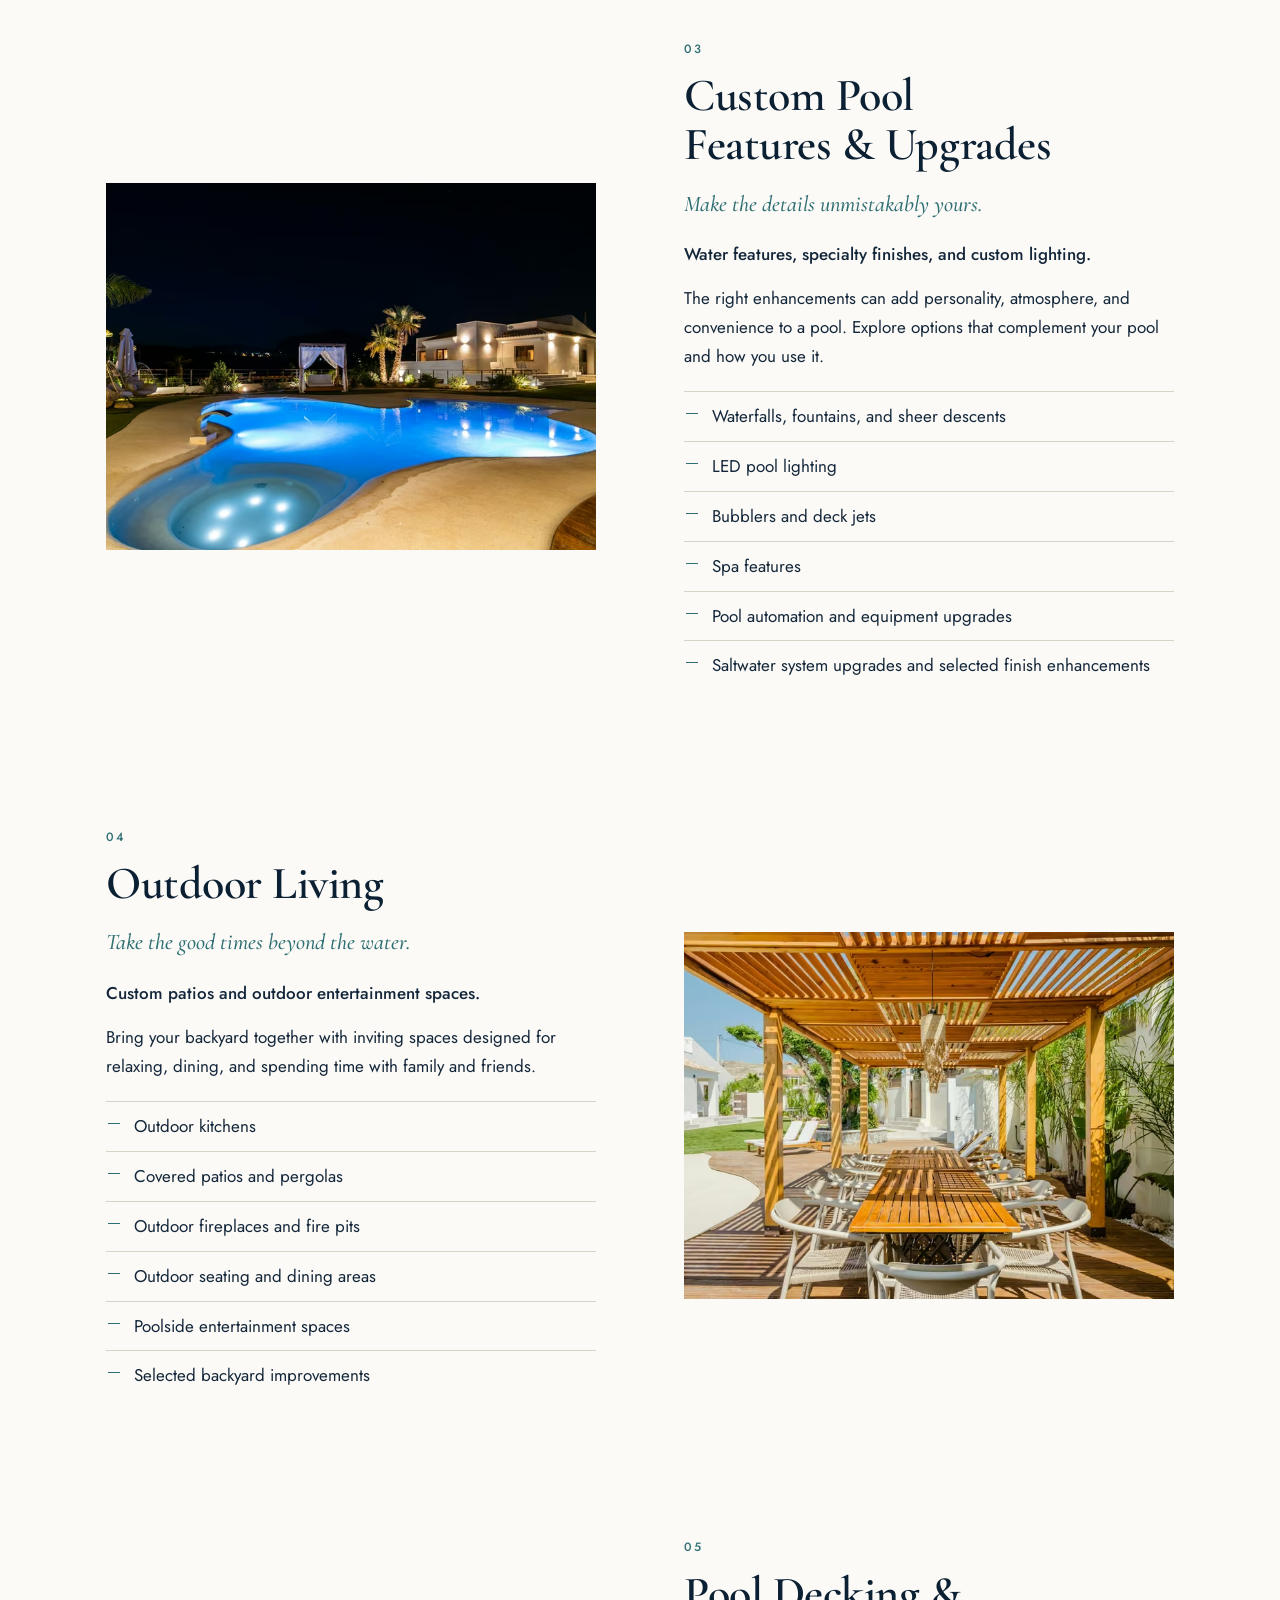
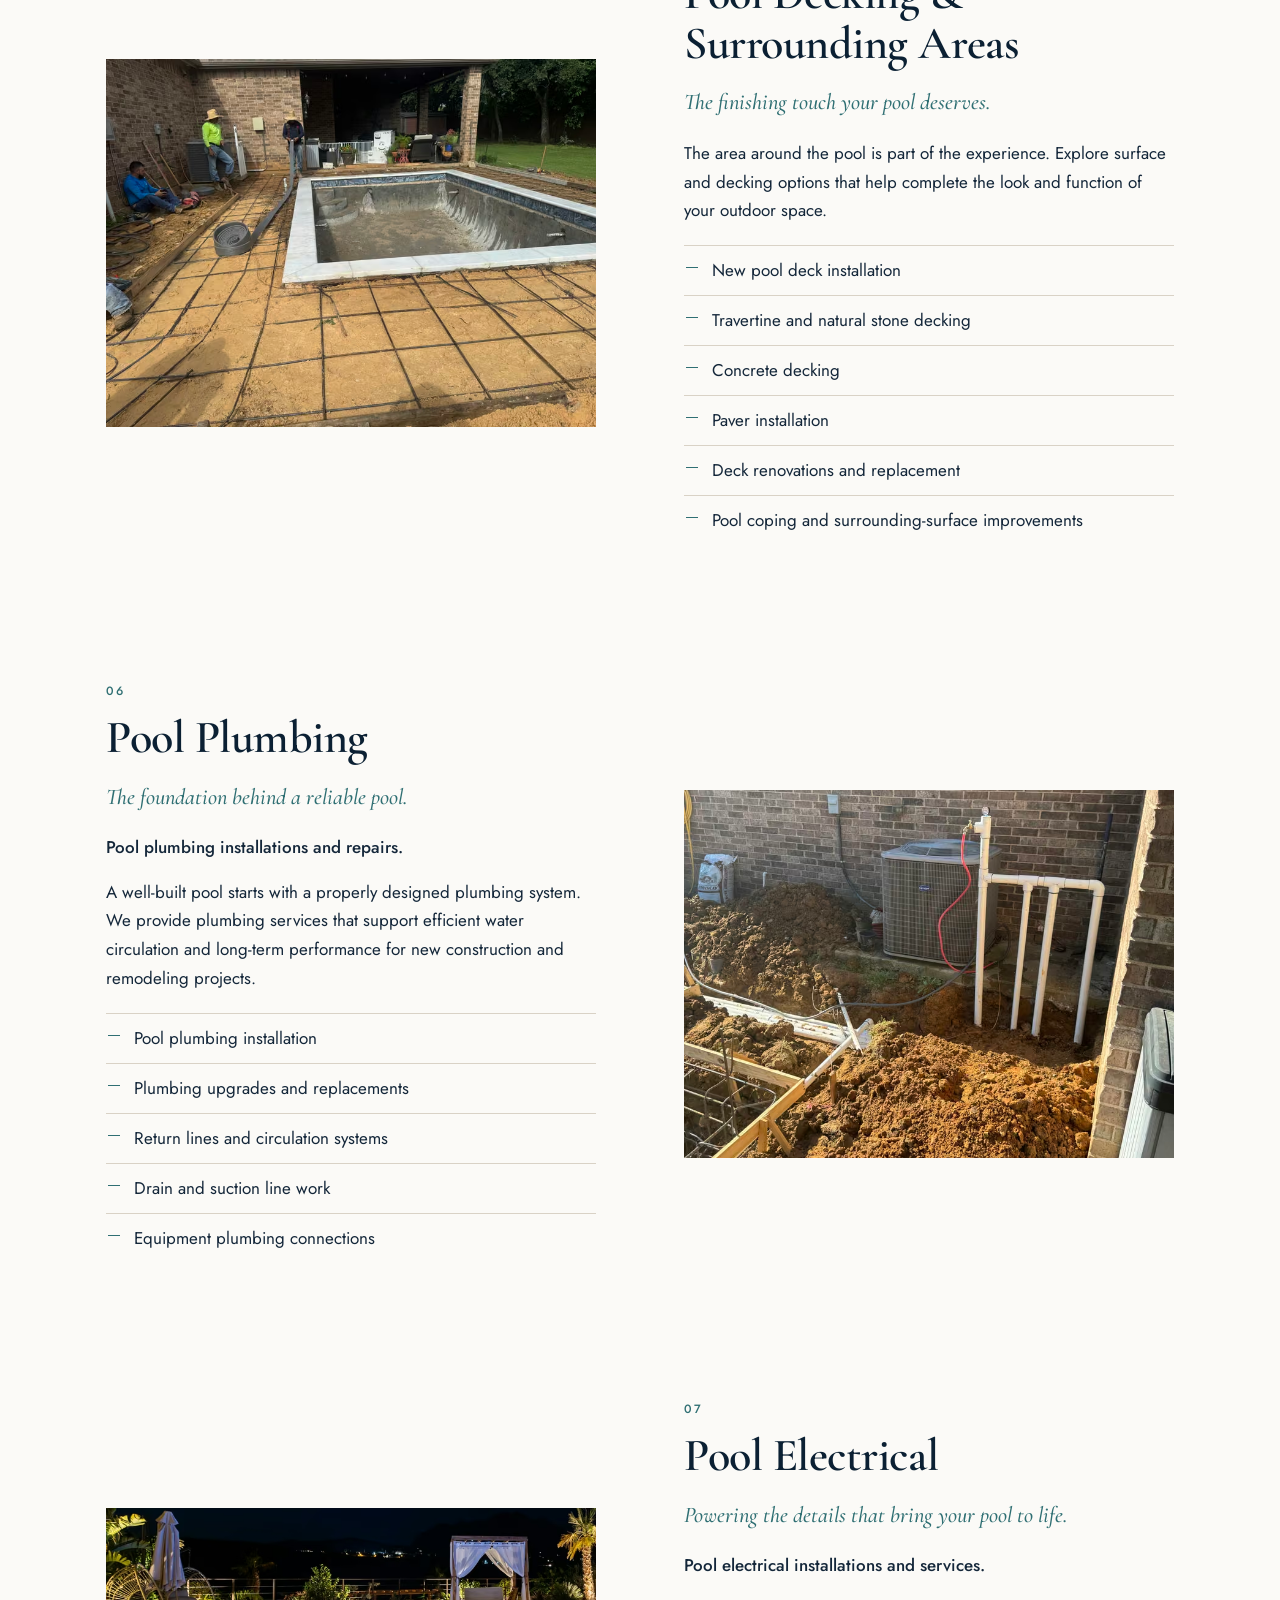
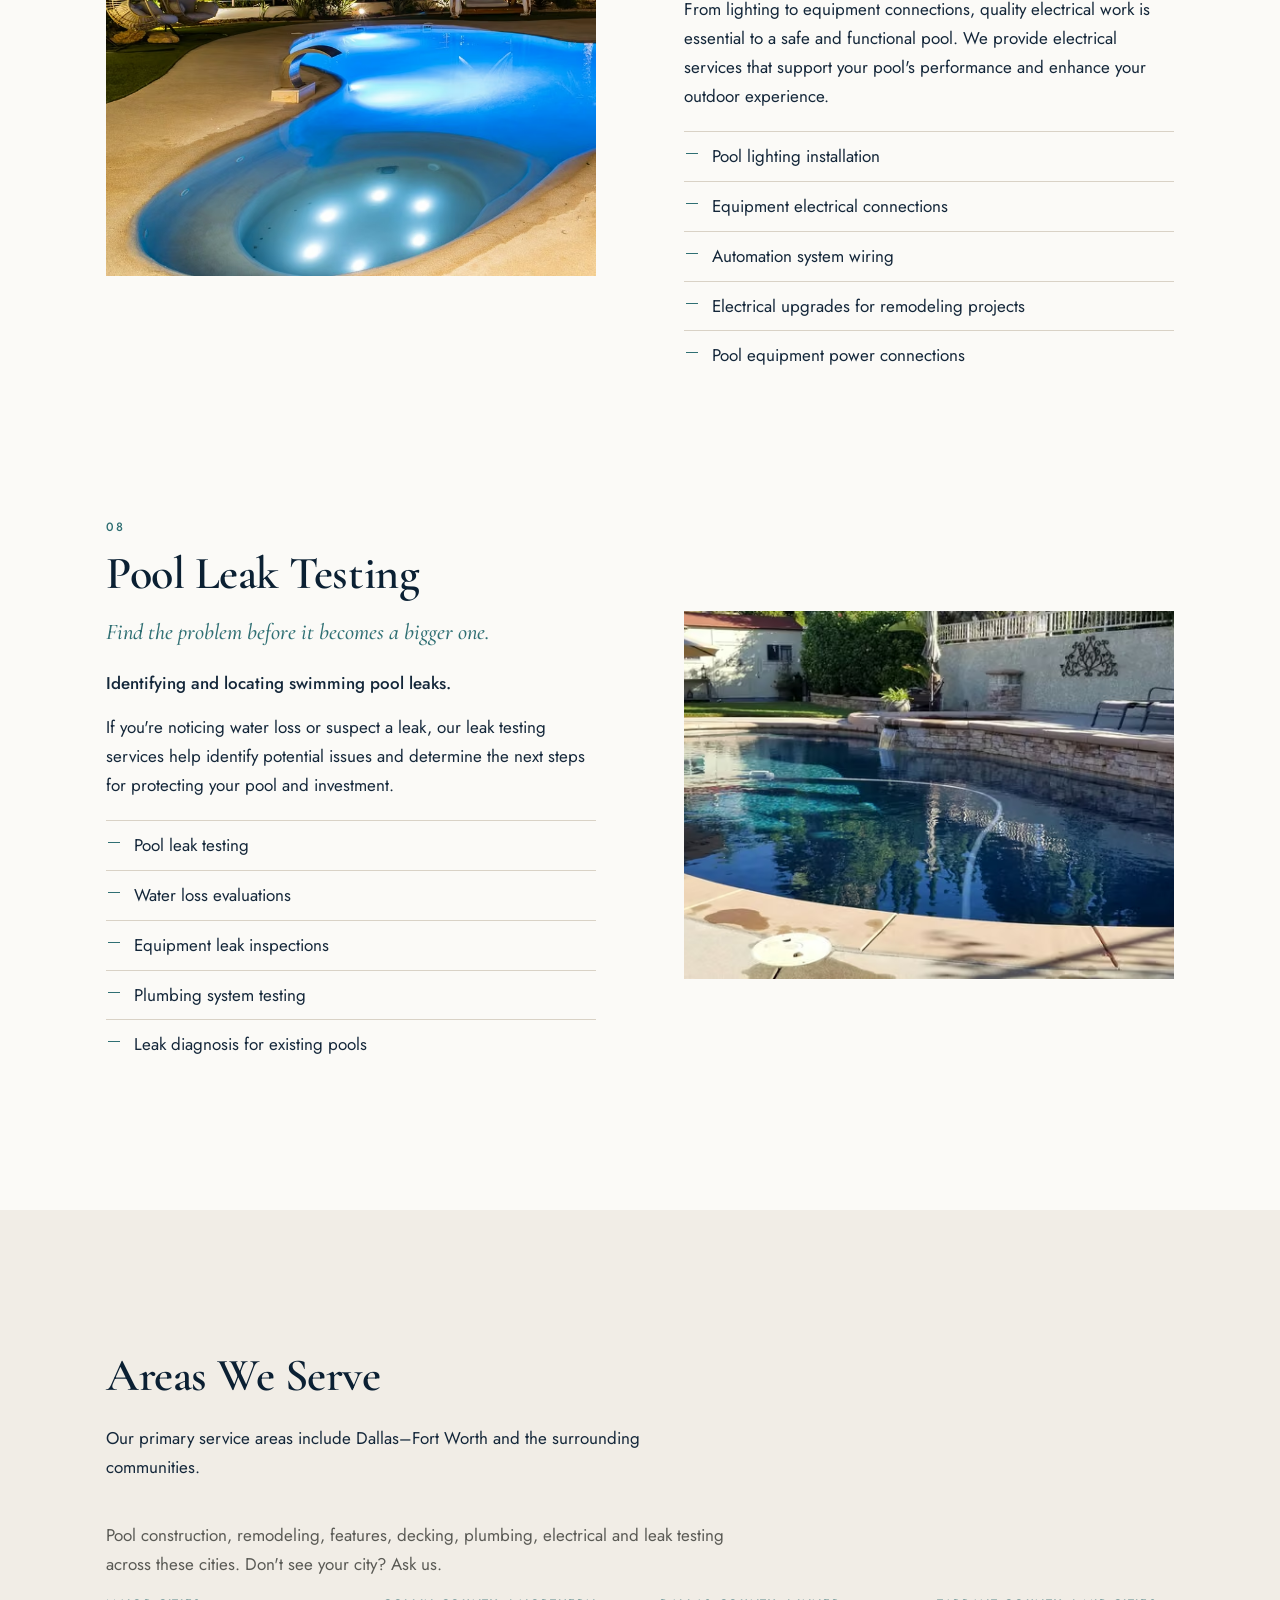
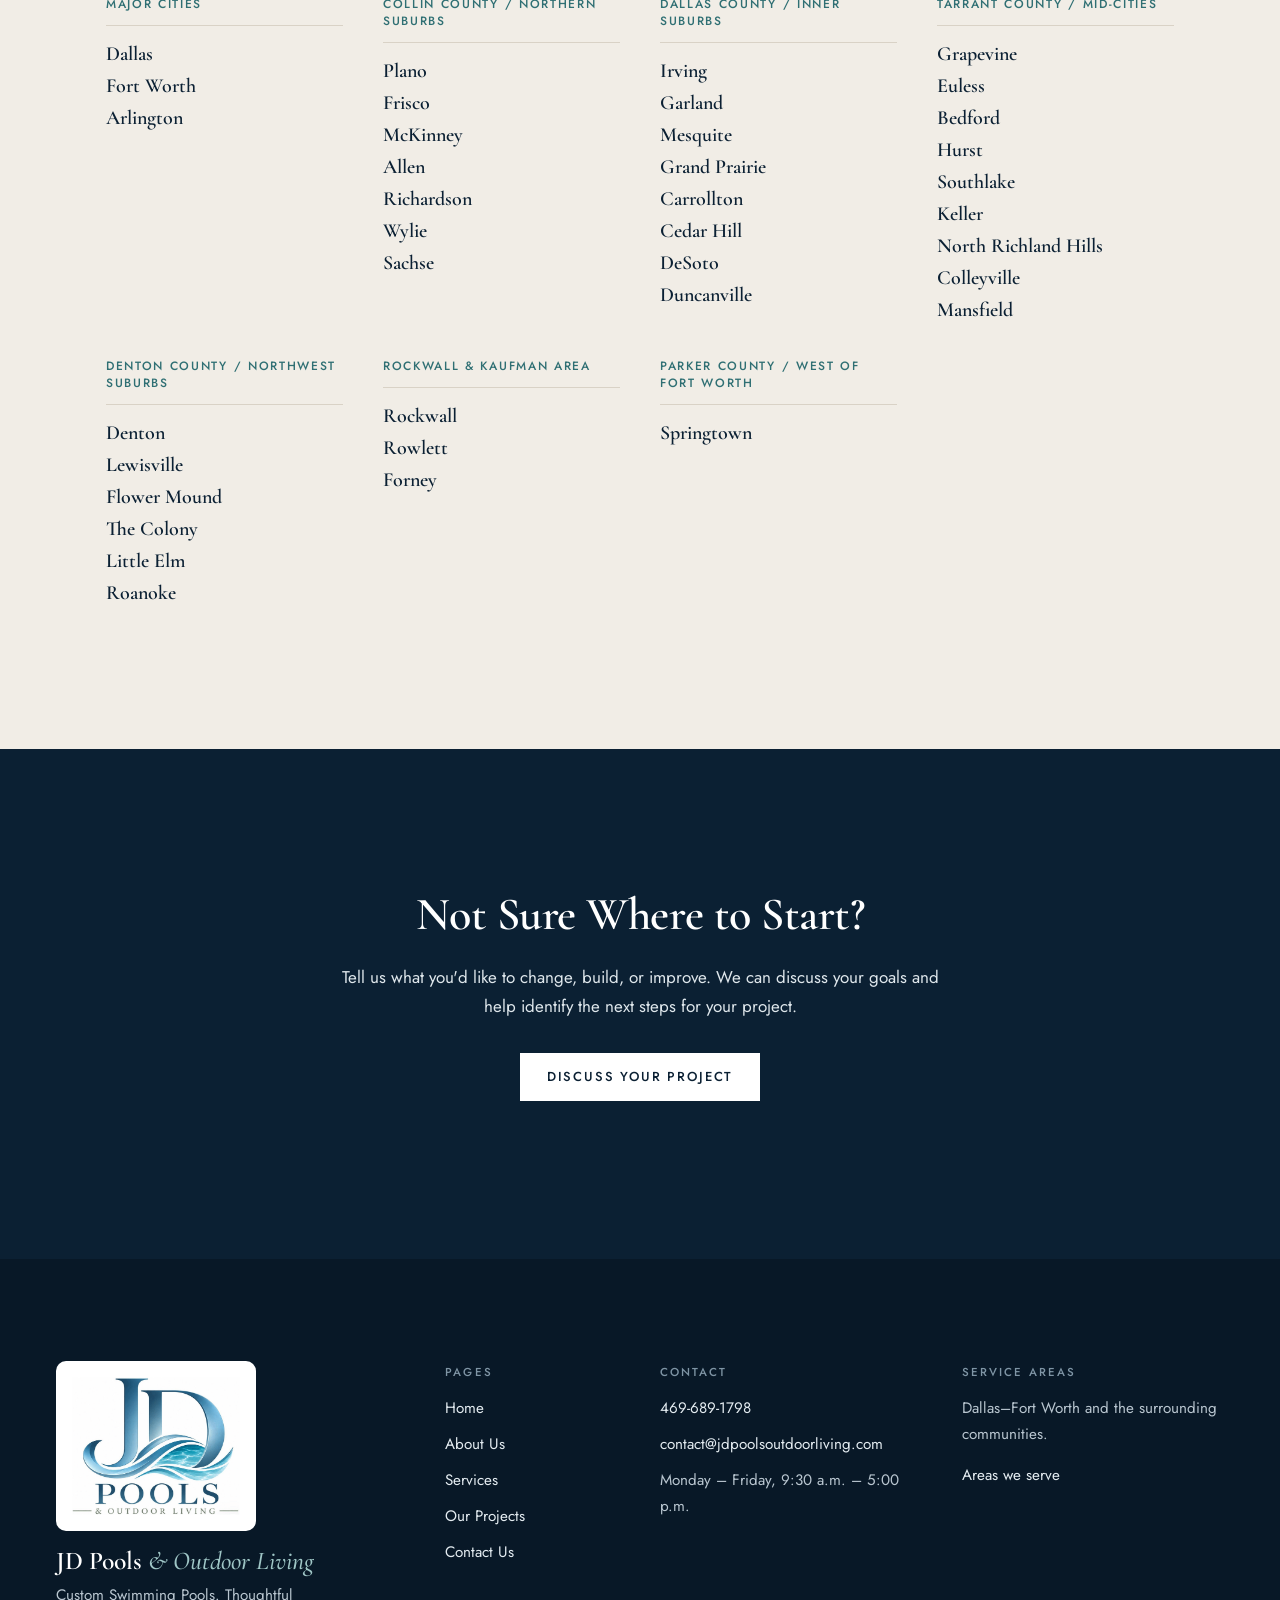
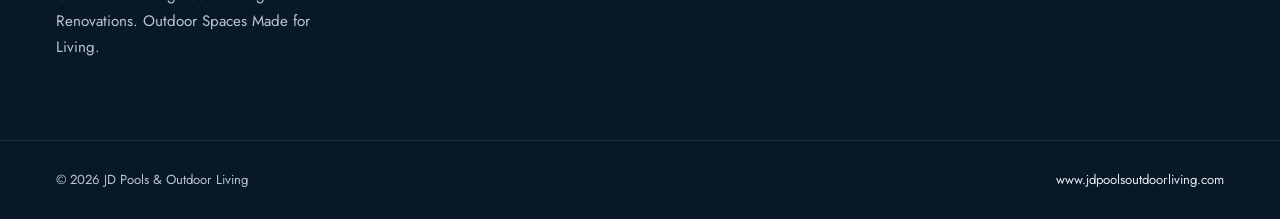
<file: services.html>
<!doctype html>
<html lang="en-US">
<head>
<meta charset="utf-8">
<meta name="viewport" content="width=device-width, initial-scale=1">
<title>Pool Construction, Remodeling &amp; Outdoor Living in Dallas, Fort Worth &amp; Plano | JD Pools</title>
<meta name="description" content="New pool construction, pool remodeling, custom features, outdoor living, decking, plumbing, electrical and leak testing in Dallas, Fort Worth, Plano, Frisco and surrounding cities."><meta name="robots" content="noindex, nofollow"><link rel="canonical" href="https://www.jdpoolsoutdoorliving.com/services.html">
<meta property="og:type" content="website">
<meta property="og:site_name" content="JD Pools &amp; Outdoor Living">
<meta property="og:title" content="Pool Construction, Remodeling &amp; Outdoor Living in Dallas, Fort Worth &amp; Plano | JD Pools">
<meta property="og:description" content="New pool construction, pool remodeling, custom features, outdoor living, decking, plumbing, electrical and leak testing in Dallas, Fort Worth, Plano, Frisco and surrounding cities."><meta property="og:url" content="https://www.jdpoolsoutdoorliving.com/services.html">
<meta property="og:image" content="https://www.jdpoolsoutdoorliving.com/static/img/logo.png"><meta property="og:image:width" content="1122"><meta property="og:image:height" content="937"><meta name="twitter:card" content="summary">
<meta name="theme-color" content="#0b2033">
<link rel="icon" href="static/img/favicon-32.png" type="image/png">
<link rel="icon" href="favicon.ico" sizes="32x32">
<link rel="apple-touch-icon" href="static/img/apple-touch-icon.png">
<link rel="preload" href="static/fonts/cormorantgaramond-600-latin.woff2" as="font" type="font/woff2" crossorigin>
<link rel="preload" href="static/fonts/jost-400-latin.woff2" as="font" type="font/woff2" crossorigin>
<link rel="stylesheet" href="static/css/site.css?v=202611251441">
</head>
<body class="page-services">
<a class="skip" href="#main">Skip to content</a>
<header class="hdr" data-hdr>
  <div class="hdr__in wrap">
    <a class="brand" href="index.html" aria-label="JD Pools &amp; Outdoor Living, home">
      <img class="brand__mark" src="static/img/mark-96.png" width="44" height="44" alt="">
      <span class="brand__name">JD Pools <em>&amp; Outdoor Living</em></span>
    </a>
    <nav class="nav" aria-label="Main">
      <button class="nav__toggle" aria-expanded="false" aria-controls="menu" data-menu-btn><span class="sr">Menu</span><span class="nav__bars" aria-hidden="true"></span></button>
      <ul id="menu" class="nav__list" data-menu>
<li><a href="index.html">Home</a></li><li><a href="about.html">About Us</a></li><li><a href="services.html" aria-current="page">Services</a></li><li><a href="projects.html">Our Projects</a></li><li><a href="contact.html">Contact Us</a></li>        <li class="nav__cta"><a class="btn btn--primary btn--sm" href="contact.html#estimate">Request an Estimate</a></li>
      </ul>
    </nav>
  </div>
</header>
<main id="main">
<section class="phero" aria-labelledby="h1">
  <div class="wrap phero__text">
    <p class="eyebrow">Services</p>
    <h1 id="h1" class="display display--page">One Vision for Your Pool. More Possibilities for Your Backyard.</h1>
    <p class="lede">From new pool construction to the details that complete your outdoor space, explore how we can help.</p>
  </div>
  <div class="wrap wrap--wide"><div class="photo ph--stone ph--banner" style="aspect-ratio:21/8" data-src="adobe"><picture><source media="(max-width: 899px)" type="image/avif" srcset="static/img/photos/as-1165185323-m-480.avif 480w, static/img/photos/as-1165185323-m-800.avif 800w, static/img/photos/as-1165185323-m-1200.avif 1200w, static/img/photos/as-1165185323-m-1600.avif 1600w" sizes="100vw"><source media="(max-width: 899px)" type="image/webp" srcset="static/img/photos/as-1165185323-m-480.webp 480w, static/img/photos/as-1165185323-m-800.webp 800w, static/img/photos/as-1165185323-m-1200.webp 1200w, static/img/photos/as-1165185323-m-1600.webp 1600w" sizes="100vw"><source media="(max-width: 899px)" srcset="static/img/photos/as-1165185323-m-480.jpg 480w, static/img/photos/as-1165185323-m-800.jpg 800w, static/img/photos/as-1165185323-m-1200.jpg 1200w, static/img/photos/as-1165185323-m-1600.jpg 1600w" sizes="100vw"><source type="image/avif" srcset="static/img/photos/as-1165185323-480.avif 480w, static/img/photos/as-1165185323-800.avif 800w, static/img/photos/as-1165185323-1200.avif 1200w, static/img/photos/as-1165185323-1600.avif 1600w, static/img/photos/as-1165185323-1920.avif 1920w" sizes="100vw"><source type="image/webp" srcset="static/img/photos/as-1165185323-480.webp 480w, static/img/photos/as-1165185323-800.webp 800w, static/img/photos/as-1165185323-1200.webp 1200w, static/img/photos/as-1165185323-1600.webp 1600w, static/img/photos/as-1165185323-1920.webp 1920w" sizes="100vw"><img src="static/img/photos/as-1165185323-1200.jpg" srcset="static/img/photos/as-1165185323-480.jpg 480w, static/img/photos/as-1165185323-800.jpg 800w, static/img/photos/as-1165185323-1200.jpg 1200w, static/img/photos/as-1165185323-1600.jpg 1600w, static/img/photos/as-1165185323-1920.jpg 1920w" sizes="100vw" alt="Rectangular backyard pool beside a stepping-stone path, turf, and a patio seating area in a wooded garden" width="1200" height="672" fetchpriority="high" loading="eager" decoding="async" style="object-position:52% 55%"></picture></div></div>
</section><section class="intro wrap" aria-label="Introduction">
  <div class="intro__grid">
    <p class="intro__big">Every property and project is different.</p>
    <div class="intro__body"><p>JD Pools &amp; Outdoor Living offers swimming pool construction and remodeling services, as well as selected upgrades and outdoor living improvements. Explore the service categories below and contact us to discuss the scope of your project.</p></div>
  </div>
  <nav class="jump" aria-label="Services on this page">
    <ul><li><a href="#new-pool-construction">New Swimming Pool Construction</a></li><li><a href="#pool-remodeling">Swimming Pool Remodeling</a></li><li><a href="#pool-features">Custom Pool Features &amp; Upgrades</a></li><li><a href="#outdoor-living">Outdoor Living</a></li><li><a href="#pool-decking">Pool Decking &amp; Surrounding Areas</a></li><li><a href="#pool-plumbing">Pool Plumbing</a></li><li><a href="#pool-electrical">Pool Electrical</a></li><li><a href="#leak-testing">Pool Leak Testing</a></li></ul>
  </nav>
</section>
<div class="svc-detail">
<section id="new-pool-construction" class="svc wrap " aria-labelledby="new-pool-construction-h">
  <div class="svc__media"><div class="photo " style="aspect-ratio:4/3" data-src="stock"><picture><source type="image/avif" srcset="static/img/photos/px-36777953-480.avif 480w, static/img/photos/px-36777953-800.avif 800w, static/img/photos/px-36777953-1200.avif 1200w, static/img/photos/px-36777953-1600.avif 1600w, static/img/photos/px-36777953-1920.avif 1920w" sizes="(min-width: 1100px) 50vw, 100vw"><source type="image/webp" srcset="static/img/photos/px-36777953-480.webp 480w, static/img/photos/px-36777953-800.webp 800w, static/img/photos/px-36777953-1200.webp 1200w, static/img/photos/px-36777953-1600.webp 1600w, static/img/photos/px-36777953-1920.webp 1920w" sizes="(min-width: 1100px) 50vw, 100vw"><img src="static/img/photos/px-36777953-1200.jpg" srcset="static/img/photos/px-36777953-480.jpg 480w, static/img/photos/px-36777953-800.jpg 800w, static/img/photos/px-36777953-1200.jpg 1200w, static/img/photos/px-36777953-1600.jpg 1600w, static/img/photos/px-36777953-1920.jpg 1920w" sizes="(min-width: 1100px) 50vw, 100vw" alt="Finished backyard pool, raised spa and stone deck (stock photo)" width="1200" height="800" loading="lazy" decoding="async" style="object-position:50% 55%"></picture></div></div>
  <div class="svc__text">
    <p class="svc__num" aria-hidden="true">01</p>
    <h2 id="new-pool-construction-h" class="h2">New Swimming Pool Construction</h2>
<p class="svc__kicker">Make room for something extraordinary.</p>    <p>Create a backyard centerpiece designed around your home, your preferences, and the way you want to spend time outdoors.</p>
<ul class="ticks"><li>Custom swimming pool design and construction</li><li>New in-ground swimming pools</li><li>Gunite pool construction</li><li>Custom shapes and configurations</li><li>Integrated spas, sun shelves, tanning ledges, steps, and benches</li><li>Selected water features and enhancements</li></ul>  </div>
</section>
<section id="pool-remodeling" class="svc wrap svc--flip" aria-labelledby="pool-remodeling-h">
  <div class="svc__media"><div class="photo " style="aspect-ratio:4/3" data-src="stock"><picture><source type="image/avif" srcset="static/img/photos/stock-pool-resurfaced-480.avif 480w, static/img/photos/stock-pool-resurfaced-800.avif 800w, static/img/photos/stock-pool-resurfaced-1200.avif 1200w, static/img/photos/stock-pool-resurfaced-1600.avif 1600w" sizes="(min-width: 1100px) 50vw, 100vw"><source type="image/webp" srcset="static/img/photos/stock-pool-resurfaced-480.webp 480w, static/img/photos/stock-pool-resurfaced-800.webp 800w, static/img/photos/stock-pool-resurfaced-1200.webp 1200w, static/img/photos/stock-pool-resurfaced-1600.webp 1600w" sizes="(min-width: 1100px) 50vw, 100vw"><img src="static/img/photos/stock-pool-resurfaced-1200.jpg" srcset="static/img/photos/stock-pool-resurfaced-480.jpg 480w, static/img/photos/stock-pool-resurfaced-800.jpg 800w, static/img/photos/stock-pool-resurfaced-1200.jpg 1200w, static/img/photos/stock-pool-resurfaced-1600.jpg 1600w" sizes="(min-width: 1100px) 50vw, 100vw" alt="Pool steps with fresh blue waterline tile and travertine coping, illustrating a refreshed finish (stock photo, not a JD Pools project)" width="1200" height="800" loading="lazy" decoding="async" style="object-position:50% 50%"></picture></div></div>
  <div class="svc__text">
    <p class="svc__num" aria-hidden="true">02</p>
    <h2 id="pool-remodeling-h" class="h2">Swimming Pool Remodeling</h2>
<p class="svc__kicker">Love your backyard again.</p><p class="svc__summary">Pool renovations, upgrades, and modernizations.</p>    <p>An existing pool can be the starting point for a whole new look. Refresh finishes, update key features, or explore a broader renovation to better suit your style.</p>
<ul class="ticks"><li>Pool renovations and updates</li><li>Resurfacing and replastering</li><li>Waterline tile replacement</li><li>Coping replacement</li><li>Pool decking renovations</li><li>Selected structural or design modifications, subject to project evaluation</li></ul>  </div>
</section>
<section id="pool-features" class="svc wrap " aria-labelledby="pool-features-h">
  <div class="svc__media"><div class="photo " style="aspect-ratio:4/3" data-src="stock"><picture><source type="image/avif" srcset="static/img/photos/stock-pool-lights-night-480.avif 480w, static/img/photos/stock-pool-lights-night-800.avif 800w, static/img/photos/stock-pool-lights-night-1200.avif 1200w, static/img/photos/stock-pool-lights-night-1600.avif 1600w" sizes="(min-width: 1100px) 50vw, 100vw"><source type="image/webp" srcset="static/img/photos/stock-pool-lights-night-480.webp 480w, static/img/photos/stock-pool-lights-night-800.webp 800w, static/img/photos/stock-pool-lights-night-1200.webp 1200w, static/img/photos/stock-pool-lights-night-1600.webp 1600w" sizes="(min-width: 1100px) 50vw, 100vw"><img src="static/img/photos/stock-pool-lights-night-1200.jpg" srcset="static/img/photos/stock-pool-lights-night-480.jpg 480w, static/img/photos/stock-pool-lights-night-800.jpg 800w, static/img/photos/stock-pool-lights-night-1200.jpg 1200w, static/img/photos/stock-pool-lights-night-1600.jpg 1600w" sizes="(min-width: 1100px) 50vw, 100vw" alt="Free-form pool glowing with underwater LED lights at night (stock photo)" width="1200" height="800" loading="lazy" decoding="async" style="object-position:50% 60%"></picture></div></div>
  <div class="svc__text">
    <p class="svc__num" aria-hidden="true">03</p>
    <h2 id="pool-features-h" class="h2">Custom Pool Features &amp; Upgrades</h2>
<p class="svc__kicker">Make the details unmistakably yours.</p><p class="svc__summary">Water features, specialty finishes, and custom lighting.</p>    <p>The right enhancements can add personality, atmosphere, and convenience to a pool. Explore options that complement your pool and how you use it.</p>
<ul class="ticks"><li>Waterfalls, fountains, and sheer descents</li><li>LED pool lighting</li><li>Bubblers and deck jets</li><li>Spa features</li><li>Pool automation and equipment upgrades</li><li>Saltwater system upgrades and selected finish enhancements</li></ul>  </div>
</section>
<section id="outdoor-living" class="svc wrap svc--flip" aria-labelledby="outdoor-living-h">
  <div class="svc__media"><div class="photo " style="aspect-ratio:4/3" data-src="stock"><picture><source type="image/avif" srcset="static/img/photos/stock-pergola-dining-480.avif 480w, static/img/photos/stock-pergola-dining-800.avif 800w, static/img/photos/stock-pergola-dining-1200.avif 1200w, static/img/photos/stock-pergola-dining-1600.avif 1600w" sizes="(min-width: 1100px) 50vw, 100vw"><source type="image/webp" srcset="static/img/photos/stock-pergola-dining-480.webp 480w, static/img/photos/stock-pergola-dining-800.webp 800w, static/img/photos/stock-pergola-dining-1200.webp 1200w, static/img/photos/stock-pergola-dining-1600.webp 1600w" sizes="(min-width: 1100px) 50vw, 100vw"><img src="static/img/photos/stock-pergola-dining-1200.jpg" srcset="static/img/photos/stock-pergola-dining-480.jpg 480w, static/img/photos/stock-pergola-dining-800.jpg 800w, static/img/photos/stock-pergola-dining-1200.jpg 1200w, static/img/photos/stock-pergola-dining-1600.jpg 1600w" sizes="(min-width: 1100px) 50vw, 100vw" alt="Shaded wooden pergola over an outdoor dining table on a deck (stock photo)" width="1200" height="800" loading="lazy" decoding="async" style="object-position:50% 50%"></picture></div></div>
  <div class="svc__text">
    <p class="svc__num" aria-hidden="true">04</p>
    <h2 id="outdoor-living-h" class="h2">Outdoor Living</h2>
<p class="svc__kicker">Take the good times beyond the water.</p><p class="svc__summary">Custom patios and outdoor entertainment spaces.</p>    <p>Bring your backyard together with inviting spaces designed for relaxing, dining, and spending time with family and friends.</p>
<ul class="ticks"><li>Outdoor kitchens</li><li>Covered patios and pergolas</li><li>Outdoor fireplaces and fire pits</li><li>Outdoor seating and dining areas</li><li>Poolside entertainment spaces</li><li>Selected backyard improvements</li></ul>  </div>
</section>
<section id="pool-decking" class="svc wrap " aria-labelledby="pool-decking-h">
  <div class="svc__media"><div class="photo " style="aspect-ratio:4/3" data-src="client"><picture><source type="image/avif" srcset="static/img/photos/jd-deck-8513-480.avif 480w, static/img/photos/jd-deck-8513-800.avif 800w, static/img/photos/jd-deck-8513-1200.avif 1200w, static/img/photos/jd-deck-8513-1600.avif 1600w" sizes="(min-width: 1100px) 50vw, 100vw"><source type="image/webp" srcset="static/img/photos/jd-deck-8513-480.webp 480w, static/img/photos/jd-deck-8513-800.webp 800w, static/img/photos/jd-deck-8513-1200.webp 1200w, static/img/photos/jd-deck-8513-1600.webp 1600w" sizes="(min-width: 1100px) 50vw, 100vw"><img src="static/img/photos/jd-deck-8513-1200.jpg" srcset="static/img/photos/jd-deck-8513-480.jpg 480w, static/img/photos/jd-deck-8513-800.jpg 800w, static/img/photos/jd-deck-8513-1200.jpg 1200w, static/img/photos/jd-deck-8513-1600.jpg 1600w" sizes="(min-width: 1100px) 50vw, 100vw" alt="Steel grid and new coping as the pool deck is formed" width="1200" height="900" loading="lazy" decoding="async" style="object-position:50% 55%"></picture></div></div>
  <div class="svc__text">
    <p class="svc__num" aria-hidden="true">05</p>
    <h2 id="pool-decking-h" class="h2">Pool Decking &amp; Surrounding Areas</h2>
<p class="svc__kicker">The finishing touch your pool deserves.</p>    <p>The area around the pool is part of the experience. Explore surface and decking options that help complete the look and function of your outdoor space.</p>
<ul class="ticks"><li>New pool deck installation</li><li>Travertine and natural stone decking</li><li>Concrete decking</li><li>Paver installation</li><li>Deck renovations and replacement</li><li>Pool coping and surrounding-surface improvements</li></ul>  </div>
</section>
<section id="pool-plumbing" class="svc wrap svc--flip" aria-labelledby="pool-plumbing-h">
  <div class="svc__media"><div class="photo " style="aspect-ratio:4/3" data-src="client"><picture><source type="image/avif" srcset="static/img/photos/plumbing-stubouts-480.avif 480w, static/img/photos/plumbing-stubouts-800.avif 800w, static/img/photos/plumbing-stubouts-1200.avif 1200w, static/img/photos/plumbing-stubouts-1600.avif 1600w" sizes="(min-width: 1100px) 50vw, 100vw"><source type="image/webp" srcset="static/img/photos/plumbing-stubouts-480.webp 480w, static/img/photos/plumbing-stubouts-800.webp 800w, static/img/photos/plumbing-stubouts-1200.webp 1200w, static/img/photos/plumbing-stubouts-1600.webp 1600w" sizes="(min-width: 1100px) 50vw, 100vw"><img src="static/img/photos/plumbing-stubouts-1200.jpg" srcset="static/img/photos/plumbing-stubouts-480.jpg 480w, static/img/photos/plumbing-stubouts-800.jpg 800w, static/img/photos/plumbing-stubouts-1200.jpg 1200w, static/img/photos/plumbing-stubouts-1600.jpg 1600w" sizes="(min-width: 1100px) 50vw, 100vw" alt="New pool plumbing stub-outs beside the home before the equipment pad is set" width="1200" height="1600" loading="lazy" decoding="async" style="object-position:50% 55%"></picture></div></div>
  <div class="svc__text">
    <p class="svc__num" aria-hidden="true">06</p>
    <h2 id="pool-plumbing-h" class="h2">Pool Plumbing</h2>
<p class="svc__kicker">The foundation behind a reliable pool.</p><p class="svc__summary">Pool plumbing installations and repairs.</p>    <p>A well-built pool starts with a properly designed plumbing system. We provide plumbing services that support efficient water circulation and long-term performance for new construction and remodeling projects.</p>
<ul class="ticks"><li>Pool plumbing installation</li><li>Plumbing upgrades and replacements</li><li>Return lines and circulation systems</li><li>Drain and suction line work</li><li>Equipment plumbing connections</li></ul>  </div>
</section>
<section id="pool-electrical" class="svc wrap " aria-labelledby="pool-electrical-h">
  <div class="svc__media"><div class="photo " style="aspect-ratio:4/3" data-src="stock"><picture><source type="image/avif" srcset="static/img/photos/stock-pool-lights-detail-480.avif 480w, static/img/photos/stock-pool-lights-detail-800.avif 800w, static/img/photos/stock-pool-lights-detail-1200.avif 1200w" sizes="(min-width: 1100px) 50vw, 100vw"><source type="image/webp" srcset="static/img/photos/stock-pool-lights-detail-480.webp 480w, static/img/photos/stock-pool-lights-detail-800.webp 800w, static/img/photos/stock-pool-lights-detail-1200.webp 1200w" sizes="(min-width: 1100px) 50vw, 100vw"><img src="static/img/photos/stock-pool-lights-detail-1200.jpg" srcset="static/img/photos/stock-pool-lights-detail-480.jpg 480w, static/img/photos/stock-pool-lights-detail-800.jpg 800w, static/img/photos/stock-pool-lights-detail-1200.jpg 1200w" sizes="(min-width: 1100px) 50vw, 100vw" alt="Underwater LED pool lights glowing in a pool&#39;s shallow lounging area at night (stock photo)" width="1200" height="900" loading="lazy" decoding="async" style="object-position:40% 60%"></picture></div></div>
  <div class="svc__text">
    <p class="svc__num" aria-hidden="true">07</p>
    <h2 id="pool-electrical-h" class="h2">Pool Electrical</h2>
<p class="svc__kicker">Powering the details that bring your pool to life.</p><p class="svc__summary">Pool electrical installations and services.</p>    <p>From lighting to equipment connections, quality electrical work is essential to a safe and functional pool. We provide electrical services that support your pool&#39;s performance and enhance your outdoor experience.</p>
<ul class="ticks"><li>Pool lighting installation</li><li>Equipment electrical connections</li><li>Automation system wiring</li><li>Electrical upgrades for remodeling projects</li><li>Pool equipment power connections</li></ul>  </div>
</section>
<section id="leak-testing" class="svc wrap svc--flip" aria-labelledby="leak-testing-h">
  <div class="svc__media"><div class="photo " style="aspect-ratio:4/3" data-src="stock"><picture><source type="image/avif" srcset="static/img/photos/stock-pool-service-480.avif 480w, static/img/photos/stock-pool-service-800.avif 800w, static/img/photos/stock-pool-service-1200.avif 1200w, static/img/photos/stock-pool-service-1600.avif 1600w" sizes="(min-width: 1100px) 50vw, 100vw"><source type="image/webp" srcset="static/img/photos/stock-pool-service-480.webp 480w, static/img/photos/stock-pool-service-800.webp 800w, static/img/photos/stock-pool-service-1200.webp 1200w, static/img/photos/stock-pool-service-1600.webp 1600w" sizes="(min-width: 1100px) 50vw, 100vw"><img src="static/img/photos/stock-pool-service-1200.jpg" srcset="static/img/photos/stock-pool-service-480.jpg 480w, static/img/photos/stock-pool-service-800.jpg 800w, static/img/photos/stock-pool-service-1200.jpg 1200w, static/img/photos/stock-pool-service-1600.jpg 1600w" sizes="(min-width: 1100px) 50vw, 100vw" alt="Backyard pool during a service visit, with the skimmer lid off and a hose line in the water (stock photo)" width="1200" height="584" loading="lazy" decoding="async" style="object-position:50% 55%"></picture></div></div>
  <div class="svc__text">
    <p class="svc__num" aria-hidden="true">08</p>
    <h2 id="leak-testing-h" class="h2">Pool Leak Testing</h2>
<p class="svc__kicker">Find the problem before it becomes a bigger one.</p><p class="svc__summary">Identifying and locating swimming pool leaks.</p>    <p>If you&#39;re noticing water loss or suspect a leak, our leak testing services help identify potential issues and determine the next steps for protecting your pool and investment.</p>
<ul class="ticks"><li>Pool leak testing</li><li>Water loss evaluations</li><li>Equipment leak inspections</li><li>Plumbing system testing</li><li>Leak diagnosis for existing pools</li></ul>  </div>
</section>
</div>
<section class="areas" id="service-areas" aria-labelledby="svc-areas-h">
  <div class="wrap">
    <h2 id="svc-areas-h" class="h2">Areas We Serve</h2>
    <p class="areas__lead">Our primary service areas include Dallas–Fort Worth and the surrounding communities.</p>
    <p class="areas__sub">Pool construction, remodeling, features, decking, plumbing, electrical and leak testing across these cities. Don't see your city? Ask us.</p>
    <div class="areas__grid">
<div><h3 class="areas__h">Major Cities</h3><ul><li>Dallas</li><li>Fort Worth</li><li>Arlington</li></ul></div><div><h3 class="areas__h">Collin County / Northern Suburbs</h3><ul><li>Plano</li><li>Frisco</li><li>McKinney</li><li>Allen</li><li>Richardson</li><li>Wylie</li><li>Sachse</li></ul></div><div><h3 class="areas__h">Dallas County / Inner Suburbs</h3><ul><li>Irving</li><li>Garland</li><li>Mesquite</li><li>Grand Prairie</li><li>Carrollton</li><li>Cedar Hill</li><li>DeSoto</li><li>Duncanville</li></ul></div><div><h3 class="areas__h">Tarrant County / Mid-Cities</h3><ul><li>Grapevine</li><li>Euless</li><li>Bedford</li><li>Hurst</li><li>Southlake</li><li>Keller</li><li>North Richland Hills</li><li>Colleyville</li><li>Mansfield</li></ul></div><div><h3 class="areas__h">Denton County / Northwest Suburbs</h3><ul><li>Denton</li><li>Lewisville</li><li>Flower Mound</li><li>The Colony</li><li>Little Elm</li><li>Roanoke</li></ul></div><div><h3 class="areas__h">Rockwall &amp; Kaufman Area</h3><ul><li>Rockwall</li><li>Rowlett</li><li>Forney</li></ul></div><div><h3 class="areas__h">Parker County / West of Fort Worth</h3><ul><li>Springtown</li></ul></div>    </div>
  </div>
</section>
<section class="cta" aria-labelledby="cta-h">
  <div class="wrap cta__in">
    <h2 id="cta-h" class="h2 h2--light">Not Sure Where to Start?</h2>
<p>Tell us what you&#39;d like to change, build, or improve. We can discuss your goals and help identify the next steps for your project.</p>    <p class="btnrow"><a class="btn btn--light" href="contact.html#estimate">Discuss Your Project</a></p>
  </div>
</section></main>
<footer class="ftr">
  <div class="wrap ftr__grid">
    <div class="ftr__brand">
      <img class="footer__logo" src="static/img/logo-600.png" width="200" height="167" alt="JD Pools &amp; Outdoor Living logo" loading="lazy">
      <p class="ftr__name">JD Pools <em>&amp; Outdoor Living</em></p>
      <p class="ftr__line">Custom Swimming Pools. Thoughtful Renovations. Outdoor Spaces Made for Living.</p>
    </div>
    <nav class="ftr__col" aria-label="Footer">
      <h2 class="ftr__h">Pages</h2>
      <ul><li><a href="index.html">Home</a></li><li><a href="about.html">About Us</a></li><li><a href="services.html">Services</a></li><li><a href="projects.html">Our Projects</a></li><li><a href="contact.html">Contact Us</a></li></ul>
    </nav>
    <div class="ftr__col">
      <h2 class="ftr__h">Contact</h2>
      <ul>
        <li><a href="tel:+14696891798">469-689-1798</a></li>
        <li><a href="mailto:contact@jdpoolsoutdoorliving.com">contact@jdpoolsoutdoorliving.com</a></li>
        <li>Monday – Friday, 9:30 a.m. – 5:00 p.m.</li>
      </ul>
    </div>
    <div class="ftr__col">
      <h2 class="ftr__h">Service Areas</h2>
      <p>Dallas–Fort Worth and the surrounding communities.</p>
      <p><a class="link" href="contact.html#areas">Areas we serve</a></p>
    </div>
  </div>
  <div class="wrap ftr__base">
    <p>&copy; 2026 JD Pools &amp; Outdoor Living</p>
    <p><a href="https://www.jdpoolsoutdoorliving.com/">www.jdpoolsoutdoorliving.com</a></p>
  </div>
</footer>
<script src="static/js/site.js?v=202611251441" defer></script>
</body>
</html>
</file>
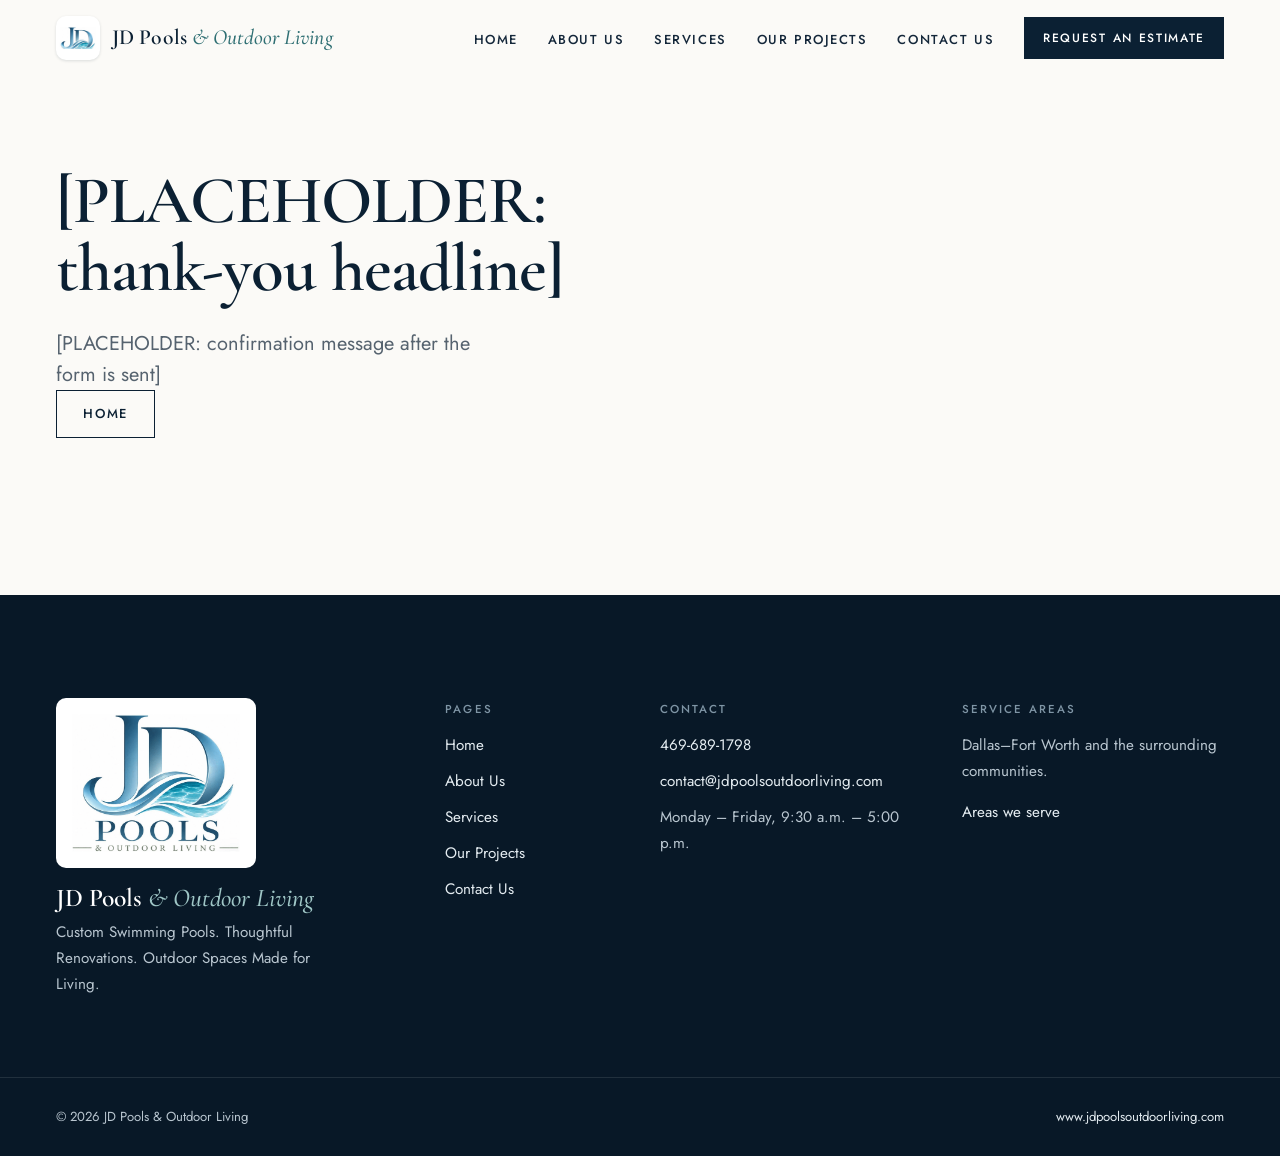
<file: thanks.html>
<!doctype html>
<html lang="en-US">
<head>
<meta charset="utf-8">
<meta name="viewport" content="width=device-width, initial-scale=1">
<title>Thank You | JD Pools &amp; Outdoor Living</title>
<meta name="robots" content="noindex, nofollow"><link rel="canonical" href="https://www.jdpoolsoutdoorliving.com/thanks.html">
<meta property="og:type" content="website">
<meta property="og:site_name" content="JD Pools &amp; Outdoor Living">
<meta property="og:title" content="Thank You | JD Pools &amp; Outdoor Living">
<meta property="og:url" content="https://www.jdpoolsoutdoorliving.com/thanks.html">
<meta property="og:image" content="https://www.jdpoolsoutdoorliving.com/static/img/logo.png"><meta property="og:image:width" content="1122"><meta property="og:image:height" content="937"><meta name="twitter:card" content="summary">
<meta name="theme-color" content="#0b2033">
<link rel="icon" href="static/img/favicon-32.png" type="image/png">
<link rel="icon" href="favicon.ico" sizes="32x32">
<link rel="apple-touch-icon" href="static/img/apple-touch-icon.png">
<link rel="preload" href="static/fonts/cormorantgaramond-600-latin.woff2" as="font" type="font/woff2" crossorigin>
<link rel="preload" href="static/fonts/jost-400-latin.woff2" as="font" type="font/woff2" crossorigin>
<link rel="stylesheet" href="static/css/site.css?v=202611251441">
</head>
<body class="page-thanks">
<a class="skip" href="#main">Skip to content</a>
<header class="hdr" data-hdr>
  <div class="hdr__in wrap">
    <a class="brand" href="index.html" aria-label="JD Pools &amp; Outdoor Living, home">
      <img class="brand__mark" src="static/img/mark-96.png" width="44" height="44" alt="">
      <span class="brand__name">JD Pools <em>&amp; Outdoor Living</em></span>
    </a>
    <nav class="nav" aria-label="Main">
      <button class="nav__toggle" aria-expanded="false" aria-controls="menu" data-menu-btn><span class="sr">Menu</span><span class="nav__bars" aria-hidden="true"></span></button>
      <ul id="menu" class="nav__list" data-menu>
<li><a href="index.html">Home</a></li><li><a href="about.html">About Us</a></li><li><a href="services.html">Services</a></li><li><a href="projects.html">Our Projects</a></li><li><a href="contact.html">Contact Us</a></li>        <li class="nav__cta"><a class="btn btn--primary btn--sm" href="contact.html#estimate">Request an Estimate</a></li>
      </ul>
    </nav>
  </div>
</header>
<main id="main">
<section class="phero phero--short"><div class="wrap phero__text">
<h1 id="h1" class="display display--page">[PLACEHOLDER: thank-you headline]</h1>
<p class="lede">[PLACEHOLDER: confirmation message after the form is sent]</p>
<p><a class="btn btn--ghost" href="index.html">Home</a></p></div></section>
</main>
<footer class="ftr">
  <div class="wrap ftr__grid">
    <div class="ftr__brand">
      <img class="footer__logo" src="static/img/logo-600.png" width="200" height="167" alt="JD Pools &amp; Outdoor Living logo" loading="lazy">
      <p class="ftr__name">JD Pools <em>&amp; Outdoor Living</em></p>
      <p class="ftr__line">Custom Swimming Pools. Thoughtful Renovations. Outdoor Spaces Made for Living.</p>
    </div>
    <nav class="ftr__col" aria-label="Footer">
      <h2 class="ftr__h">Pages</h2>
      <ul><li><a href="index.html">Home</a></li><li><a href="about.html">About Us</a></li><li><a href="services.html">Services</a></li><li><a href="projects.html">Our Projects</a></li><li><a href="contact.html">Contact Us</a></li></ul>
    </nav>
    <div class="ftr__col">
      <h2 class="ftr__h">Contact</h2>
      <ul>
        <li><a href="tel:+14696891798">469-689-1798</a></li>
        <li><a href="mailto:contact@jdpoolsoutdoorliving.com">contact@jdpoolsoutdoorliving.com</a></li>
        <li>Monday – Friday, 9:30 a.m. – 5:00 p.m.</li>
      </ul>
    </div>
    <div class="ftr__col">
      <h2 class="ftr__h">Service Areas</h2>
      <p>Dallas–Fort Worth and the surrounding communities.</p>
      <p><a class="link" href="contact.html#areas">Areas we serve</a></p>
    </div>
  </div>
  <div class="wrap ftr__base">
    <p>&copy; 2026 JD Pools &amp; Outdoor Living</p>
    <p><a href="https://www.jdpoolsoutdoorliving.com/">www.jdpoolsoutdoorliving.com</a></p>
  </div>
</footer>
<script src="static/js/site.js?v=202611251441" defer></script>
</body>
</html>
</file>
<file: static/css/site.css>
/* JD Pools & Outdoor Living. Editorial, photography-led. Palette from the logo (navy + water) and North Texas stone. */
@font-face{font-family:"Cormorant Garamond";src:url(../fonts/cormorantgaramond-600-latin.woff2) format("woff2");font-weight:600;font-style:normal;font-display:swap}
@font-face{font-family:"Cormorant Garamond";src:url(../fonts/cormorantgaramond-500i-latin.woff2) format("woff2");font-weight:500;font-style:italic;font-display:swap}
@font-face{font-family:Jost;src:url(../fonts/jost-400-latin.woff2) format("woff2");font-weight:400;font-display:swap}
@font-face{font-family:Jost;src:url(../fonts/jost-500-latin.woff2) format("woff2");font-weight:500;font-display:swap}
:root{
  --navy:#0b2033; --ink:#14273a; --muted:#56636f; --teal:#2f6f73; --teal-soft:#d9e6e4; --water:#0a85d8;
  --paper:#fbfaf7; --stone:#f1ede6; --lime:#e5ded2; --line:#d9d2c6; --white:#fff;
  --serif:"Cormorant Garamond","Iowan Old Style",Georgia,serif; --sans:Jost,"Helvetica Neue",Arial,sans-serif;
  --wrap:1180px; --wide:1440px; --gut:clamp(20px,5vw,56px); --sp:clamp(72px,11vw,148px);
  --ease:cubic-bezier(.2,.7,.2,1);
}
*,*::before,*::after{box-sizing:border-box}
html{-webkit-text-size-adjust:100%;scroll-behavior:smooth;scroll-padding-top:96px}
body{margin:0;background:var(--paper);color:var(--ink);font:400 1.0625rem/1.7 var(--sans);text-rendering:optimizeLegibility;-webkit-font-smoothing:antialiased}
img{max-width:100%;height:auto;display:block}
a{color:inherit}
:focus-visible{outline:2px solid var(--teal);outline-offset:3px}
.sr,.hp{position:absolute!important;width:1px;height:1px;overflow:hidden;clip:rect(0 0 0 0);white-space:nowrap}
.skip{position:absolute;left:12px;top:-60px;background:var(--navy);color:#fff;padding:10px 16px;z-index:100}
.skip:focus{top:12px}
.wrap{max-width:var(--wrap);margin-inline:auto;padding-inline:var(--gut)}
.wrap--wide{max-width:var(--wide)}
.mt{margin-top:clamp(48px,7vw,88px)}

/* type */
.display{font:600 clamp(2.6rem,7.2vw,5.6rem)/1.02 var(--serif);letter-spacing:-.015em;color:var(--navy);margin:0;text-wrap:balance}
.display span{display:block;font-style:italic;font-weight:500;color:var(--teal)}
.display--page{font-size:clamp(2.3rem,5.4vw,4.2rem);max-width:17ch}
.display--light,.display--light span{color:#fff}
.h2{font:600 clamp(2rem,3.6vw,3rem)/1.08 var(--serif);letter-spacing:-.01em;color:var(--navy);margin:0 0 .5em;text-wrap:balance}
.h2--light{color:#fff}
.h3{font:500 1.0625rem/1.35 var(--sans);letter-spacing:.01em;color:var(--navy);margin:0 0 .4em}
.eyebrow{font:500 .75rem/1 var(--sans);letter-spacing:.2em;text-transform:uppercase;color:var(--teal);margin:0 0 28px}
.eyebrow--light{color:#cfe2df}
.lede{font:400 clamp(1.05rem,1.6vw,1.25rem)/1.55 var(--sans);color:var(--muted);max-width:38ch;margin:24px 0 0}
.lede--light{color:#e4ecef}
p{margin:0 0 1em;max-width:62ch}

/* buttons */
.btnrow{display:flex;flex-wrap:wrap;gap:12px;margin-top:32px}
.btn{display:inline-flex;align-items:center;justify-content:center;min-height:48px;padding:0 26px;font:500 .8125rem/1 var(--sans);letter-spacing:.14em;text-transform:uppercase;text-decoration:none;border:1px solid transparent;transition:background .25s,color .25s,border-color .25s}
.btn--primary{background:var(--navy);color:#fff}
.btn--primary:hover{background:var(--teal)}
.btn--ghost{border-color:var(--navy);color:var(--navy)}
.btn--ghost:hover{background:var(--navy);color:#fff}
.btn--light{background:#fff;color:var(--navy)}
.btn--light:hover{background:var(--teal-soft)}
.btn--ghost-light{border-color:rgba(255,255,255,.7);color:#fff}
.btn--ghost-light:hover{background:#fff;color:var(--navy)}
.btn--sm{min-height:42px;padding:0 18px;font-size:.75rem}
.link{color:var(--teal);text-underline-offset:4px}

/* placeholders: neutral labelled frames, not fake photos */
.ph{position:relative;width:100%;background:var(--lime);border:1px solid var(--line);display:flex;align-items:flex-end;overflow:hidden}
.ph::before{content:"";position:absolute;inset:14px;border:1px dashed rgba(20,39,58,.18);pointer-events:none}
.ph__label{position:relative;margin:22px;font:500 .72rem/1.4 var(--sans);letter-spacing:.12em;text-transform:uppercase;color:#6b665c;max-width:40ch}
.ph--stone{background:var(--lime)}
.ph--deep{background:#1d3446;border-color:#1d3446}
.ph--deep::before{border-color:rgba(255,255,255,.18)}
.ph--deep .ph__label{color:rgba(255,255,255,.62)}
.ph--sm .ph__label{margin:16px;font-size:.66rem}

/* header */
.hdr{position:sticky;top:0;z-index:50;background:rgba(251,250,247,.97);border-bottom:1px solid transparent;transition:border-color .3s}
.hdr.is-scrolled{border-color:var(--line)}
.hdr__in{display:flex;align-items:center;justify-content:space-between;height:76px;max-width:var(--wide)}
.brand{display:flex;align-items:center;gap:12px;text-decoration:none;color:var(--navy)}
.brand__name{font:600 1.35rem/1 var(--serif);letter-spacing:.005em}
.brand__name em{font-style:italic;font-weight:500;color:var(--teal)}
.nav__list{list-style:none;margin:0;padding:0;display:flex;align-items:center;gap:30px}
.nav__list a:not(.btn){font:500 .8125rem/1 var(--sans);letter-spacing:.12em;text-transform:uppercase;text-decoration:none;color:var(--ink);padding:8px 0;border-bottom:1px solid transparent}
.nav__list a:not(.btn):hover,.nav__list a[aria-current]{border-color:var(--teal);color:var(--navy)}
.nav__toggle{display:none}
@media (max-width:980px){
  .hdr__in{height:66px}
  .brand img{width:38px;height:38px}
  .brand__name{font-size:1.15rem}
  .nav__toggle{display:inline-flex;align-items:center;justify-content:center;width:48px;height:48px;margin-right:-12px;background:none;border:0;cursor:pointer}
  .nav__bars,.nav__bars::before,.nav__bars::after{display:block;width:22px;height:1.5px;background:var(--navy);position:relative;transition:transform .3s}
  .nav__bars::before,.nav__bars::after{content:"";position:absolute;left:0}
  .nav__bars::before{top:-7px}.nav__bars::after{top:7px}
  [aria-expanded=true] .nav__bars{background:transparent}
  [aria-expanded=true] .nav__bars::before{transform:translateY(7px) rotate(45deg)}
  [aria-expanded=true] .nav__bars::after{transform:translateY(-7px) rotate(-45deg)}
  .nav__list{position:fixed;inset:66px 0 auto 0;flex-direction:column;align-items:stretch;gap:0;background:var(--paper);padding:8px var(--gut) 28px;border-bottom:1px solid var(--line);display:none}
  .nav__list.is-open{display:flex}
  .nav__list li{border-bottom:1px solid var(--line)}
  .nav__list a:not(.btn){display:block;padding:18px 0;font-size:.9rem;border:0}
  .nav__cta{border:0!important;padding-top:20px}
  .nav__cta .btn{width:100%;min-height:52px}
}

/* hero A: editorial still */
.heroA{padding-top:clamp(48px,8vw,104px)}
.heroA__text{max-width:var(--wide)}
.heroA__text .display{max-width:15ch}
.heroA__media{margin-top:clamp(40px,6vw,72px)}
.ph--hero{aspect-ratio:16/8}
@media (max-width:700px){.ph--hero{aspect-ratio:4/5!important}}

/* hero B: animated, full-bleed */
.heroB{position:relative;min-height:min(100svh,940px);display:flex;align-items:flex-end;color:#fff;overflow:hidden;background:#13283a;margin-top:-76px}
.heroB__media{position:absolute;inset:0}
.heroB__layer{position:absolute;inset:-6% 0 -6% 0;will-change:transform}
.heroB__ph{height:100%;align-items:flex-end;justify-content:flex-end;animation:kenburns 28s var(--ease) infinite alternate}
.heroB__ph .ph__label{margin:0 calc(var(--gut) + 4px) 140px 0;text-align:right;max-width:28ch}
@media (max-width:700px){.heroB__ph .ph__label{display:none}}
/* water-light: two soft caustic sheets drifting slowly (pure CSS, no assets) */
.heroB__light{position:absolute;inset:-20%;opacity:.09;mix-blend-mode:soft-light;pointer-events:none;
  background:repeating-radial-gradient(ellipse 60px 22px at 30% 40%,rgba(255,255,255,.9) 0 2px,transparent 3px 26px),
             repeating-radial-gradient(ellipse 90px 30px at 70% 60%,rgba(190,230,235,.8) 0 2px,transparent 3px 34px);
  animation:drift 22s linear infinite alternate}
.heroB__shade{position:absolute;inset:0;background:linear-gradient(90deg,rgba(11,32,51,.82) 0,rgba(11,32,51,.6) 45%,rgba(11,32,51,.2) 100%),linear-gradient(180deg,rgba(11,32,51,.45) 0,rgba(11,32,51,0) 25%)}
.heroB__text{position:relative;padding-bottom:clamp(56px,9vw,110px);padding-top:160px;width:100%;max-width:var(--wide)}
.heroB__text .display{max-width:15ch}
.heroB__pause{position:absolute;right:var(--gut);bottom:24px;z-index:2;background:none;border:1px solid rgba(255,255,255,.45);color:#fff;font:500 .68rem/1 var(--sans);letter-spacing:.14em;text-transform:uppercase;padding:9px 12px;cursor:pointer}
.heroB.is-paused *{animation-play-state:paused!important}
.hero-b .hdr:not(.is-scrolled){background:transparent}
.hero-b .hdr:not(.is-scrolled) .brand,.hero-b .hdr:not(.is-scrolled) .nav__list a:not(.btn){color:#fff}
.hero-b .hdr:not(.is-scrolled) .brand__name em{color:#cfe2df}
.hero-b .hdr:not(.is-scrolled) .brand__mark{box-shadow:0 2px 10px rgba(0,0,0,.28),0 0 0 1px rgba(255,255,255,.4)}
.hero-b .hdr:not(.is-scrolled) .nav__bars,.hero-b .hdr:not(.is-scrolled) .nav__bars::before,.hero-b .hdr:not(.is-scrolled) .nav__bars::after{background:#fff}
.hero-b .hdr:not(.is-scrolled) [aria-expanded=true] .nav__bars{background:transparent}
.hero-b .hdr:not(.is-scrolled) .nav__list.is-open a:not(.btn){color:var(--ink)}
@media (max-width:980px){.heroB{margin-top:-66px}}
.reveal{opacity:0;transform:translateY(18px);animation:rise 1.1s var(--ease) forwards}
.reveal:nth-child(2){animation-delay:.12s}.reveal:nth-child(3){animation-delay:.24s}.reveal:nth-child(4){animation-delay:.36s}
@keyframes rise{to{opacity:1;transform:none}}
@keyframes kenburns{from{transform:scale(1.02)}to{transform:scale(1.1) translate(-1.5%,-1%)}}
@keyframes drift{from{transform:translate3d(-2%,0,0) rotate(0)}to{transform:translate3d(2%,-3%,0) rotate(2deg)}}
@media (prefers-reduced-motion:reduce){
  html{scroll-behavior:auto}
  .heroB__ph,.heroB__light,.reveal{animation:none!important}
  .reveal{opacity:1;transform:none}
  .heroB__pause{display:none}
}

/* page hero */
.phero{padding-top:clamp(48px,7vw,96px)}
.phero .wrap--wide{margin-top:clamp(36px,5vw,64px)}
.phero__text{max-width:var(--wide)}
.phero--short{padding-bottom:var(--sp)}
@media (max-width:700px){.ph--banner{aspect-ratio:4/3!important}}

/* intro */
.intro{padding-block:var(--sp)}
.intro__grid{display:grid;gap:32px}
.intro__big{font:500 clamp(1.6rem,3vw,2.35rem)/1.28 var(--serif);color:var(--navy);margin:0;max-width:24ch}
.intro__big--solo{max-width:36ch}
@media (min-width:900px){.intro__grid{grid-template-columns:1.1fr 1fr;gap:80px;align-items:start}.intro__body{padding-top:10px}}

/* split */
.split{display:grid;gap:40px;padding-bottom:var(--sp);align-items:center}
@media (min-width:900px){.split{grid-template-columns:5fr 6fr;gap:96px}}

/* home services teaser */
.services-teaser{background:var(--stone);padding-block:var(--sp)}
.svc-list{list-style:none;margin:48px 0 0;padding:0;display:grid;gap:44px 28px;grid-template-columns:repeat(auto-fill,minmax(250px,1fr))}
.svc-item__link{display:block;text-decoration:none;color:inherit}
.svc-item__num{display:block;margin:20px 0 8px;font:500 .72rem/1 var(--sans);letter-spacing:.2em;color:var(--teal)}
.svc-item .h3{font:600 1.5rem/1.15 var(--serif);letter-spacing:0;transition:color .25s}
.svc-item__link:hover .h3{color:var(--teal)}
.svc-item p{color:var(--muted);font-size:.98rem}
@media (min-width:1100px){.svc-list{grid-template-columns:repeat(3,1fr)}}

/* why */
.why{padding-block:var(--sp);display:grid;gap:40px}
.why__list{list-style:none;margin:0;padding:0;border-top:1px solid var(--line)}
.why__list li{padding:22px 0 22px 44px;border-bottom:1px solid var(--line);position:relative;font-size:1.06rem}
.why__list li::before{content:"";position:absolute;left:0;top:34px;width:24px;height:1px;background:var(--teal)}
@media (min-width:900px){.why{grid-template-columns:1fr 1fr;gap:96px}}

/* see what's possible */
.possible{padding-bottom:var(--sp)}
.possible__grid{display:grid;gap:20px;max-width:var(--wide)}
@media (min-width:900px){.possible__grid{grid-template-columns:repeat(12,1fr);grid-template-rows:auto auto;gap:24px}
  .possible__text{grid-column:1/6;align-self:end;padding-bottom:24px}.possible__a{grid-column:6/13}
  .possible__b{grid-column:2/6;grid-row:2}.possible__c{grid-column:7/11;grid-row:2;align-self:start;margin-top:64px}}

/* cta band */
.cta{background:var(--navy);color:#dfe7ec;padding-block:var(--sp)}
.cta__in{max-width:900px;text-align:center}
.cta__in p{margin-inline:auto}
.cta .btnrow{justify-content:center}

/* about: process + values */
.process{background:var(--stone);padding-block:var(--sp)}
.steps{list-style:none;margin:48px 0 0;padding:0;display:grid;gap:40px;counter-reset:s}
.step{border-top:1px solid var(--navy);padding-top:24px}
.step__n{display:block;font:600 3rem/1 var(--serif);color:var(--teal);margin-bottom:16px}
.step .h3{font:600 1.5rem/1.2 var(--serif);letter-spacing:0}
.step__k{display:block;font:italic 500 1.2rem/1.3 var(--serif);color:var(--muted);margin-top:4px}
.step__k{text-indent:0}
@media (min-width:900px){.steps{grid-template-columns:repeat(4,1fr);gap:32px}}
.values{padding-block:var(--sp)}
.values__list{margin:40px 0 0;display:grid;gap:0}
.value{display:grid;gap:8px;padding:28px 0;border-top:1px solid var(--line)}
.value dt{font:600 1.6rem/1.2 var(--serif);letter-spacing:0}
.value dd{margin:0;max-width:62ch;color:var(--ink)}
@media (min-width:900px){.value{grid-template-columns:5fr 7fr;gap:64px}}

/* services detail */
.jump ul{list-style:none;margin:48px 0 0;padding:0;display:flex;flex-wrap:wrap;gap:10px}
.jump a{display:inline-block;padding:10px 14px;border:1px solid var(--line);text-decoration:none;font-size:.88rem}
.jump a:hover{border-color:var(--teal);color:var(--teal)}
.svc{display:grid;gap:32px;padding-bottom:var(--sp);align-items:center;scroll-margin-top:100px}
.svc__num{font:500 .75rem/1 var(--sans);letter-spacing:.2em;color:var(--teal);margin:0 0 16px}
.svc__kicker{font:italic 500 1.4rem/1.3 var(--serif);color:var(--teal);margin-top:-.2em}
.ticks{list-style:none;margin:20px 0 0;padding:0;columns:1}
.ticks li{padding:10px 0 10px 28px;border-top:1px solid var(--line);position:relative;break-inside:avoid}
.ticks li::before{content:"";position:absolute;left:2px;top:21px;width:12px;height:1px;background:var(--teal)}
@media (min-width:900px){.svc{grid-template-columns:1fr 1fr;gap:88px}.svc--flip .svc__media{order:2}}

/* projects */
.cats{list-style:none;padding:0;margin:0;display:grid;gap:0;border-top:1px solid var(--line)}
.cats li{padding:16px 0;border-bottom:1px solid var(--line)}
.cats strong{font-weight:500;color:var(--navy)}
.gallery{padding-bottom:var(--sp);max-width:var(--wide)}
.filters{display:flex;flex-wrap:wrap;gap:8px;margin-bottom:32px}
.filters button{min-height:44px;padding:0 16px;background:none;border:1px solid var(--line);font:500 .78rem/1 var(--sans);letter-spacing:.1em;text-transform:uppercase;color:var(--ink);cursor:pointer}
.filters button[aria-pressed=true]{background:var(--navy);color:#fff;border-color:var(--navy)}
.grid-g{list-style:none;margin:0;padding:0;display:grid;gap:20px;grid-template-columns:1fr}
.grid-g figure{margin:0}
.grid-g figcaption{font-size:.82rem;color:var(--muted);padding-top:10px}
.g[hidden]{display:none}
@media (min-width:700px){.grid-g{grid-template-columns:repeat(2,1fr)}}
@media (min-width:1100px){.grid-g{grid-template-columns:repeat(3,1fr);gap:28px}}
.note{font-size:.85rem;color:var(--muted);margin-top:24px}

/* contact */
.contact{display:grid;gap:56px;padding-bottom:var(--sp)}
@media (min-width:980px){.contact{grid-template-columns:7fr 4fr;gap:96px}.contact__direct{padding-top:12px}}
.form .field{display:block;margin:0 0 22px;border:0;padding:0}
.field-row{display:grid;gap:0 20px}
@media (min-width:640px){.field-row{grid-template-columns:1fr 1fr}}
.form label,.form legend{display:block;font:500 .78rem/1.3 var(--sans);letter-spacing:.1em;text-transform:uppercase;color:var(--navy);margin-bottom:8px;padding:0}
.form input:not([type=checkbox]):not([type=radio]),.form textarea{width:100%;min-height:50px;padding:12px 14px;border:1px solid #bdb5a8;background:#fff;font:inherit;color:var(--ink);border-radius:0}
.form input:focus,.form textarea:focus{outline:2px solid var(--teal);outline-offset:0;border-color:var(--teal)}
.checks{display:grid;gap:4px 16px;grid-template-columns:repeat(auto-fill,minmax(200px,1fr))}
.checks--inline{display:flex;gap:24px}
.check{display:flex!important;align-items:center;gap:10px;min-height:44px;text-transform:none!important;letter-spacing:0!important;font:400 1rem/1.3 var(--sans)!important;color:var(--ink)!important;cursor:pointer}
.check input{width:18px;height:18px;accent-color:var(--navy)}
.kv{margin:24px 0 0;border-top:1px solid var(--line)}
.kv div{padding:16px 0;border-bottom:1px solid var(--line)}
.kv dt{font:500 .72rem/1 var(--sans);letter-spacing:.16em;text-transform:uppercase;color:var(--muted);margin-bottom:8px}
.kv dd{margin:0;font-size:1.06rem;word-break:break-word}
.kv a{text-decoration:none;color:var(--navy)}
.areas{background:var(--stone);padding-block:var(--sp)}
.areas__lead{margin-bottom:40px}
.areas__grid{display:grid;gap:32px 40px;grid-template-columns:repeat(auto-fill,minmax(220px,1fr))}
.areas__h{font:500 .75rem/1.4 var(--sans);letter-spacing:.14em;text-transform:uppercase;color:var(--teal);margin:0 0 12px;padding-bottom:12px;border-bottom:1px solid var(--line)}
.areas ul{list-style:none;margin:0;padding:0;font:500 1.25rem/1.6 var(--serif);color:var(--navy)}

/* footer */
.ftr{background:#081827;color:#b9c6d0;padding-top:clamp(64px,8vw,104px);font-size:.95rem}
.ftr a{text-decoration:none;color:#e4ecf1}
.ftr a:hover{color:#fff;text-decoration:underline;text-underline-offset:4px}
.ftr__grid{display:grid;gap:40px;max-width:var(--wide)}
.ftr__name{font:600 1.6rem/1.1 var(--serif);color:#fff;margin:16px 0 8px}
.ftr__name em{font-weight:500;color:#9fc6c6}
.ftr__line{max-width:30ch}
.ftr__h{font:500 .72rem/1 var(--sans);letter-spacing:.18em;text-transform:uppercase;color:#7f95a5;margin:6px 0 18px}
.ftr ul{list-style:none;margin:0;padding:0;display:grid;gap:10px}
.ftr__base{display:flex;flex-wrap:wrap;justify-content:space-between;gap:12px;margin-top:64px;padding-block:28px;border-top:1px solid rgba(255,255,255,.1);font-size:.82rem;max-width:var(--wide)}
.ftr__base p{margin:0}
@media (min-width:900px){.ftr__grid{grid-template-columns:4fr 2fr 3fr 3fr}}
/* --- real photos --- */
.photo{position:relative;width:100%;overflow:hidden;background:var(--lime)}
.photo picture,.photo img{display:block;width:100%;height:100%}
.photo img{object-fit:cover}
.heroA__grid{display:grid;gap:clamp(32px,5vw,72px);align-items:end}
@media (min-width:900px){.heroA__grid{grid-template-columns:1.15fr .85fr}.heroA__media{margin-top:0}}
.heroA__photo{aspect-ratio:4/5}
@media (max-width:899px){.heroA__photo{aspect-ratio:4/3!important}}
.heroB__video{position:absolute;inset:0;width:100%;height:100%;object-fit:cover;animation:kenburns 28s var(--ease) infinite alternate}
.heroB__light{opacity:.05}
.seo-line{font-size:.95rem;color:#5a5a55;margin-top:1.2em}
.areas__sub{color:#5a5a55;margin-top:.4em}
.grid-g figcaption{font:500 .72rem/1.4 var(--sans);letter-spacing:.1em;text-transform:uppercase;color:#6b665c;margin-top:10px}
@media (prefers-reduced-motion:reduce){.heroB__video{animation:none!important}}

.brand__mark{background:#fff;border-radius:10px;padding:3px;box-shadow:0 1px 3px rgba(11,32,51,.14)} /* client logo has a solid white ground: present it as a badge, never cut it out */
.footer__logo{background:#fff;border-radius:10px;padding:10px;height:auto;max-width:200px}

/* licence / insurance strip (only rendered when data/credentials.json is filled) */
.creds{border-top:1px solid rgba(0,0,0,.08);padding:28px 0;background:#fff}.creds__in{display:flex;flex-wrap:wrap;gap:24px 56px;align-items:center;justify-content:center}.creds__group{display:flex;align-items:center;gap:18px;flex-wrap:wrap}.creds__label{margin:0;font-size:.8rem;letter-spacing:.12em;text-transform:uppercase;opacity:.7}.creds__logos{list-style:none;margin:0;padding:0;display:flex;gap:20px;align-items:center;flex-wrap:wrap}.creds__logos img{height:48px;width:auto;display:block}.creds__name{font-weight:600}
.svc__summary{margin:.2em 0 .9em;font-weight:500;color:var(--ink,#16293a)}

/* Discreet credit on demo-still (concept) photos only. */
.photo[data-src="concept"]{position:relative}
.photo[data-src="concept"]::after{
  content:"Concept image";
  position:absolute;right:8px;bottom:8px;z-index:2;
  font:500 9px/1 var(--sans,sans-serif);
  letter-spacing:.06em;text-transform:uppercase;
  color:#fff;background:rgba(20,24,32,.48);
  padding:4px 7px;border-radius:2px;pointer-events:none;
}
@media (max-width:699px){
  .svc-item .photo[data-src="concept"]::after,.photo--sm[data-src="concept"]::after{font-size:8px;padding:3px 5px}
}
.row__img .photo[data-src="concept"]::after{content:none}
</file>
